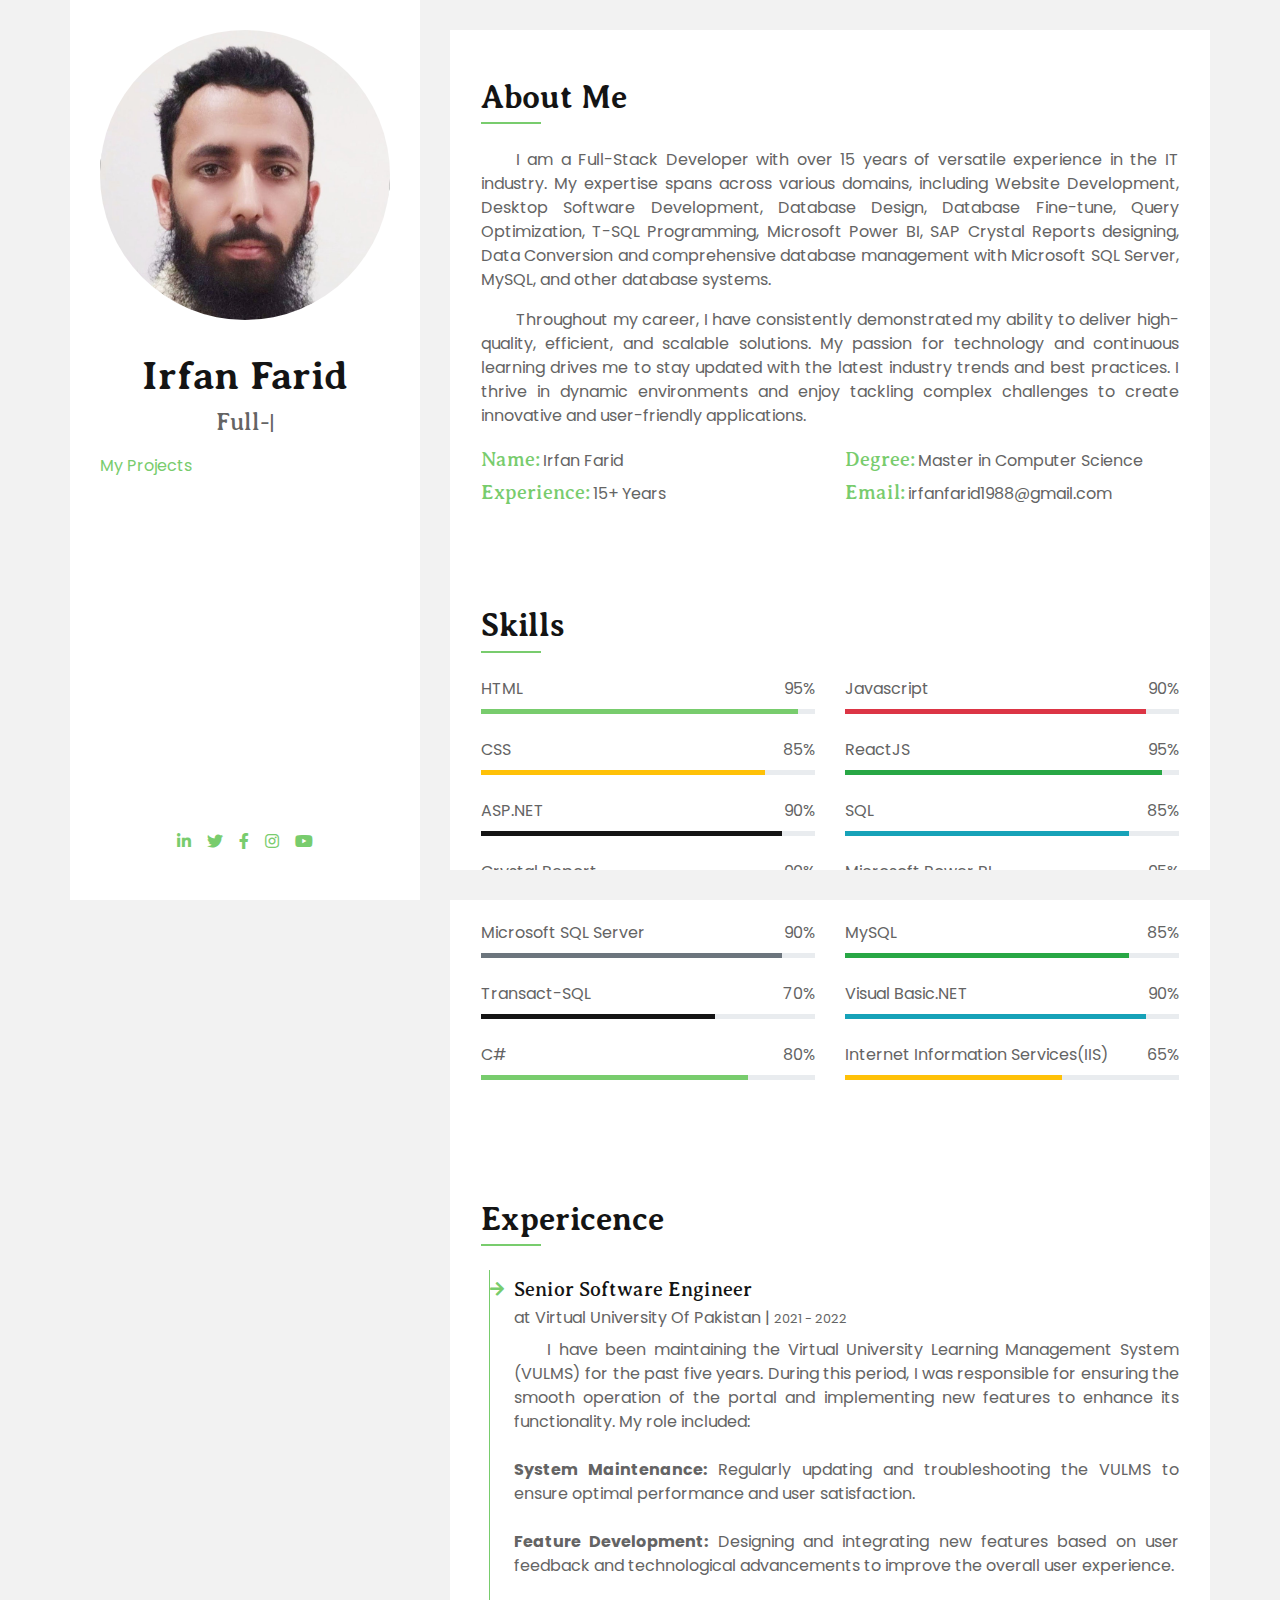
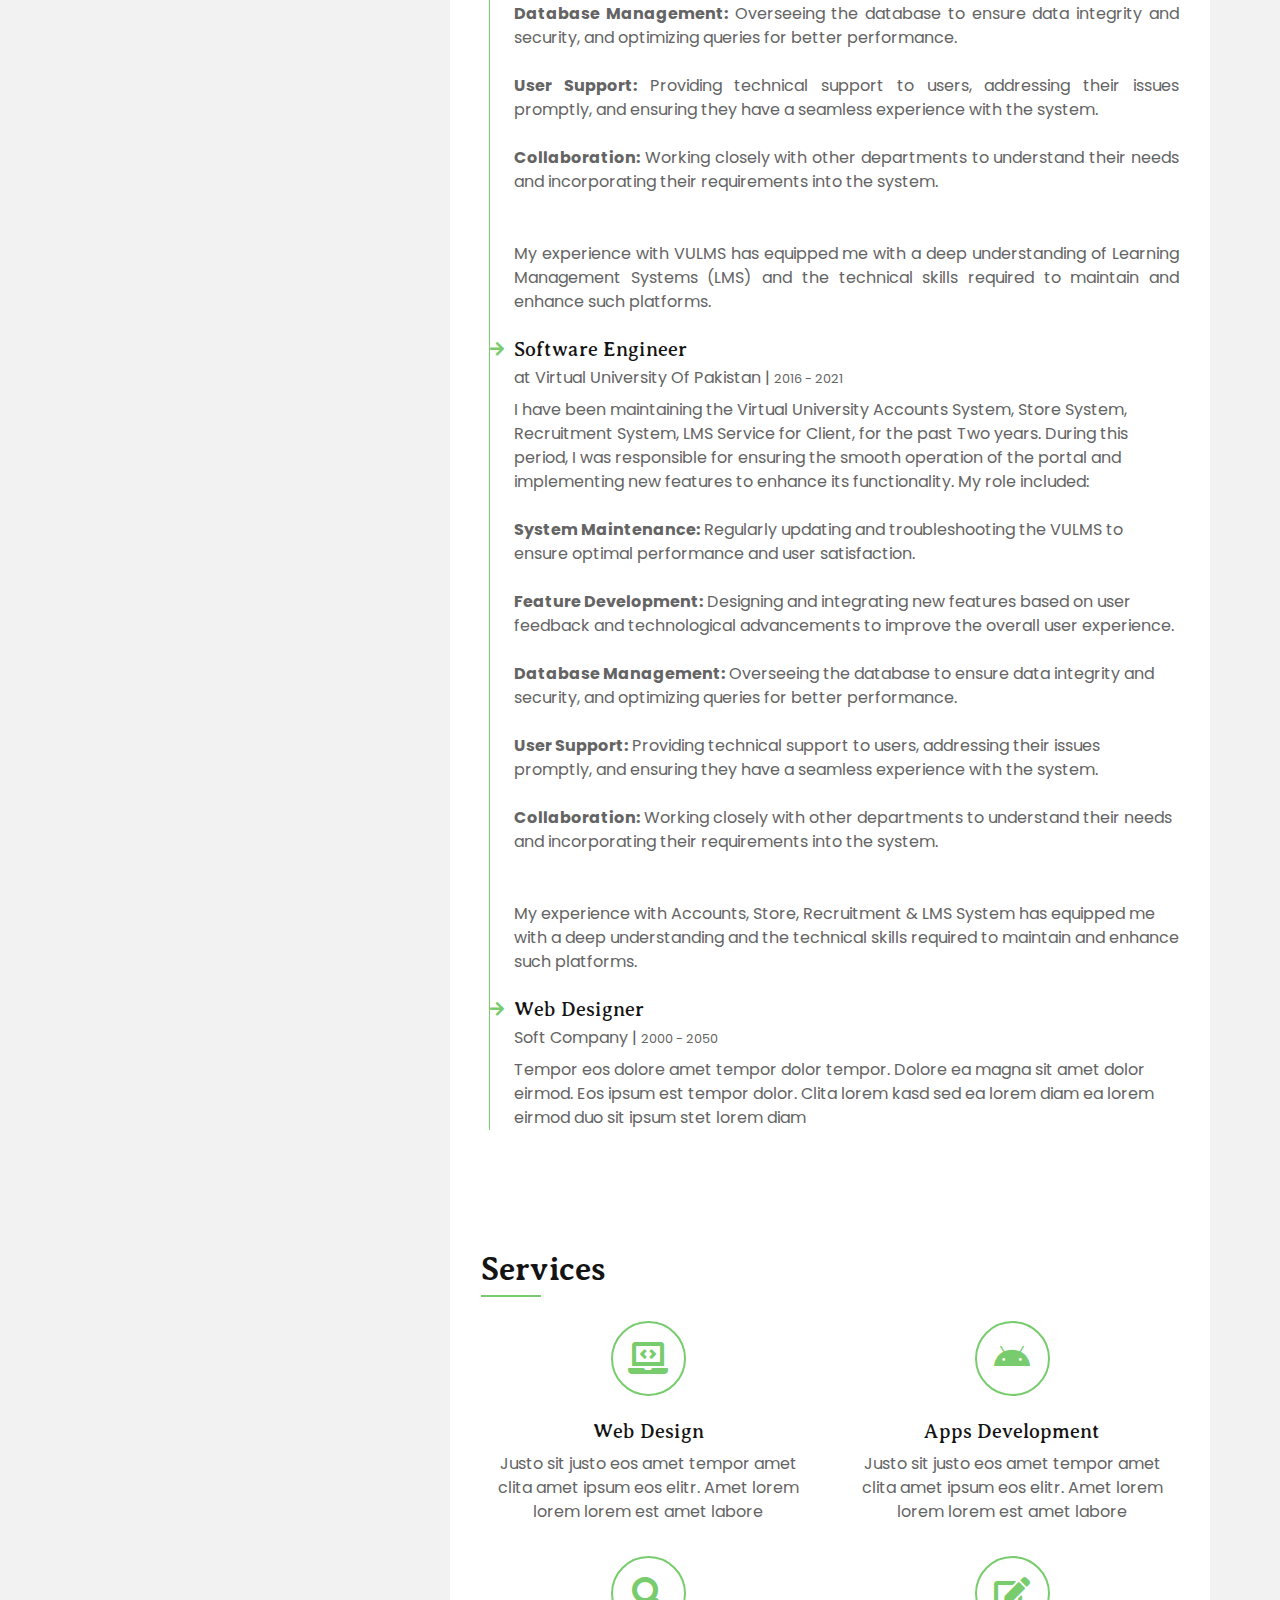
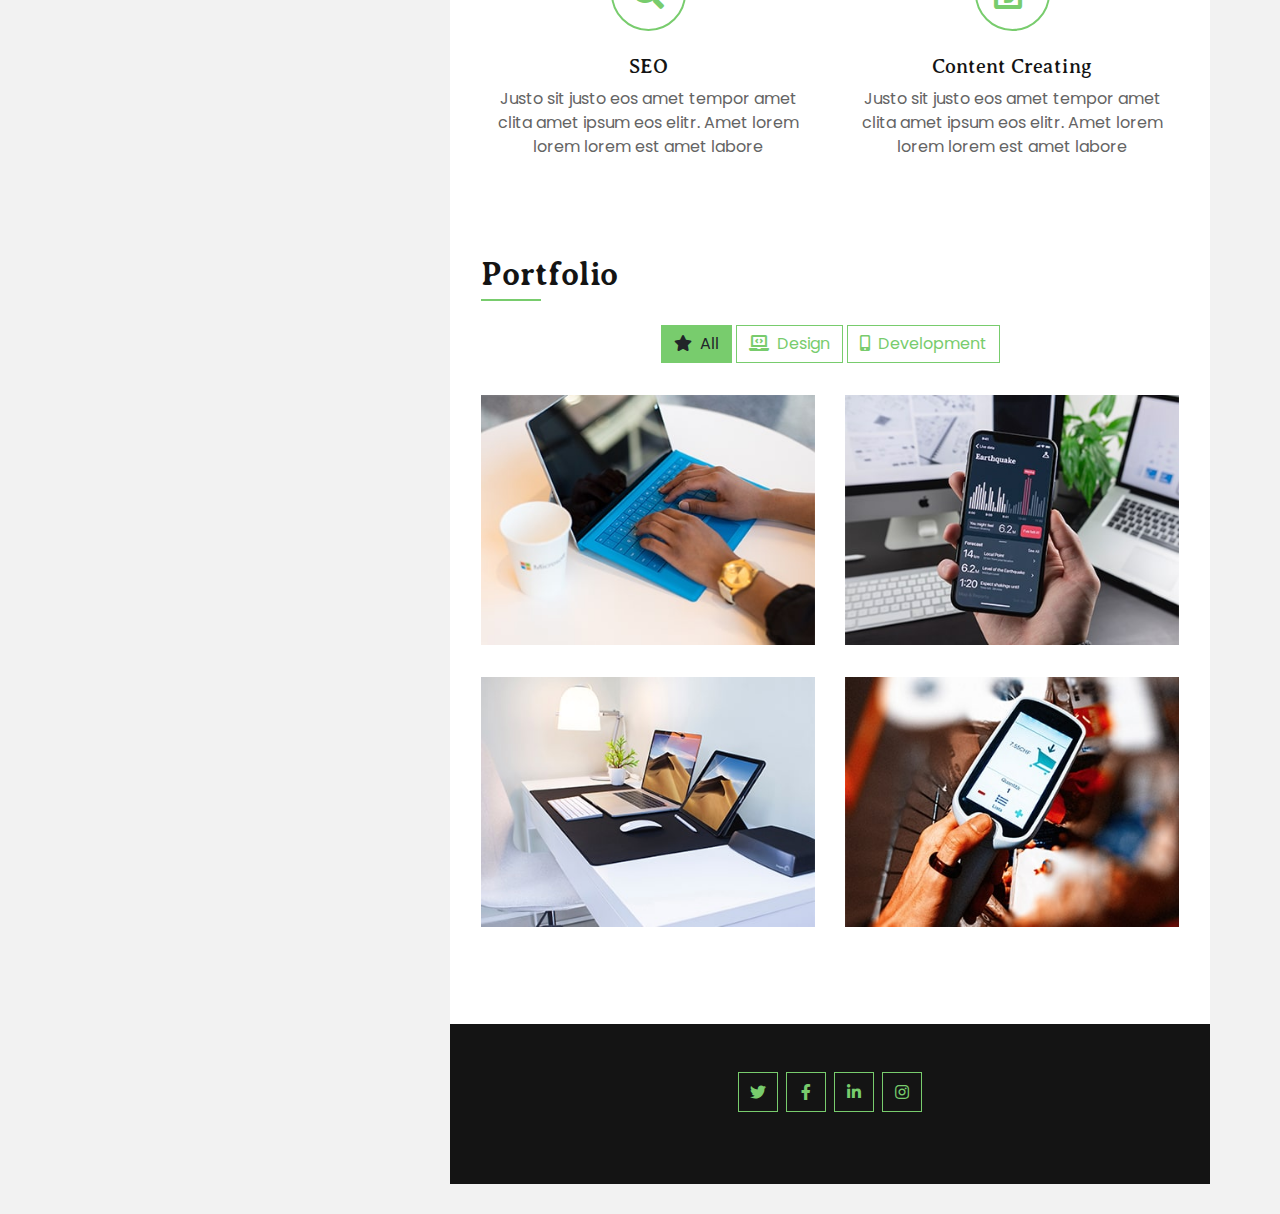
<file: index.html>
<!DOCTYPE html>
<html lang="en">
    <head>
        <meta charset="utf-8">
        <title>Irfan Farid - Portfolio</title>
        <meta content="width=device-width, initial-scale=1.0" name="viewport">
        <meta content="Free Website Template" name="keywords">
        <meta content="Free Website Template" name="description">

        <!-- Favicon -->
        <link href="img/favicon.ico" rel="icon">

        <!-- Google Fonts -->
        <link rel="preconnect" href="https://fonts.gstatic.com">
        <link href="https://fonts.googleapis.com/css2?family=Averia+Serif+Libre:wght@400;700&family=Poppins&display=swap" rel="stylesheet"> 

        <!-- Font Awesome -->
        <link href="https://cdnjs.cloudflare.com/ajax/libs/font-awesome/5.10.0/css/all.min.css" rel="stylesheet">

        <!-- Libraries Stylesheet -->
        <link href="lib/owlcarousel/assets/owl.carousel.min.css" rel="stylesheet">
        <link href="lib/lightbox/css/lightbox.min.css" rel="stylesheet">

        <!-- Customized Bootstrap Stylesheet -->
        <link href="css/style.css" rel="stylesheet">
    </head>

    <body data-spy="scroll" data-target=".navbar" data-offset="51">
        <div class="wrapper">
            <div class="sidebar">
                <div class="sidebar-text d-flex flex-column h-100 justify-content-center text-center">
                    <img class="w-100 img-fluid mb-4 " style="border-radius: 50%;" src="img/profile.jpg" alt="Image">
                    <h1 class="mt-2">Irfan Farid</h1>
                    <div class="mb-4" style="height: 22px;">
                        <h4 class="typed-text-output d-inline-block text-body"></h4>
                        <div class="typed-text d-none">Full-Stack Developer (.NET)</div>
                    </div>
                    <div class="mb-4" style="height: 22px; text-align: left; text-decoration: none;">
                        <a href="Project.html">My Projects</a>
                    </div>
                    <div class="d-flex justify-content-center mt-auto mb-3">
                        <a class="mx-2" href="https://www.linkedin.com/in/irfan-farid/"><i class="fab fa-linkedin-in"></i></a>
                        <a class="mx-2" href="#"><i class="fab fa-twitter"></i></a>
                        <a class="mx-2" href="#"><i class="fab fa-facebook-f"></i></a>
                        <a class="mx-2" href="#"><i class="fab fa-instagram"></i></a>
                        <a class="mx-2" href="#"><i class="fab fa-youtube"></i></a>
                    </div>
                    
                </div>
                <div class="sidebar-icon d-flex flex-column h-100 justify-content-center text-right">
                    <i class="fas fa-2x fa-angle-double-right text-primary"></i>
                </div>
            </div>
            <div class="content">
                <!-- About Start -->
                <div class="container bg-white py-5">
                    <div class="row px-3">
                        <div class="col-12">
                            <h2 class="title position-relative pb-2 mb-4">About Me</h2>
                        </div>
                        <div class="col-12">
                            <p style=" text-indent: 5%; text-align:justify;text-justify: inter-word;">
                                I am a Full-Stack Developer with over 15 years of versatile 
                                experience in the IT industry. My expertise spans across various domains, 
                                including Website Development, Desktop Software Development, Database Design, 
                                Database Fine-tune, Query Optimization, T-SQL Programming, Microsoft Power BI,
                                 SAP Crystal Reports designing, Data Conversion and comprehensive database 
                                 management with Microsoft SQL Server, MySQL, and other database systems.
                            </p>
                            <p style=" text-indent: 5%; text-align:justify;text-justify: inter-word;">
                                Throughout my career, I have consistently demonstrated my ability to deliver 
                                high-quality, efficient, and scalable solutions. My passion for technology 
                                and continuous learning drives me to stay updated with the latest industry 
                                trends and best practices. I thrive in dynamic environments and enjoy 
                                tackling complex challenges to create innovative and user-friendly 
                                applications.
                            </p>
                            <div class="row">
                                <div class="col-sm-6 py-1">
                                    <h5 class="d-inline text-primary">Name:</h5> Irfan Farid
                                </div>
                                <div class="col-sm-6 py-1">
                                    <h5 class="d-inline text-primary">Degree:</h5> Master in Computer Science
                                </div>
                                <div class="col-sm-6 py-1">
                                    <h5 class="d-inline text-primary">Experience:</h5> 15+ Years
                                </div>
                                <div class="col-sm-6 py-1">
                                    <h5 class="d-inline text-primary">Email:</h5> irfanfarid1988@gmail.com
                                </div>
                            </div>
                        </div>
                    </div>
                </div>
                <!-- About End -->


                <!-- Skills Start -->
                <div class="container bg-white py-5">
                    <div class="row px-3">
                        <div class="col-12">
                            <h2 class="title position-relative pb-2 mb-4">Skills</h2>
                        </div>
                        <div class="col-sm-6">
                            <div class="skill mb-4">
                                <div class="d-flex justify-content-between">
                                    <p class="mb-2">HTML</p>
                                    <p class="mb-2">95%</p>
                                </div>
                                <div class="progress">
                                    <div class="progress-bar bg-primary" role="progressbar" aria-valuenow="95" aria-valuemin="0" aria-valuemax="100"></div>
                                </div>
                            </div>
                            <div class="skill mb-4">
                                <div class="d-flex justify-content-between">
                                    <p class="mb-2">CSS</p>
                                    <p class="mb-2">85%</p>
                                </div>
                                <div class="progress">
                                    <div class="progress-bar bg-warning" role="progressbar" aria-valuenow="85" aria-valuemin="0" aria-valuemax="100"></div>
                                </div>
                            </div>
                            <div class="skill mb-4">
                                <div class="d-flex justify-content-between">
                                    <p class="mb-2">ASP.NET</p>
                                    <p class="mb-2">90%</p>
                                </div>
                                <div class="progress">
                                    <div class="progress-bar bg-dark" role="progressbar" aria-valuenow="90" aria-valuemin="0" aria-valuemax="100"></div>
                                </div>
                            </div>
                            <div class="skill mb-4">
                                <div class="d-flex justify-content-between">
                                    <p class="mb-2">Crystal Report</p>
                                    <p class="mb-2">90%</p>
                                </div>
                                <div class="progress">
                                    <div class="progress-bar bg-primary" role="progressbar" aria-valuenow="90" aria-valuemin="0" aria-valuemax="100"></div>
                                </div>
                            </div>
                            <div class="skill mb-4">
                                <div class="d-flex justify-content-between">
                                    <p class="mb-2">Microsoft SQL Server</p>
                                    <p class="mb-2">90%</p>
                                </div>
                                <div class="progress">
                                    <div class="progress-bar bg-secondary" role="progressbar" aria-valuenow="90" aria-valuemin="0" aria-valuemax="100"></div>
                                </div>
                            </div>
                            <div class="skill mb-4">
                                <div class="d-flex justify-content-between">
                                    <p class="mb-2">Transact-SQL</p>
                                    <p class="mb-2">70%</p>
                                </div>
                                <div class="progress">
                                    <div class="progress-bar bg-dark" role="progressbar" aria-valuenow="70" aria-valuemin="0" aria-valuemax="100"></div>
                                </div>
                            </div>
                            <div class="skill mb-4">
                                <div class="d-flex justify-content-between">
                                    <p class="mb-2">C#</p>
                                    <p class="mb-2">80%</p>
                                </div>
                                <div class="progress">
                                    <div class="progress-bar bg-primary" role="progressbar" aria-valuenow="80" aria-valuemin="0" aria-valuemax="100"></div>
                                </div>
                            </div>
                        </div>
                        <div class="col-sm-6">
                            <div class="skill mb-4">
                                <div class="d-flex justify-content-between">
                                    <p class="mb-2">Javascript</p>
                                    <p class="mb-2">90%</p>
                                </div>
                                <div class="progress">
                                    <div class="progress-bar bg-danger" role="progressbar" aria-valuenow="90" aria-valuemin="0" aria-valuemax="100"></div>
                                </div>
                            </div>
                            <div class="skill mb-4">
                                <div class="d-flex justify-content-between">
                                    <p class="mb-2">ReactJS</p>
                                    <p class="mb-2">95%</p>
                                </div>
                                <div class="progress">
                                    <div class="progress-bar bg-success" role="progressbar" aria-valuenow="95" aria-valuemin="0" aria-valuemax="100"></div>
                                </div>
                            </div>
                            <div class="skill mb-4">
                                <div class="d-flex justify-content-between">
                                    <p class="mb-2">SQL</p>
                                    <p class="mb-2">85%</p>
                                </div>
                                <div class="progress">
                                    <div class="progress-bar bg-info" role="progressbar" aria-valuenow="85" aria-valuemin="0" aria-valuemax="100"></div>
                                </div>
                            </div>
                            <div class="skill mb-4">
                                <div class="d-flex justify-content-between">
                                    <p class="mb-2">Microsoft Power BI</p>
                                    <p class="mb-2">95%</p>
                                </div>
                                <div class="progress">
                                    <div class="progress-bar bg-warning" role="progressbar" aria-valuenow="95" aria-valuemin="0" aria-valuemax="100"></div>
                                </div>
                            </div>
                            
                            <div class="skill mb-4">
                                <div class="d-flex justify-content-between">
                                    <p class="mb-2">MySQL</p>
                                    <p class="mb-2">85%</p>
                                </div>
                                <div class="progress">
                                    <div class="progress-bar bg-success" role="progressbar" aria-valuenow="85" aria-valuemin="0" aria-valuemax="100"></div>
                                </div>
                            </div>
                            <div class="skill mb-4">
                                <div class="d-flex justify-content-between">
                                    <p class="mb-2">Visual Basic.NET</p>
                                    <p class="mb-2">90%</p>
                                </div>
                                <div class="progress">
                                    <div class="progress-bar bg-info" role="progressbar" aria-valuenow="90" aria-valuemin="0" aria-valuemax="100"></div>
                                </div>
                            </div>
                            <div class="skill mb-4">
                                <div class="d-flex justify-content-between">
                                    <p class="mb-2">Internet Information Services(IIS)</p>
                                    <p class="mb-2">65%</p>
                                </div>
                                <div class="progress">
                                    <div class="progress-bar bg-warning" role="progressbar" aria-valuenow="65" aria-valuemin="0" aria-valuemax="100"></div>
                                </div>
                            </div>
                        </div>
                    </div>
                </div>
                <!-- Skills End -->


                <!-- Education Start -->
                <div class="container bg-white py-5">
                    <div class="row px-3">
                        <div class="col-12">
                            <h2 class="title position-relative pb-2 mb-4">Expericence</h2>
                        </div>
                        <div class="col-12">
                            <div class="border-left border-primary pt-2 pl-4 ml-2">
                                <div class="position-relative mb-4">
                                    <i class="fa fa-arrow-right text-primary position-absolute" style="top: 3px; left: -24px;"></i>
                                    <h5 class="mb-1">Senior Software Engineer</h5>
                                    <p class="mb-2">at Virtual University Of Pakistan | <small>2021 - 2022</small></p>
                                    <p style=" text-indent: 5%; text-align:justify;text-justify: inter-word;">
                                        I have been maintaining the Virtual University Learning Management System (VULMS) for the past five years. During this period, I was responsible for ensuring the smooth operation of the portal and implementing new features to enhance its functionality. My role included:
                                        <br><br>
                                        <b>System Maintenance:</b> Regularly updating and troubleshooting the VULMS to ensure optimal performance and user satisfaction.<br><br>
                                        <b>Feature Development:</b> Designing and integrating new features based on user feedback and technological advancements to improve the overall user experience.<br><br>
                                        <b>Database Management:</b> Overseeing the database to ensure data integrity and security, and optimizing queries for better performance.<br><br>
                                        <b>User Support:</b> Providing technical support to users, addressing their issues promptly, and ensuring they have a seamless experience with the system.<br><br>
                                        <b>Collaboration:</b> Working closely with other departments to understand their needs and incorporating their requirements into the system.<br><br><br>
                                        My experience with VULMS has equipped me with a deep understanding of Learning Management Systems (LMS) and the technical skills required to maintain and enhance such platforms.</p>
                                </div>
                                <div class="position-relative mb-4">
                                    <i class="fa fa-arrow-right text-primary position-absolute" style="top: 3px; left: -24px;"></i>
                                    <h5 class="mb-1">Software Engineer</h5>
                                    <p class="mb-2">at Virtual University Of Pakistan | <small>2016 - 2021</small></p>
                                    I have been maintaining the Virtual University Accounts System, Store System, Recruitment System, LMS Service for Client,  for the past Two years. During this period, I was responsible for ensuring the smooth operation of the portal and implementing new features to enhance its functionality. My role included:
                                        <br><br>
                                        <b>System Maintenance:</b> Regularly updating and troubleshooting the VULMS to ensure optimal performance and user satisfaction.<br><br>
                                        <b>Feature Development:</b> Designing and integrating new features based on user feedback and technological advancements to improve the overall user experience.<br><br>
                                        <b>Database Management:</b> Overseeing the database to ensure data integrity and security, and optimizing queries for better performance.<br><br>
                                        <b>User Support:</b> Providing technical support to users, addressing their issues promptly, and ensuring they have a seamless experience with the system.<br><br>
                                        <b>Collaboration:</b> Working closely with other departments to understand their needs and incorporating their requirements into the system.<br><br><br>
                                        My experience with Accounts, Store, Recruitment & LMS System has equipped me with a deep understanding and the technical skills required to maintain and enhance such platforms.</p>
                                </div>
                                <div class="position-relative mb-4">
                                    <i class="fa fa-arrow-right text-primary position-absolute" style="top: 3px; left: -24px;"></i>
                                    <h5 class="mb-1">Web Designer</h5>
                                    <p class="mb-2">Soft Company | <small>2000 - 2050</small></p>
                                    <p>Tempor eos dolore amet tempor dolor tempor. Dolore ea magna sit amet dolor eirmod. Eos ipsum est tempor dolor. Clita lorem kasd sed ea lorem diam ea lorem eirmod duo sit ipsum stet lorem diam</p>
                                </div>
                            </div>
                        </div>
                    </div>
                </div>
                <!-- Education End -->
                

                <!-- Services Start -->
                <div class="container bg-white pt-5 pb-3">
                    <div class="row px-3">
                        <div class="col-12">
                            <h2 class="title position-relative pb-2 mb-4">Services</h2>
                        </div>
                        <div class="col-md-6 service-item text-center mb-3">
                            <i class="fa fa-2x fa-laptop-code mx-auto mb-4"></i>
                            <h5 class="mb-2">Web Design</h5>
                            <p>Justo sit justo eos amet tempor amet clita amet ipsum eos elitr. Amet lorem lorem lorem est amet labore</p>
                        </div>
                        <div class="col-md-6 service-item text-center mb-3">
                            <i class="fab fa-2x fa-android mx-auto mb-4"></i>
                            <h5 class="mb-2">Apps Development</h5>
                            <p>Justo sit justo eos amet tempor amet clita amet ipsum eos elitr. Amet lorem lorem lorem est amet labore</p>
                        </div>
                        <div class="col-md-6 service-item text-center mb-3">
                            <i class="fa fa-2x fa-search mx-auto mb-4"></i>
                            <h5 class="mb-2">SEO</h5>
                            <p>Justo sit justo eos amet tempor amet clita amet ipsum eos elitr. Amet lorem lorem lorem est amet labore</p>
                        </div>
                        <div class="col-md-6 service-item text-center mb-3">
                            <i class="fa fa-2x fa-edit mx-auto mb-4"></i>
                            <h5 class="mb-2">Content Creating</h5>
                            <p>Justo sit justo eos amet tempor amet clita amet ipsum eos elitr. Amet lorem lorem lorem est amet labore</p>
                        </div>
                    </div>
                </div>
                <!-- Services End -->


                <!-- Portfolio Start -->
                <div class="container bg-white pt-5 pb-3">
                    <div class="row px-3">
                        <div class="col-12">
                            <h2 class="title position-relative pb-2 mb-4">Portfolio</h2>
                        </div>
                        <div class="col-12">
                            <div class="row">
                                <div class="col-12 text-center mb-2">
                                    <ul class="list-inline mb-4" id="portfolio-flters">
                                        <li class="btn btn-outline-primary active"  data-filter="*"><i class="fa fa-star mr-2"></i>All</li>
                                        <li class="btn btn-outline-primary" data-filter=".first"><i class="fa fa-laptop-code mr-2"></i>Design</li>
                                        <li class="btn btn-outline-primary" data-filter=".second"><i class="fa fa-mobile-alt mr-2"></i>Development</li>
                                    </ul>
                                </div>
                            </div>
                            <div class="row portfolio-container">
                                <div class="col-md-6 mb-4 portfolio-item first">
                                    <div class="position-relative overflow-hidden mb-2">
                                        <img class="img-fluid w-100" src="img/portfolio-1.jpg" alt="">
                                        <div class="portfolio-btn d-flex align-items-center justify-content-center">
                                            <a href="img/portfolio-1.jpg" data-lightbox="portfolio">
                                                <i class="fa fa-4x fa-plus text-white"></i>
                                            </a>
                                        </div>
                                    </div>
                                </div>
                                <div class="col-md-6 mb-4 portfolio-item second">
                                    <div class="position-relative overflow-hidden mb-2">
                                        <img class="img-fluid w-100" src="img/portfolio-2.jpg" alt="">
                                        <div class="portfolio-btn d-flex align-items-center justify-content-center">
                                            <a href="img/portfolio-2.jpg" data-lightbox="portfolio">
                                                <i class="fa fa-4x fa-plus text-white"></i>
                                            </a>
                                        </div>
                                    </div>
                                </div>
                                <div class="col-md-6 mb-4 portfolio-item first">
                                    <div class="position-relative overflow-hidden mb-2">
                                        <img class="img-fluid w-100" src="img/portfolio-3.jpg" alt="">
                                        <div class="portfolio-btn d-flex align-items-center justify-content-center">
                                            <a href="img/portfolio-3.jpg" data-lightbox="portfolio">
                                                <i class="fa fa-4x fa-plus text-white"></i>
                                            </a>
                                        </div>
                                    </div>
                                </div>
                                <div class="col-md-6 mb-4 portfolio-item second">
                                    <div class="position-relative overflow-hidden mb-2">
                                        <img class="img-fluid w-100" src="img/portfolio-4.jpg" alt="">
                                        <div class="portfolio-btn d-flex align-items-center justify-content-center">
                                            <a href="img/portfolio-4.jpg" data-lightbox="portfolio">
                                                <i class="fa fa-4x fa-plus text-white"></i>
                                            </a>
                                        </div>
                                    </div>
                                </div>
                            </div>
                        </div>
                    </div>
                </div>
                <!-- Portfolio End -->


                <!-- Footer Start -->
                <div class="container-fluid bg-white pt-5 px-0">
                    <div class="container bg-dark text-light text-center py-5">
                        <div class="d-flex justify-content-center mb-4">
                            <a class="btn btn-outline-primary btn-square mr-2" href="#"><i class="fab fa-twitter"></i></a>
                            <a class="btn btn-outline-primary btn-square mr-2" href="#"><i class="fab fa-facebook-f"></i></a>
                            <a class="btn btn-outline-primary btn-square mr-2" href="https://www.linkedin.com/in/irfan-farid/"><i class="fab fa-linkedin-in"></i></a>
                            <a class="btn btn-outline-primary btn-square" href="#"><i class="fab fa-instagram"></i></a>
                        </div>
                    </div>
                </div>
                <!-- Footer End -->
            </div>
        </div>
        
        <!-- Back to Top -->
        <a href="#" class="back-to-top"><i class="fa fa-angle-double-up"></i></a>
        
        <!-- JavaScript Libraries -->
        <script src="https://code.jquery.com/jquery-3.4.1.min.js"></script>
        <script src="https://stackpath.bootstrapcdn.com/bootstrap/4.4.1/js/bootstrap.bundle.min.js"></script>
        <script src="lib/typed/typed.min.js"></script>
        <script src="lib/easing/easing.min.js"></script>
        <script src="lib/waypoints/waypoints.min.js"></script>
        <script src="lib/owlcarousel/owl.carousel.min.js"></script>
        <script src="lib/isotope/isotope.pkgd.min.js"></script>
        <script src="lib/lightbox/js/lightbox.min.js"></script>

        <!-- Contact Javascript File -->
        <script src="mail/jqBootstrapValidation.min.js"></script>
        <script src="mail/contact.js"></script>

        <!-- Template Javascript -->
        <script src="js/main.js"></script>
    </body>
</html>
</file>
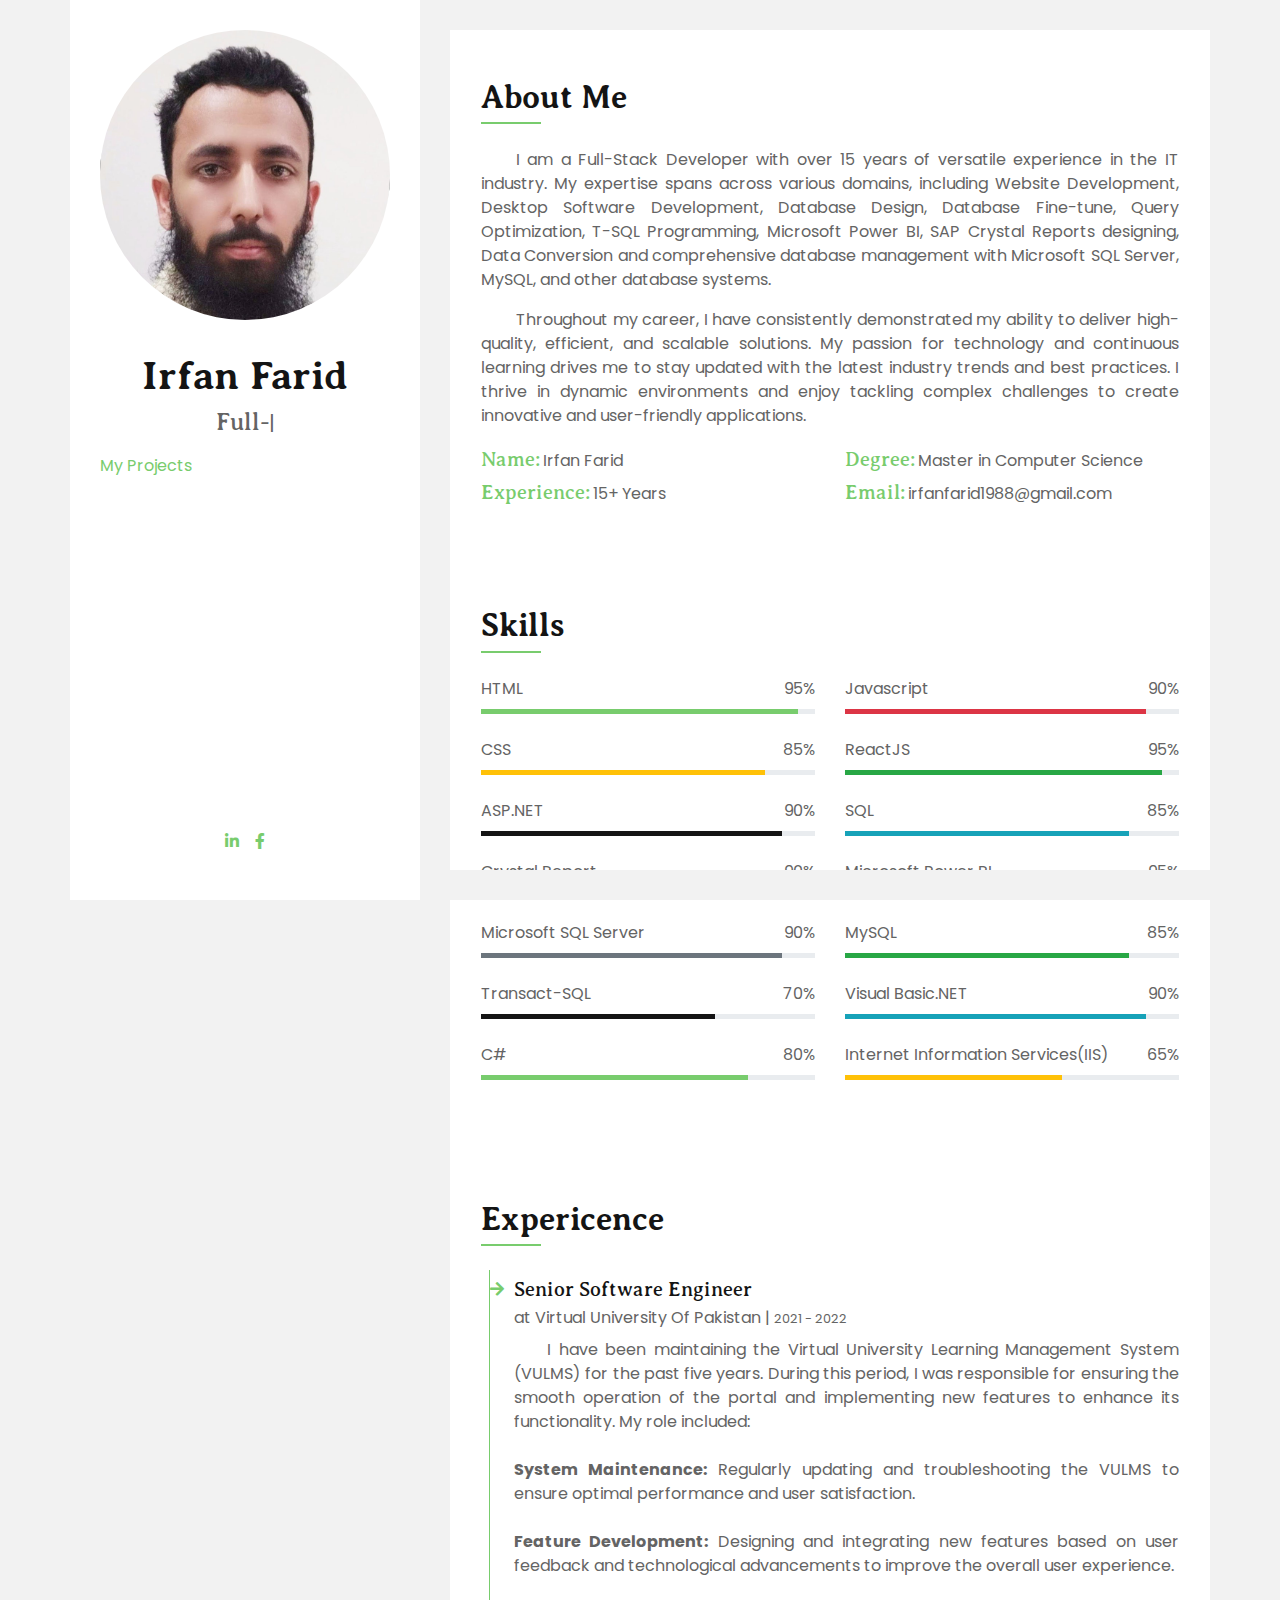
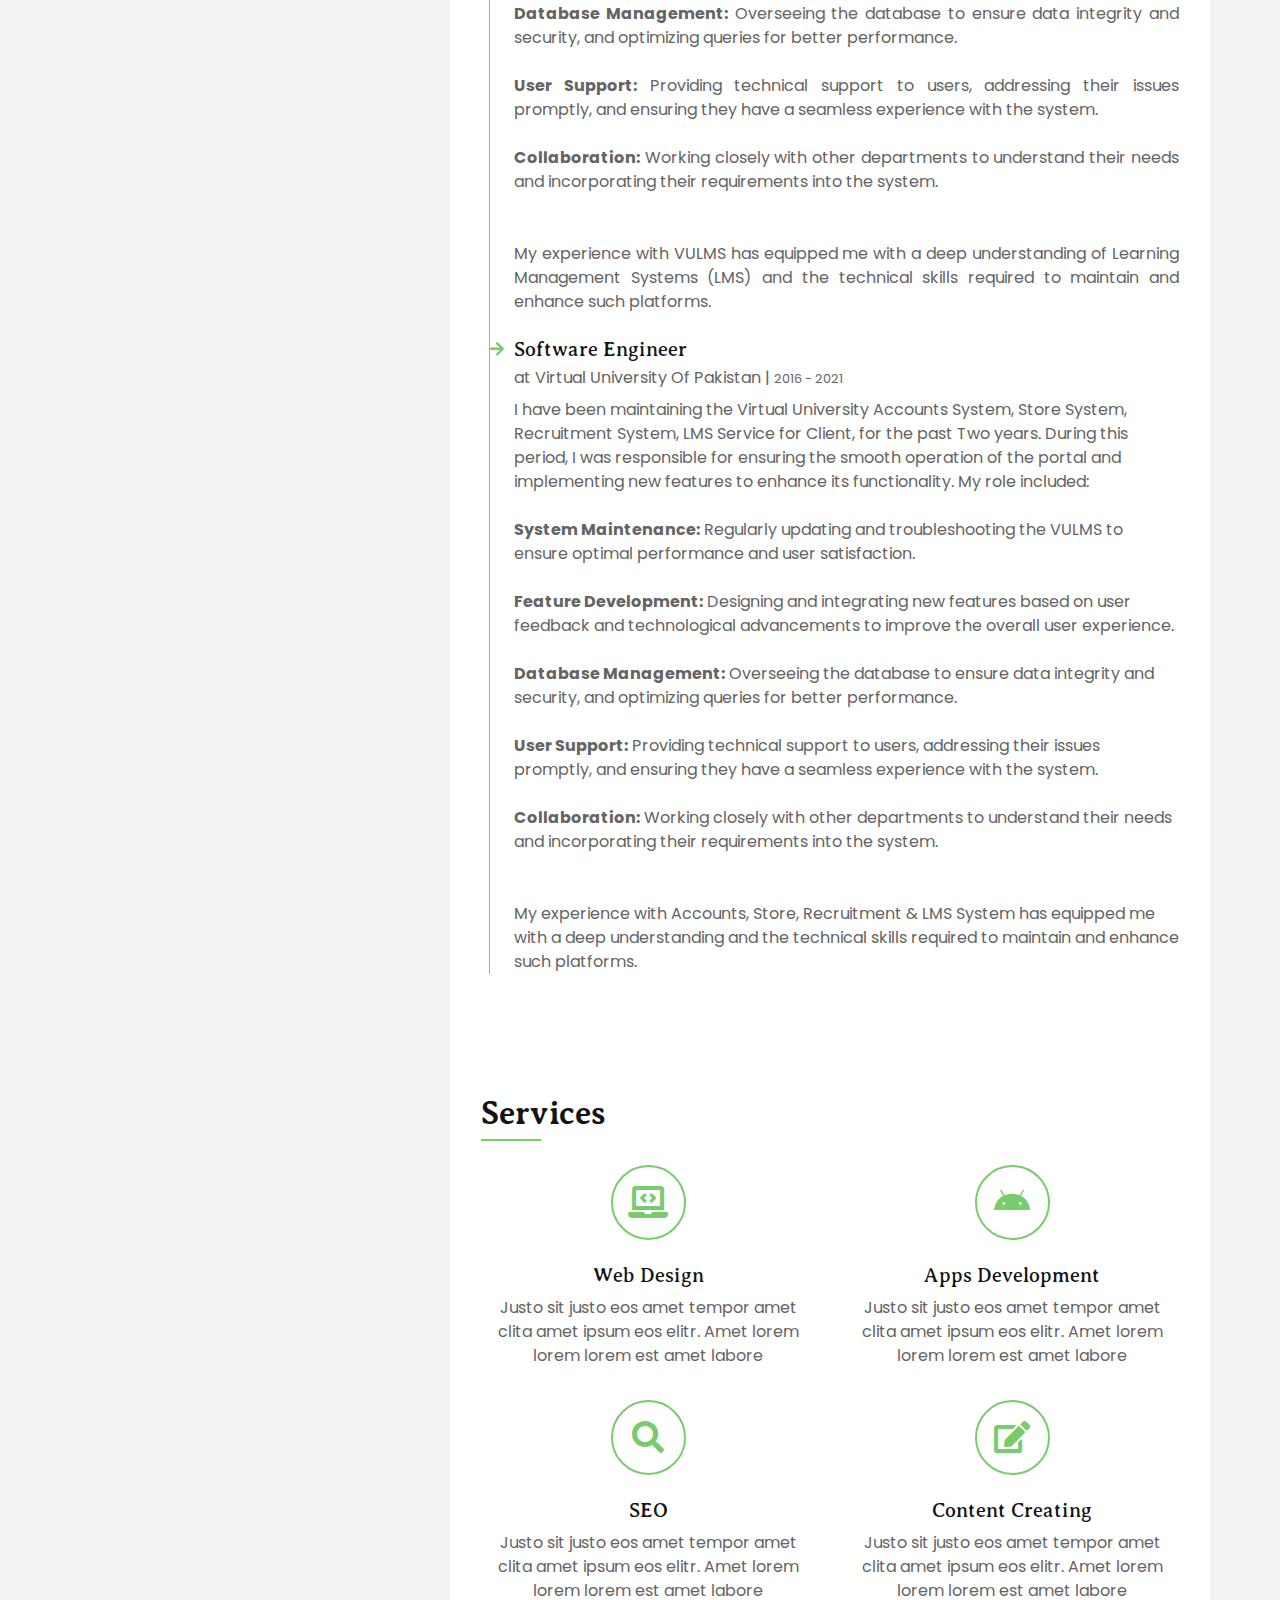
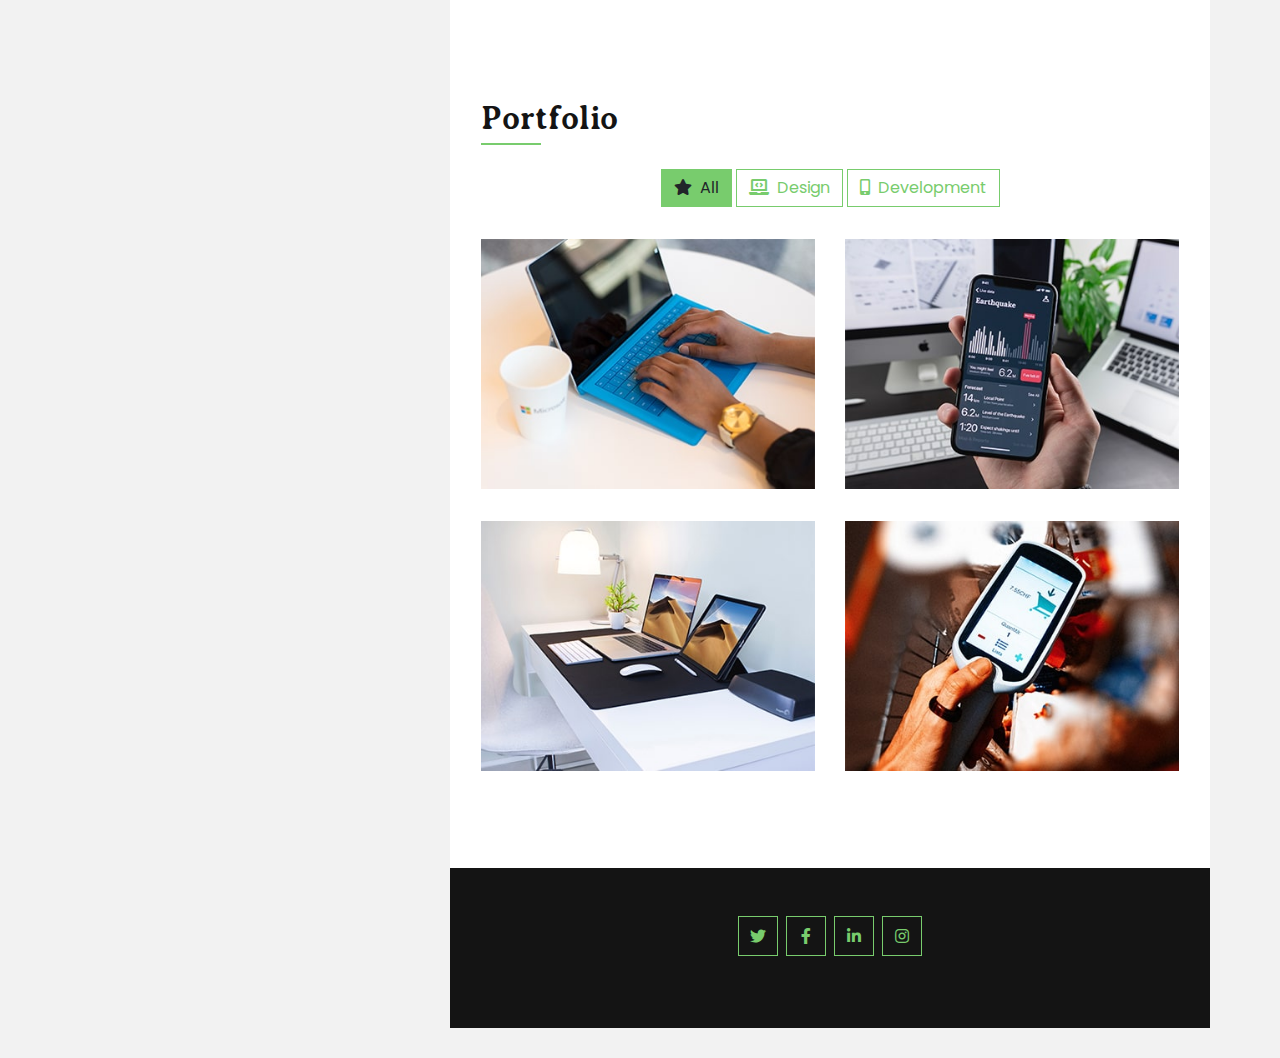
<file: xindex.html>
<!DOCTYPE html>
<html lang="en">
    <head>
        <meta charset="utf-8">
        <title>Irfan Farid - Portfolio</title>
        <meta content="width=device-width, initial-scale=1.0" name="viewport">
        <meta content="Free Website Template" name="keywords">
        <meta content="Free Website Template" name="description">

        <!-- Favicon -->
        <link href="img/favicon.ico" rel="icon">

        <!-- Google Fonts -->
        <link rel="preconnect" href="https://fonts.gstatic.com">
        <link href="https://fonts.googleapis.com/css2?family=Averia+Serif+Libre:wght@400;700&family=Poppins&display=swap" rel="stylesheet"> 

        <!-- Font Awesome -->
        <link href="https://cdnjs.cloudflare.com/ajax/libs/font-awesome/5.10.0/css/all.min.css" rel="stylesheet">

        <!-- Libraries Stylesheet -->
        <link href="lib/owlcarousel/assets/owl.carousel.min.css" rel="stylesheet">
        <link href="lib/lightbox/css/lightbox.min.css" rel="stylesheet">

        <!-- Customized Bootstrap Stylesheet -->
        <link href="css/style.css" rel="stylesheet">
    </head>

    <body data-spy="scroll" data-target=".navbar" data-offset="51">
        <div class="wrapper">
            <div class="sidebar">
                <div class="sidebar-text d-flex flex-column h-100 justify-content-center text-center">
                    <img class="w-100 img-fluid mb-4 " style="border-radius: 50%;" src="img/profile.jpg" alt="Image">
                    <h1 class="mt-2">Irfan Farid</h1>
                    <div class="mb-4" style="height: 22px;">
                        <h4 class="typed-text-output d-inline-block text-body"></h4>
                        <div class="typed-text d-none">Full-Stack Developer (.NET)</div>
                    </div>
                    <div class="mb-4" style="height: 22px; text-align: left; text-decoration: none;">
                        <a href="Project.html">My Projects</a>
                    </div>
                    <div class="d-flex justify-content-center mt-auto mb-3">
                        <a class="mx-2" href="https://www.linkedin.com/in/irfan-farid/"><i class="fab fa-linkedin-in"></i></a>
                        <a class="mx-2" href="https://www.facebook.com/iaamprogrammer"><i class="fab fa-facebook-f"></i></a>
                    </div>
                    
                </div>
                <div class="sidebar-icon d-flex flex-column h-100 justify-content-center text-right">
                    <i class="fas fa-2x fa-angle-double-right text-primary"></i>
                </div>
            </div>
            <div class="content">
                <!-- About Start -->
                <div class="container bg-white py-5">
                    <div class="row px-3">
                        <div class="col-12">
                            <h2 class="title position-relative pb-2 mb-4">About Me</h2>
                        </div>
                        <div class="col-12">
                            <p style=" text-indent: 5%; text-align:justify;text-justify: inter-word;">
                                I am a Full-Stack Developer with over 15 years of versatile 
                                experience in the IT industry. My expertise spans across various domains, 
                                including Website Development, Desktop Software Development, Database Design, 
                                Database Fine-tune, Query Optimization, T-SQL Programming, Microsoft Power BI,
                                 SAP Crystal Reports designing, Data Conversion and comprehensive database 
                                 management with Microsoft SQL Server, MySQL, and other database systems.
                            </p>
                            <p style=" text-indent: 5%; text-align:justify;text-justify: inter-word;">
                                Throughout my career, I have consistently demonstrated my ability to deliver 
                                high-quality, efficient, and scalable solutions. My passion for technology 
                                and continuous learning drives me to stay updated with the latest industry 
                                trends and best practices. I thrive in dynamic environments and enjoy 
                                tackling complex challenges to create innovative and user-friendly 
                                applications.
                            </p>
                            <div class="row">
                                <div class="col-sm-6 py-1">
                                    <h5 class="d-inline text-primary">Name:</h5> Irfan Farid
                                </div>
                                <div class="col-sm-6 py-1">
                                    <h5 class="d-inline text-primary">Degree:</h5> Master in Computer Science
                                </div>
                                <div class="col-sm-6 py-1">
                                    <h5 class="d-inline text-primary">Experience:</h5> 15+ Years
                                </div>
                                <div class="col-sm-6 py-1">
                                    <h5 class="d-inline text-primary">Email:</h5> irfanfarid1988@gmail.com
                                </div>
                            </div>
                        </div>
                    </div>
                </div>
                <!-- About End -->


                <!-- Skills Start -->
                <div class="container bg-white py-5">
                    <div class="row px-3">
                        <div class="col-12">
                            <h2 class="title position-relative pb-2 mb-4">Skills</h2>
                        </div>
                        <div class="col-sm-6">
                            <div class="skill mb-4">
                                <div class="d-flex justify-content-between">
                                    <p class="mb-2">HTML</p>
                                    <p class="mb-2">95%</p>
                                </div>
                                <div class="progress">
                                    <div class="progress-bar bg-primary" role="progressbar" aria-valuenow="95" aria-valuemin="0" aria-valuemax="100"></div>
                                </div>
                            </div>
                            <div class="skill mb-4">
                                <div class="d-flex justify-content-between">
                                    <p class="mb-2">CSS</p>
                                    <p class="mb-2">85%</p>
                                </div>
                                <div class="progress">
                                    <div class="progress-bar bg-warning" role="progressbar" aria-valuenow="85" aria-valuemin="0" aria-valuemax="100"></div>
                                </div>
                            </div>
                            <div class="skill mb-4">
                                <div class="d-flex justify-content-between">
                                    <p class="mb-2">ASP.NET</p>
                                    <p class="mb-2">90%</p>
                                </div>
                                <div class="progress">
                                    <div class="progress-bar bg-dark" role="progressbar" aria-valuenow="90" aria-valuemin="0" aria-valuemax="100"></div>
                                </div>
                            </div>
                            <div class="skill mb-4">
                                <div class="d-flex justify-content-between">
                                    <p class="mb-2">Crystal Report</p>
                                    <p class="mb-2">90%</p>
                                </div>
                                <div class="progress">
                                    <div class="progress-bar bg-primary" role="progressbar" aria-valuenow="90" aria-valuemin="0" aria-valuemax="100"></div>
                                </div>
                            </div>
                            <div class="skill mb-4">
                                <div class="d-flex justify-content-between">
                                    <p class="mb-2">Microsoft SQL Server</p>
                                    <p class="mb-2">90%</p>
                                </div>
                                <div class="progress">
                                    <div class="progress-bar bg-secondary" role="progressbar" aria-valuenow="90" aria-valuemin="0" aria-valuemax="100"></div>
                                </div>
                            </div>
                            <div class="skill mb-4">
                                <div class="d-flex justify-content-between">
                                    <p class="mb-2">Transact-SQL</p>
                                    <p class="mb-2">70%</p>
                                </div>
                                <div class="progress">
                                    <div class="progress-bar bg-dark" role="progressbar" aria-valuenow="70" aria-valuemin="0" aria-valuemax="100"></div>
                                </div>
                            </div>
                            <div class="skill mb-4">
                                <div class="d-flex justify-content-between">
                                    <p class="mb-2">C#</p>
                                    <p class="mb-2">80%</p>
                                </div>
                                <div class="progress">
                                    <div class="progress-bar bg-primary" role="progressbar" aria-valuenow="80" aria-valuemin="0" aria-valuemax="100"></div>
                                </div>
                            </div>
                        </div>
                        <div class="col-sm-6">
                            <div class="skill mb-4">
                                <div class="d-flex justify-content-between">
                                    <p class="mb-2">Javascript</p>
                                    <p class="mb-2">90%</p>
                                </div>
                                <div class="progress">
                                    <div class="progress-bar bg-danger" role="progressbar" aria-valuenow="90" aria-valuemin="0" aria-valuemax="100"></div>
                                </div>
                            </div>
                            <div class="skill mb-4">
                                <div class="d-flex justify-content-between">
                                    <p class="mb-2">ReactJS</p>
                                    <p class="mb-2">95%</p>
                                </div>
                                <div class="progress">
                                    <div class="progress-bar bg-success" role="progressbar" aria-valuenow="95" aria-valuemin="0" aria-valuemax="100"></div>
                                </div>
                            </div>
                            <div class="skill mb-4">
                                <div class="d-flex justify-content-between">
                                    <p class="mb-2">SQL</p>
                                    <p class="mb-2">85%</p>
                                </div>
                                <div class="progress">
                                    <div class="progress-bar bg-info" role="progressbar" aria-valuenow="85" aria-valuemin="0" aria-valuemax="100"></div>
                                </div>
                            </div>
                            <div class="skill mb-4">
                                <div class="d-flex justify-content-between">
                                    <p class="mb-2">Microsoft Power BI</p>
                                    <p class="mb-2">95%</p>
                                </div>
                                <div class="progress">
                                    <div class="progress-bar bg-warning" role="progressbar" aria-valuenow="95" aria-valuemin="0" aria-valuemax="100"></div>
                                </div>
                            </div>
                            
                            <div class="skill mb-4">
                                <div class="d-flex justify-content-between">
                                    <p class="mb-2">MySQL</p>
                                    <p class="mb-2">85%</p>
                                </div>
                                <div class="progress">
                                    <div class="progress-bar bg-success" role="progressbar" aria-valuenow="85" aria-valuemin="0" aria-valuemax="100"></div>
                                </div>
                            </div>
                            <div class="skill mb-4">
                                <div class="d-flex justify-content-between">
                                    <p class="mb-2">Visual Basic.NET</p>
                                    <p class="mb-2">90%</p>
                                </div>
                                <div class="progress">
                                    <div class="progress-bar bg-info" role="progressbar" aria-valuenow="90" aria-valuemin="0" aria-valuemax="100"></div>
                                </div>
                            </div>
                            <div class="skill mb-4">
                                <div class="d-flex justify-content-between">
                                    <p class="mb-2">Internet Information Services(IIS)</p>
                                    <p class="mb-2">65%</p>
                                </div>
                                <div class="progress">
                                    <div class="progress-bar bg-warning" role="progressbar" aria-valuenow="65" aria-valuemin="0" aria-valuemax="100"></div>
                                </div>
                            </div>
                        </div>
                    </div>
                </div>
                <!-- Skills End -->


                <!-- Education Start -->
                <div class="container bg-white py-5">
                    <div class="row px-3">
                        <div class="col-12">
                            <h2 class="title position-relative pb-2 mb-4">Expericence</h2>
                        </div>
                        <div class="col-12">
                            <div class="border-left border-primary pt-2 pl-4 ml-2">
                                <div class="position-relative mb-4">
                                    <i class="fa fa-arrow-right text-primary position-absolute" style="top: 3px; left: -24px;"></i>
                                    <h5 class="mb-1">Senior Software Engineer</h5>
                                    <p class="mb-2">at Virtual University Of Pakistan | <small>2021 - 2022</small></p>
                                    <p style=" text-indent: 5%; text-align:justify;text-justify: inter-word;">
                                        I have been maintaining the Virtual University Learning Management System (VULMS) for the past five years. During this period, I was responsible for ensuring the smooth operation of the portal and implementing new features to enhance its functionality. My role included:
                                        <br><br>
                                        <b>System Maintenance:</b> Regularly updating and troubleshooting the VULMS to ensure optimal performance and user satisfaction.<br><br>
                                        <b>Feature Development:</b> Designing and integrating new features based on user feedback and technological advancements to improve the overall user experience.<br><br>
                                        <b>Database Management:</b> Overseeing the database to ensure data integrity and security, and optimizing queries for better performance.<br><br>
                                        <b>User Support:</b> Providing technical support to users, addressing their issues promptly, and ensuring they have a seamless experience with the system.<br><br>
                                        <b>Collaboration:</b> Working closely with other departments to understand their needs and incorporating their requirements into the system.<br><br><br>
                                        My experience with VULMS has equipped me with a deep understanding of Learning Management Systems (LMS) and the technical skills required to maintain and enhance such platforms.</p>
                                </div>
                                <div class="position-relative mb-4">
                                    <i class="fa fa-arrow-right text-primary position-absolute" style="top: 3px; left: -24px;"></i>
                                    <h5 class="mb-1">Software Engineer</h5>
                                    <p class="mb-2">at Virtual University Of Pakistan | <small>2016 - 2021</small></p>
                                    I have been maintaining the Virtual University Accounts System, Store System, Recruitment System, LMS Service for Client,  for the past Two years. During this period, I was responsible for ensuring the smooth operation of the portal and implementing new features to enhance its functionality. My role included:
                                        <br><br>
                                        <b>System Maintenance:</b> Regularly updating and troubleshooting the VULMS to ensure optimal performance and user satisfaction.<br><br>
                                        <b>Feature Development:</b> Designing and integrating new features based on user feedback and technological advancements to improve the overall user experience.<br><br>
                                        <b>Database Management:</b> Overseeing the database to ensure data integrity and security, and optimizing queries for better performance.<br><br>
                                        <b>User Support:</b> Providing technical support to users, addressing their issues promptly, and ensuring they have a seamless experience with the system.<br><br>
                                        <b>Collaboration:</b> Working closely with other departments to understand their needs and incorporating their requirements into the system.<br><br><br>
                                        My experience with Accounts, Store, Recruitment & LMS System has equipped me with a deep understanding and the technical skills required to maintain and enhance such platforms.</p>
                                </div>
                            </div>
                        </div>
                    </div>
                </div>
                <!-- Education End -->
                

                <!-- Services Start -->
                <div class="container bg-white pt-5 pb-3">
                    <div class="row px-3">
                        <div class="col-12">
                            <h2 class="title position-relative pb-2 mb-4">Services</h2>
                        </div>
                        <div class="col-md-6 service-item text-center mb-3">
                            <i class="fa fa-2x fa-laptop-code mx-auto mb-4"></i>
                            <h5 class="mb-2">Web Design</h5>
                            <p>Justo sit justo eos amet tempor amet clita amet ipsum eos elitr. Amet lorem lorem lorem est amet labore</p>
                        </div>
                        <div class="col-md-6 service-item text-center mb-3">
                            <i class="fab fa-2x fa-android mx-auto mb-4"></i>
                            <h5 class="mb-2">Apps Development</h5>
                            <p>Justo sit justo eos amet tempor amet clita amet ipsum eos elitr. Amet lorem lorem lorem est amet labore</p>
                        </div>
                        <div class="col-md-6 service-item text-center mb-3">
                            <i class="fa fa-2x fa-search mx-auto mb-4"></i>
                            <h5 class="mb-2">SEO</h5>
                            <p>Justo sit justo eos amet tempor amet clita amet ipsum eos elitr. Amet lorem lorem lorem est amet labore</p>
                        </div>
                        <div class="col-md-6 service-item text-center mb-3">
                            <i class="fa fa-2x fa-edit mx-auto mb-4"></i>
                            <h5 class="mb-2">Content Creating</h5>
                            <p>Justo sit justo eos amet tempor amet clita amet ipsum eos elitr. Amet lorem lorem lorem est amet labore</p>
                        </div>
                    </div>
                </div>
                <!-- Services End -->


                <!-- Portfolio Start -->
                <div class="container bg-white pt-5 pb-3">
                    <div class="row px-3">
                        <div class="col-12">
                            <h2 class="title position-relative pb-2 mb-4">Portfolio</h2>
                        </div>
                        <div class="col-12">
                            <div class="row">
                                <div class="col-12 text-center mb-2">
                                    <ul class="list-inline mb-4" id="portfolio-flters">
                                        <li class="btn btn-outline-primary active"  data-filter="*"><i class="fa fa-star mr-2"></i>All</li>
                                        <li class="btn btn-outline-primary" data-filter=".first"><i class="fa fa-laptop-code mr-2"></i>Design</li>
                                        <li class="btn btn-outline-primary" data-filter=".second"><i class="fa fa-mobile-alt mr-2"></i>Development</li>
                                    </ul>
                                </div>
                            </div>
                            <div class="row portfolio-container">
                                <div class="col-md-6 mb-4 portfolio-item first">
                                    <div class="position-relative overflow-hidden mb-2">
                                        <img class="img-fluid w-100" src="img/portfolio-1.jpg" alt="">
                                        <div class="portfolio-btn d-flex align-items-center justify-content-center">
                                            <a href="img/portfolio-1.jpg" data-lightbox="portfolio">
                                                <i class="fa fa-4x fa-plus text-white"></i>
                                            </a>
                                        </div>
                                    </div>
                                </div>
                                <div class="col-md-6 mb-4 portfolio-item second">
                                    <div class="position-relative overflow-hidden mb-2">
                                        <img class="img-fluid w-100" src="img/portfolio-2.jpg" alt="">
                                        <div class="portfolio-btn d-flex align-items-center justify-content-center">
                                            <a href="img/portfolio-2.jpg" data-lightbox="portfolio">
                                                <i class="fa fa-4x fa-plus text-white"></i>
                                            </a>
                                        </div>
                                    </div>
                                </div>
                                <div class="col-md-6 mb-4 portfolio-item first">
                                    <div class="position-relative overflow-hidden mb-2">
                                        <img class="img-fluid w-100" src="img/portfolio-3.jpg" alt="">
                                        <div class="portfolio-btn d-flex align-items-center justify-content-center">
                                            <a href="img/portfolio-3.jpg" data-lightbox="portfolio">
                                                <i class="fa fa-4x fa-plus text-white"></i>
                                            </a>
                                        </div>
                                    </div>
                                </div>
                                <div class="col-md-6 mb-4 portfolio-item second">
                                    <div class="position-relative overflow-hidden mb-2">
                                        <img class="img-fluid w-100" src="img/portfolio-4.jpg" alt="">
                                        <div class="portfolio-btn d-flex align-items-center justify-content-center">
                                            <a href="img/portfolio-4.jpg" data-lightbox="portfolio">
                                                <i class="fa fa-4x fa-plus text-white"></i>
                                            </a>
                                        </div>
                                    </div>
                                </div>
                            </div>
                        </div>
                    </div>
                </div>
                <!-- Portfolio End -->


                <!-- Footer Start -->
                <div class="container-fluid bg-white pt-5 px-0">
                    <div class="container bg-dark text-light text-center py-5">
                        <div class="d-flex justify-content-center mb-4">
                            <a class="btn btn-outline-primary btn-square mr-2" href="#"><i class="fab fa-twitter"></i></a>
                            <a class="btn btn-outline-primary btn-square mr-2" href="#"><i class="fab fa-facebook-f"></i></a>
                            <a class="btn btn-outline-primary btn-square mr-2" href="https://www.linkedin.com/in/irfan-farid/"><i class="fab fa-linkedin-in"></i></a>
                            <a class="btn btn-outline-primary btn-square" href="#"><i class="fab fa-instagram"></i></a>
                        </div>
                    </div>
                </div>
                <!-- Footer End -->
            </div>
        </div>
        
        <!-- Back to Top -->
        <a href="#" class="back-to-top"><i class="fa fa-angle-double-up"></i></a>
        
        <!-- JavaScript Libraries -->
        <script src="https://code.jquery.com/jquery-3.4.1.min.js"></script>
        <script src="https://stackpath.bootstrapcdn.com/bootstrap/4.4.1/js/bootstrap.bundle.min.js"></script>
        <script src="lib/typed/typed.min.js"></script>
        <script src="lib/easing/easing.min.js"></script>
        <script src="lib/waypoints/waypoints.min.js"></script>
        <script src="lib/owlcarousel/owl.carousel.min.js"></script>
        <script src="lib/isotope/isotope.pkgd.min.js"></script>
        <script src="lib/lightbox/js/lightbox.min.js"></script>

        <!-- Contact Javascript File -->
        <script src="mail/jqBootstrapValidation.min.js"></script>
        <script src="mail/contact.js"></script>

        <!-- Template Javascript -->
        <script src="js/main.js"></script>
    </body>
</html>
</file>
<file: css/style.css>
/******* Bootstrap Theming ********/
/*!
 * Bootstrap v4.5.3 (https://getbootstrap.com/)
 * Copyright 2011-2020 The Bootstrap Authors
 * Copyright 2011-2020 Twitter, Inc.
 * Licensed under MIT (https://github.com/twbs/bootstrap/blob/main/LICENSE)
 */
:root {
  --blue: #007bff;
  --indigo: #6610f2;
  --purple: #6f42c1;
  --pink: #e83e8c;
  --red: #dc3545;
  --orange: #fd7e14;
  --yellow: #ffc107;
  --green: #28a745;
  --teal: #20c997;
  --cyan: #17a2b8;
  --white: #fff;
  --gray: #6c757d;
  --gray-dark: #343a40;
  --primary: #78CC6D;
  --secondary: #6c757d;
  --success: #28a745;
  --info: #17a2b8;
  --warning: #ffc107;
  --danger: #dc3545;
  --light: #F2F2F2;
  --dark: #141414;
  --breakpoint-xs: 0;
  --breakpoint-sm: 576px;
  --breakpoint-md: 768px;
  --breakpoint-lg: 992px;
  --breakpoint-xl: 1200px;
  --font-family-sans-serif: -apple-system, BlinkMacSystemFont, "Segoe UI", Roboto, "Helvetica Neue", Arial, "Noto Sans", sans-serif, "Apple Color Emoji", "Segoe UI Emoji", "Segoe UI Symbol", "Noto Color Emoji";
  --font-family-monospace: SFMono-Regular, Menlo, Monaco, Consolas, "Liberation Mono", "Courier New", monospace;
}

*,
*::before,
*::after {
  box-sizing: border-box;
}

html {
  font-family: sans-serif;
  line-height: 1.15;
  -webkit-text-size-adjust: 100%;
  -webkit-tap-highlight-color: rgba(0, 0, 0, 0);
}

article, aside, figcaption, figure, footer, header, hgroup, main, nav, section {
  display: block;
}

body {
  margin: 0;
  font-family: "Poppins", sans-serif;
  font-size: 1rem;
  font-weight: 400;
  line-height: 1.5;
  color: #646464;
  text-align: left;
  background-color: #F2F2F2;
}

[tabindex="-1"]:focus:not(:focus-visible) {
  outline: 0 !important;
}

hr {
  box-sizing: content-box;
  height: 0;
  overflow: visible;
}

h1, h2, h3, h4, h5, h6 {
  margin-top: 0;
  margin-bottom: 0.5rem;
}

p {
  margin-top: 0;
  margin-bottom: 1rem;
}

abbr[title],
abbr[data-original-title] {
  text-decoration: underline;
  text-decoration: underline dotted;
  cursor: help;
  border-bottom: 0;
  text-decoration-skip-ink: none;
}

address {
  margin-bottom: 1rem;
  font-style: normal;
  line-height: inherit;
}

ol,
ul,
dl {
  margin-top: 0;
  margin-bottom: 1rem;
}

ol ol,
ul ul,
ol ul,
ul ol {
  margin-bottom: 0;
}

dt {
  font-weight: 700;
}

dd {
  margin-bottom: .5rem;
  margin-left: 0;
}

blockquote {
  margin: 0 0 1rem;
}

b,
strong {
  font-weight: bolder;
}

small {
  font-size: 80%;
}

sub,
sup {
  position: relative;
  font-size: 75%;
  line-height: 0;
  vertical-align: baseline;
}

sub {
  bottom: -.25em;
}

sup {
  top: -.5em;
}

a {
  color: #78CC6D;
  text-decoration: none;
  background-color: transparent;
}

a:hover {
  color: #4aaf3d;
  text-decoration: underline;
}

a:not([href]):not([class]) {
  color: inherit;
  text-decoration: none;
}

a:not([href]):not([class]):hover {
  color: inherit;
  text-decoration: none;
}

pre,
code,
kbd,
samp {
  font-family: SFMono-Regular, Menlo, Monaco, Consolas, "Liberation Mono", "Courier New", monospace;
  font-size: 1em;
}

pre {
  margin-top: 0;
  margin-bottom: 1rem;
  overflow: auto;
  -ms-overflow-style: scrollbar;
}

figure {
  margin: 0 0 1rem;
}

img {
  vertical-align: middle;
  border-style: none;
}

svg {
  overflow: hidden;
  vertical-align: middle;
}

table {
  border-collapse: collapse;
}

caption {
  padding-top: 0.75rem;
  padding-bottom: 0.75rem;
  color: #6c757d;
  text-align: left;
  caption-side: bottom;
}

th {
  text-align: inherit;
  text-align: -webkit-match-parent;
}

label {
  display: inline-block;
  margin-bottom: 0.5rem;
}

button {
  border-radius: 0;
}

button:focus {
  outline: 1px dotted;
  outline: 5px auto -webkit-focus-ring-color;
}

input,
button,
select,
optgroup,
textarea {
  margin: 0;
  font-family: inherit;
  font-size: inherit;
  line-height: inherit;
}

button,
input {
  overflow: visible;
}

button,
select {
  text-transform: none;
}

[role="button"] {
  cursor: pointer;
}

select {
  word-wrap: normal;
}

button,
[type="button"],
[type="reset"],
[type="submit"] {
  -webkit-appearance: button;
}

button:not(:disabled),
[type="button"]:not(:disabled),
[type="reset"]:not(:disabled),
[type="submit"]:not(:disabled) {
  cursor: pointer;
}

button::-moz-focus-inner,
[type="button"]::-moz-focus-inner,
[type="reset"]::-moz-focus-inner,
[type="submit"]::-moz-focus-inner {
  padding: 0;
  border-style: none;
}

input[type="radio"],
input[type="checkbox"] {
  box-sizing: border-box;
  padding: 0;
}

textarea {
  overflow: auto;
  resize: vertical;
}

fieldset {
  min-width: 0;
  padding: 0;
  margin: 0;
  border: 0;
}

legend {
  display: block;
  width: 100%;
  max-width: 100%;
  padding: 0;
  margin-bottom: .5rem;
  font-size: 1.5rem;
  line-height: inherit;
  color: inherit;
  white-space: normal;
}

progress {
  vertical-align: baseline;
}

[type="number"]::-webkit-inner-spin-button,
[type="number"]::-webkit-outer-spin-button {
  height: auto;
}

[type="search"] {
  outline-offset: -2px;
  -webkit-appearance: none;
}

[type="search"]::-webkit-search-decoration {
  -webkit-appearance: none;
}

::-webkit-file-upload-button {
  font: inherit;
  -webkit-appearance: button;
}

output {
  display: inline-block;
}

summary {
  display: list-item;
  cursor: pointer;
}

template {
  display: none;
}

[hidden] {
  display: none !important;
}

h1, h2, h3, h4, h5, h6,
.h1, .h2, .h3, .h4, .h5, .h6 {
  margin-bottom: 0.5rem;
  font-family: "Averia Serif Libre", cursive;
  font-weight: 500;
  line-height: 1.2;
  color: #141414;
}

h1, .h1 {
  font-size: 2.5rem;
}

h2, .h2 {
  font-size: 2rem;
}

h3, .h3 {
  font-size: 1.75rem;
}

h4, .h4 {
  font-size: 1.5rem;
}

h5, .h5 {
  font-size: 1.25rem;
}

h6, .h6 {
  font-size: 1rem;
}

.lead {
  font-size: 1.25rem;
  font-weight: 300;
}

.display-1 {
  font-size: 6rem;
  font-weight: 300;
  line-height: 1.2;
}

.display-2 {
  font-size: 5.5rem;
  font-weight: 300;
  line-height: 1.2;
}

.display-3 {
  font-size: 4.5rem;
  font-weight: 300;
  line-height: 1.2;
}

.display-4 {
  font-size: 3.5rem;
  font-weight: 300;
  line-height: 1.2;
}

hr {
  margin-top: 1rem;
  margin-bottom: 1rem;
  border: 0;
  border-top: 1px solid rgba(0, 0, 0, 0.1);
}

small,
.small {
  font-size: 80%;
  font-weight: 400;
}

mark,
.mark {
  padding: 0.2em;
  background-color: #fcf8e3;
}

.list-unstyled {
  padding-left: 0;
  list-style: none;
}

.list-inline {
  padding-left: 0;
  list-style: none;
}

.list-inline-item {
  display: inline-block;
}

.list-inline-item:not(:last-child) {
  margin-right: 0.5rem;
}

.initialism {
  font-size: 90%;
  text-transform: uppercase;
}

.blockquote {
  margin-bottom: 1rem;
  font-size: 1.25rem;
}

.blockquote-footer {
  display: block;
  font-size: 80%;
  color: #6c757d;
}

.blockquote-footer::before {
  content: "\2014\00A0";
}

.img-fluid {
  max-width: 100%;
  height: auto;
}

.img-thumbnail {
  padding: 0.25rem;
  background-color: #F2F2F2;
  border: 1px solid #dee2e6;
  max-width: 100%;
  height: auto;
}

.figure {
  display: inline-block;
}

.figure-img {
  margin-bottom: 0.5rem;
  line-height: 1;
}

.figure-caption {
  font-size: 90%;
  color: #6c757d;
}

code {
  font-size: 87.5%;
  color: #e83e8c;
  word-wrap: break-word;
}

a > code {
  color: inherit;
}

kbd {
  padding: 0.2rem 0.4rem;
  font-size: 87.5%;
  color: #fff;
  background-color: #212529;
}

kbd kbd {
  padding: 0;
  font-size: 100%;
  font-weight: 700;
}

pre {
  display: block;
  font-size: 87.5%;
  color: #212529;
}

pre code {
  font-size: inherit;
  color: inherit;
  word-break: normal;
}

.pre-scrollable {
  max-height: 340px;
  overflow-y: scroll;
}

.container,
.container-fluid,
.container-sm,
.container-md,
.container-lg,
.container-xl {
  width: 100%;
  padding-right: 15px;
  padding-left: 15px;
  margin-right: auto;
  margin-left: auto;
}

@media (min-width: 576px) {
  .container, .container-sm {
    max-width: 540px;
  }
}

@media (min-width: 768px) {
  .container, .container-sm, .container-md {
    max-width: 720px;
  }
}

@media (min-width: 992px) {
  .container, .container-sm, .container-md, .container-lg {
    max-width: 960px;
  }
}

@media (min-width: 1200px) {
  .container, .container-sm, .container-md, .container-lg, .container-xl {
    max-width: 1140px;
  }
}

.row {
  display: flex;
  flex-wrap: wrap;
  margin-right: -15px;
  margin-left: -15px;
}

.no-gutters {
  margin-right: 0;
  margin-left: 0;
}

.no-gutters > .col,
.no-gutters > [class*="col-"] {
  padding-right: 0;
  padding-left: 0;
}

.col-1, .col-2, .col-3, .col-4, .col-5, .col-6, .col-7, .col-8, .col-9, .col-10, .col-11, .col-12, .col,
.col-auto, .col-sm-1, .col-sm-2, .col-sm-3, .col-sm-4, .col-sm-5, .col-sm-6, .col-sm-7, .col-sm-8, .col-sm-9, .col-sm-10, .col-sm-11, .col-sm-12, .col-sm,
.col-sm-auto, .col-md-1, .col-md-2, .col-md-3, .col-md-4, .col-md-5, .col-md-6, .col-md-7, .col-md-8, .col-md-9, .col-md-10, .col-md-11, .col-md-12, .col-md,
.col-md-auto, .col-lg-1, .col-lg-2, .col-lg-3, .col-lg-4, .col-lg-5, .col-lg-6, .col-lg-7, .col-lg-8, .col-lg-9, .col-lg-10, .col-lg-11, .col-lg-12, .col-lg,
.col-lg-auto, .col-xl-1, .col-xl-2, .col-xl-3, .col-xl-4, .col-xl-5, .col-xl-6, .col-xl-7, .col-xl-8, .col-xl-9, .col-xl-10, .col-xl-11, .col-xl-12, .col-xl,
.col-xl-auto {
  position: relative;
  width: 100%;
  padding-right: 15px;
  padding-left: 15px;
}

.col {
  flex-basis: 0;
  flex-grow: 1;
  max-width: 100%;
}

.row-cols-1 > * {
  flex: 0 0 100%;
  max-width: 100%;
}

.row-cols-2 > * {
  flex: 0 0 50%;
  max-width: 50%;
}

.row-cols-3 > * {
  flex: 0 0 33.33333%;
  max-width: 33.33333%;
}

.row-cols-4 > * {
  flex: 0 0 25%;
  max-width: 25%;
}

.row-cols-5 > * {
  flex: 0 0 20%;
  max-width: 20%;
}

.row-cols-6 > * {
  flex: 0 0 16.66667%;
  max-width: 16.66667%;
}

.col-auto {
  flex: 0 0 auto;
  width: auto;
  max-width: 100%;
}

.col-1 {
  flex: 0 0 8.33333%;
  max-width: 8.33333%;
}

.col-2 {
  flex: 0 0 16.66667%;
  max-width: 16.66667%;
}

.col-3 {
  flex: 0 0 25%;
  max-width: 25%;
}

.col-4 {
  flex: 0 0 33.33333%;
  max-width: 33.33333%;
}

.col-5 {
  flex: 0 0 41.66667%;
  max-width: 41.66667%;
}

.col-6 {
  flex: 0 0 50%;
  max-width: 50%;
}

.col-7 {
  flex: 0 0 58.33333%;
  max-width: 58.33333%;
}

.col-8 {
  flex: 0 0 66.66667%;
  max-width: 66.66667%;
}

.col-9 {
  flex: 0 0 75%;
  max-width: 75%;
}

.col-10 {
  flex: 0 0 83.33333%;
  max-width: 83.33333%;
}

.col-11 {
  flex: 0 0 91.66667%;
  max-width: 91.66667%;
}

.col-12 {
  flex: 0 0 100%;
  max-width: 100%;
}

.order-first {
  order: -1;
}

.order-last {
  order: 13;
}

.order-0 {
  order: 0;
}

.order-1 {
  order: 1;
}

.order-2 {
  order: 2;
}

.order-3 {
  order: 3;
}

.order-4 {
  order: 4;
}

.order-5 {
  order: 5;
}

.order-6 {
  order: 6;
}

.order-7 {
  order: 7;
}

.order-8 {
  order: 8;
}

.order-9 {
  order: 9;
}

.order-10 {
  order: 10;
}

.order-11 {
  order: 11;
}

.order-12 {
  order: 12;
}

.offset-1 {
  margin-left: 8.33333%;
}

.offset-2 {
  margin-left: 16.66667%;
}

.offset-3 {
  margin-left: 25%;
}

.offset-4 {
  margin-left: 33.33333%;
}

.offset-5 {
  margin-left: 41.66667%;
}

.offset-6 {
  margin-left: 50%;
}

.offset-7 {
  margin-left: 58.33333%;
}

.offset-8 {
  margin-left: 66.66667%;
}

.offset-9 {
  margin-left: 75%;
}

.offset-10 {
  margin-left: 83.33333%;
}

.offset-11 {
  margin-left: 91.66667%;
}

@media (min-width: 576px) {
  .col-sm {
    flex-basis: 0;
    flex-grow: 1;
    max-width: 100%;
  }
  .row-cols-sm-1 > * {
    flex: 0 0 100%;
    max-width: 100%;
  }
  .row-cols-sm-2 > * {
    flex: 0 0 50%;
    max-width: 50%;
  }
  .row-cols-sm-3 > * {
    flex: 0 0 33.33333%;
    max-width: 33.33333%;
  }
  .row-cols-sm-4 > * {
    flex: 0 0 25%;
    max-width: 25%;
  }
  .row-cols-sm-5 > * {
    flex: 0 0 20%;
    max-width: 20%;
  }
  .row-cols-sm-6 > * {
    flex: 0 0 16.66667%;
    max-width: 16.66667%;
  }
  .col-sm-auto {
    flex: 0 0 auto;
    width: auto;
    max-width: 100%;
  }
  .col-sm-1 {
    flex: 0 0 8.33333%;
    max-width: 8.33333%;
  }
  .col-sm-2 {
    flex: 0 0 16.66667%;
    max-width: 16.66667%;
  }
  .col-sm-3 {
    flex: 0 0 25%;
    max-width: 25%;
  }
  .col-sm-4 {
    flex: 0 0 33.33333%;
    max-width: 33.33333%;
  }
  .col-sm-5 {
    flex: 0 0 41.66667%;
    max-width: 41.66667%;
  }
  .col-sm-6 {
    flex: 0 0 50%;
    max-width: 50%;
  }
  .col-sm-7 {
    flex: 0 0 58.33333%;
    max-width: 58.33333%;
  }
  .col-sm-8 {
    flex: 0 0 66.66667%;
    max-width: 66.66667%;
  }
  .col-sm-9 {
    flex: 0 0 75%;
    max-width: 75%;
  }
  .col-sm-10 {
    flex: 0 0 83.33333%;
    max-width: 83.33333%;
  }
  .col-sm-11 {
    flex: 0 0 91.66667%;
    max-width: 91.66667%;
  }
  .col-sm-12 {
    flex: 0 0 100%;
    max-width: 100%;
  }
  .order-sm-first {
    order: -1;
  }
  .order-sm-last {
    order: 13;
  }
  .order-sm-0 {
    order: 0;
  }
  .order-sm-1 {
    order: 1;
  }
  .order-sm-2 {
    order: 2;
  }
  .order-sm-3 {
    order: 3;
  }
  .order-sm-4 {
    order: 4;
  }
  .order-sm-5 {
    order: 5;
  }
  .order-sm-6 {
    order: 6;
  }
  .order-sm-7 {
    order: 7;
  }
  .order-sm-8 {
    order: 8;
  }
  .order-sm-9 {
    order: 9;
  }
  .order-sm-10 {
    order: 10;
  }
  .order-sm-11 {
    order: 11;
  }
  .order-sm-12 {
    order: 12;
  }
  .offset-sm-0 {
    margin-left: 0;
  }
  .offset-sm-1 {
    margin-left: 8.33333%;
  }
  .offset-sm-2 {
    margin-left: 16.66667%;
  }
  .offset-sm-3 {
    margin-left: 25%;
  }
  .offset-sm-4 {
    margin-left: 33.33333%;
  }
  .offset-sm-5 {
    margin-left: 41.66667%;
  }
  .offset-sm-6 {
    margin-left: 50%;
  }
  .offset-sm-7 {
    margin-left: 58.33333%;
  }
  .offset-sm-8 {
    margin-left: 66.66667%;
  }
  .offset-sm-9 {
    margin-left: 75%;
  }
  .offset-sm-10 {
    margin-left: 83.33333%;
  }
  .offset-sm-11 {
    margin-left: 91.66667%;
  }
}

@media (min-width: 768px) {
  .col-md {
    flex-basis: 0;
    flex-grow: 1;
    max-width: 100%;
  }
  .row-cols-md-1 > * {
    flex: 0 0 100%;
    max-width: 100%;
  }
  .row-cols-md-2 > * {
    flex: 0 0 50%;
    max-width: 50%;
  }
  .row-cols-md-3 > * {
    flex: 0 0 33.33333%;
    max-width: 33.33333%;
  }
  .row-cols-md-4 > * {
    flex: 0 0 25%;
    max-width: 25%;
  }
  .row-cols-md-5 > * {
    flex: 0 0 20%;
    max-width: 20%;
  }
  .row-cols-md-6 > * {
    flex: 0 0 16.66667%;
    max-width: 16.66667%;
  }
  .col-md-auto {
    flex: 0 0 auto;
    width: auto;
    max-width: 100%;
  }
  .col-md-1 {
    flex: 0 0 8.33333%;
    max-width: 8.33333%;
  }
  .col-md-2 {
    flex: 0 0 16.66667%;
    max-width: 16.66667%;
  }
  .col-md-3 {
    flex: 0 0 25%;
    max-width: 25%;
  }
  .col-md-4 {
    flex: 0 0 33.33333%;
    max-width: 33.33333%;
  }
  .col-md-5 {
    flex: 0 0 41.66667%;
    max-width: 41.66667%;
  }
  .col-md-6 {
    flex: 0 0 50%;
    max-width: 50%;
  }
  .col-md-7 {
    flex: 0 0 58.33333%;
    max-width: 58.33333%;
  }
  .col-md-8 {
    flex: 0 0 66.66667%;
    max-width: 66.66667%;
  }
  .col-md-9 {
    flex: 0 0 75%;
    max-width: 75%;
  }
  .col-md-10 {
    flex: 0 0 83.33333%;
    max-width: 83.33333%;
  }
  .col-md-11 {
    flex: 0 0 91.66667%;
    max-width: 91.66667%;
  }
  .col-md-12 {
    flex: 0 0 100%;
    max-width: 100%;
  }
  .order-md-first {
    order: -1;
  }
  .order-md-last {
    order: 13;
  }
  .order-md-0 {
    order: 0;
  }
  .order-md-1 {
    order: 1;
  }
  .order-md-2 {
    order: 2;
  }
  .order-md-3 {
    order: 3;
  }
  .order-md-4 {
    order: 4;
  }
  .order-md-5 {
    order: 5;
  }
  .order-md-6 {
    order: 6;
  }
  .order-md-7 {
    order: 7;
  }
  .order-md-8 {
    order: 8;
  }
  .order-md-9 {
    order: 9;
  }
  .order-md-10 {
    order: 10;
  }
  .order-md-11 {
    order: 11;
  }
  .order-md-12 {
    order: 12;
  }
  .offset-md-0 {
    margin-left: 0;
  }
  .offset-md-1 {
    margin-left: 8.33333%;
  }
  .offset-md-2 {
    margin-left: 16.66667%;
  }
  .offset-md-3 {
    margin-left: 25%;
  }
  .offset-md-4 {
    margin-left: 33.33333%;
  }
  .offset-md-5 {
    margin-left: 41.66667%;
  }
  .offset-md-6 {
    margin-left: 50%;
  }
  .offset-md-7 {
    margin-left: 58.33333%;
  }
  .offset-md-8 {
    margin-left: 66.66667%;
  }
  .offset-md-9 {
    margin-left: 75%;
  }
  .offset-md-10 {
    margin-left: 83.33333%;
  }
  .offset-md-11 {
    margin-left: 91.66667%;
  }
}

@media (min-width: 992px) {
  .col-lg {
    flex-basis: 0;
    flex-grow: 1;
    max-width: 100%;
  }
  .row-cols-lg-1 > * {
    flex: 0 0 100%;
    max-width: 100%;
  }
  .row-cols-lg-2 > * {
    flex: 0 0 50%;
    max-width: 50%;
  }
  .row-cols-lg-3 > * {
    flex: 0 0 33.33333%;
    max-width: 33.33333%;
  }
  .row-cols-lg-4 > * {
    flex: 0 0 25%;
    max-width: 25%;
  }
  .row-cols-lg-5 > * {
    flex: 0 0 20%;
    max-width: 20%;
  }
  .row-cols-lg-6 > * {
    flex: 0 0 16.66667%;
    max-width: 16.66667%;
  }
  .col-lg-auto {
    flex: 0 0 auto;
    width: auto;
    max-width: 100%;
  }
  .col-lg-1 {
    flex: 0 0 8.33333%;
    max-width: 8.33333%;
  }
  .col-lg-2 {
    flex: 0 0 16.66667%;
    max-width: 16.66667%;
  }
  .col-lg-3 {
    flex: 0 0 25%;
    max-width: 25%;
  }
  .col-lg-4 {
    flex: 0 0 33.33333%;
    max-width: 33.33333%;
  }
  .col-lg-5 {
    flex: 0 0 41.66667%;
    max-width: 41.66667%;
  }
  .col-lg-6 {
    flex: 0 0 50%;
    max-width: 50%;
  }
  .col-lg-7 {
    flex: 0 0 58.33333%;
    max-width: 58.33333%;
  }
  .col-lg-8 {
    flex: 0 0 66.66667%;
    max-width: 66.66667%;
  }
  .col-lg-9 {
    flex: 0 0 75%;
    max-width: 75%;
  }
  .col-lg-10 {
    flex: 0 0 83.33333%;
    max-width: 83.33333%;
  }
  .col-lg-11 {
    flex: 0 0 91.66667%;
    max-width: 91.66667%;
  }
  .col-lg-12 {
    flex: 0 0 100%;
    max-width: 100%;
  }
  .order-lg-first {
    order: -1;
  }
  .order-lg-last {
    order: 13;
  }
  .order-lg-0 {
    order: 0;
  }
  .order-lg-1 {
    order: 1;
  }
  .order-lg-2 {
    order: 2;
  }
  .order-lg-3 {
    order: 3;
  }
  .order-lg-4 {
    order: 4;
  }
  .order-lg-5 {
    order: 5;
  }
  .order-lg-6 {
    order: 6;
  }
  .order-lg-7 {
    order: 7;
  }
  .order-lg-8 {
    order: 8;
  }
  .order-lg-9 {
    order: 9;
  }
  .order-lg-10 {
    order: 10;
  }
  .order-lg-11 {
    order: 11;
  }
  .order-lg-12 {
    order: 12;
  }
  .offset-lg-0 {
    margin-left: 0;
  }
  .offset-lg-1 {
    margin-left: 8.33333%;
  }
  .offset-lg-2 {
    margin-left: 16.66667%;
  }
  .offset-lg-3 {
    margin-left: 25%;
  }
  .offset-lg-4 {
    margin-left: 33.33333%;
  }
  .offset-lg-5 {
    margin-left: 41.66667%;
  }
  .offset-lg-6 {
    margin-left: 50%;
  }
  .offset-lg-7 {
    margin-left: 58.33333%;
  }
  .offset-lg-8 {
    margin-left: 66.66667%;
  }
  .offset-lg-9 {
    margin-left: 75%;
  }
  .offset-lg-10 {
    margin-left: 83.33333%;
  }
  .offset-lg-11 {
    margin-left: 91.66667%;
  }
}

@media (min-width: 1200px) {
  .col-xl {
    flex-basis: 0;
    flex-grow: 1;
    max-width: 100%;
  }
  .row-cols-xl-1 > * {
    flex: 0 0 100%;
    max-width: 100%;
  }
  .row-cols-xl-2 > * {
    flex: 0 0 50%;
    max-width: 50%;
  }
  .row-cols-xl-3 > * {
    flex: 0 0 33.33333%;
    max-width: 33.33333%;
  }
  .row-cols-xl-4 > * {
    flex: 0 0 25%;
    max-width: 25%;
  }
  .row-cols-xl-5 > * {
    flex: 0 0 20%;
    max-width: 20%;
  }
  .row-cols-xl-6 > * {
    flex: 0 0 16.66667%;
    max-width: 16.66667%;
  }
  .col-xl-auto {
    flex: 0 0 auto;
    width: auto;
    max-width: 100%;
  }
  .col-xl-1 {
    flex: 0 0 8.33333%;
    max-width: 8.33333%;
  }
  .col-xl-2 {
    flex: 0 0 16.66667%;
    max-width: 16.66667%;
  }
  .col-xl-3 {
    flex: 0 0 25%;
    max-width: 25%;
  }
  .col-xl-4 {
    flex: 0 0 33.33333%;
    max-width: 33.33333%;
  }
  .col-xl-5 {
    flex: 0 0 41.66667%;
    max-width: 41.66667%;
  }
  .col-xl-6 {
    flex: 0 0 50%;
    max-width: 50%;
  }
  .col-xl-7 {
    flex: 0 0 58.33333%;
    max-width: 58.33333%;
  }
  .col-xl-8 {
    flex: 0 0 66.66667%;
    max-width: 66.66667%;
  }
  .col-xl-9 {
    flex: 0 0 75%;
    max-width: 75%;
  }
  .col-xl-10 {
    flex: 0 0 83.33333%;
    max-width: 83.33333%;
  }
  .col-xl-11 {
    flex: 0 0 91.66667%;
    max-width: 91.66667%;
  }
  .col-xl-12 {
    flex: 0 0 100%;
    max-width: 100%;
  }
  .order-xl-first {
    order: -1;
  }
  .order-xl-last {
    order: 13;
  }
  .order-xl-0 {
    order: 0;
  }
  .order-xl-1 {
    order: 1;
  }
  .order-xl-2 {
    order: 2;
  }
  .order-xl-3 {
    order: 3;
  }
  .order-xl-4 {
    order: 4;
  }
  .order-xl-5 {
    order: 5;
  }
  .order-xl-6 {
    order: 6;
  }
  .order-xl-7 {
    order: 7;
  }
  .order-xl-8 {
    order: 8;
  }
  .order-xl-9 {
    order: 9;
  }
  .order-xl-10 {
    order: 10;
  }
  .order-xl-11 {
    order: 11;
  }
  .order-xl-12 {
    order: 12;
  }
  .offset-xl-0 {
    margin-left: 0;
  }
  .offset-xl-1 {
    margin-left: 8.33333%;
  }
  .offset-xl-2 {
    margin-left: 16.66667%;
  }
  .offset-xl-3 {
    margin-left: 25%;
  }
  .offset-xl-4 {
    margin-left: 33.33333%;
  }
  .offset-xl-5 {
    margin-left: 41.66667%;
  }
  .offset-xl-6 {
    margin-left: 50%;
  }
  .offset-xl-7 {
    margin-left: 58.33333%;
  }
  .offset-xl-8 {
    margin-left: 66.66667%;
  }
  .offset-xl-9 {
    margin-left: 75%;
  }
  .offset-xl-10 {
    margin-left: 83.33333%;
  }
  .offset-xl-11 {
    margin-left: 91.66667%;
  }
}

.table {
  width: 100%;
  margin-bottom: 1rem;
  color: #646464;
}

.table th,
.table td {
  padding: 0.75rem;
  vertical-align: top;
  border-top: 1px solid #dee2e6;
}

.table thead th {
  vertical-align: bottom;
  border-bottom: 2px solid #dee2e6;
}

.table tbody + tbody {
  border-top: 2px solid #dee2e6;
}

.table-sm th,
.table-sm td {
  padding: 0.3rem;
}

.table-bordered {
  border: 1px solid #dee2e6;
}

.table-bordered th,
.table-bordered td {
  border: 1px solid #dee2e6;
}

.table-bordered thead th,
.table-bordered thead td {
  border-bottom-width: 2px;
}

.table-borderless th,
.table-borderless td,
.table-borderless thead th,
.table-borderless tbody + tbody {
  border: 0;
}

.table-striped tbody tr:nth-of-type(odd) {
  background-color: rgba(0, 0, 0, 0.05);
}

.table-hover tbody tr:hover {
  color: #646464;
  background-color: rgba(0, 0, 0, 0.075);
}

.table-primary,
.table-primary > th,
.table-primary > td {
  background-color: #d9f1d6;
}

.table-primary th,
.table-primary td,
.table-primary thead th,
.table-primary tbody + tbody {
  border-color: #b9e4b3;
}

.table-hover .table-primary:hover {
  background-color: #c7ebc3;
}

.table-hover .table-primary:hover > td,
.table-hover .table-primary:hover > th {
  background-color: #c7ebc3;
}

.table-secondary,
.table-secondary > th,
.table-secondary > td {
  background-color: #d6d8db;
}

.table-secondary th,
.table-secondary td,
.table-secondary thead th,
.table-secondary tbody + tbody {
  border-color: #b3b7bb;
}

.table-hover .table-secondary:hover {
  background-color: #c8cbcf;
}

.table-hover .table-secondary:hover > td,
.table-hover .table-secondary:hover > th {
  background-color: #c8cbcf;
}

.table-success,
.table-success > th,
.table-success > td {
  background-color: #c3e6cb;
}

.table-success th,
.table-success td,
.table-success thead th,
.table-success tbody + tbody {
  border-color: #8fd19e;
}

.table-hover .table-success:hover {
  background-color: #b1dfbb;
}

.table-hover .table-success:hover > td,
.table-hover .table-success:hover > th {
  background-color: #b1dfbb;
}

.table-info,
.table-info > th,
.table-info > td {
  background-color: #bee5eb;
}

.table-info th,
.table-info td,
.table-info thead th,
.table-info tbody + tbody {
  border-color: #86cfda;
}

.table-hover .table-info:hover {
  background-color: #abdde5;
}

.table-hover .table-info:hover > td,
.table-hover .table-info:hover > th {
  background-color: #abdde5;
}

.table-warning,
.table-warning > th,
.table-warning > td {
  background-color: #ffeeba;
}

.table-warning th,
.table-warning td,
.table-warning thead th,
.table-warning tbody + tbody {
  border-color: #ffdf7e;
}

.table-hover .table-warning:hover {
  background-color: #ffe8a1;
}

.table-hover .table-warning:hover > td,
.table-hover .table-warning:hover > th {
  background-color: #ffe8a1;
}

.table-danger,
.table-danger > th,
.table-danger > td {
  background-color: #f5c6cb;
}

.table-danger th,
.table-danger td,
.table-danger thead th,
.table-danger tbody + tbody {
  border-color: #ed969e;
}

.table-hover .table-danger:hover {
  background-color: #f1b0b7;
}

.table-hover .table-danger:hover > td,
.table-hover .table-danger:hover > th {
  background-color: #f1b0b7;
}

.table-light,
.table-light > th,
.table-light > td {
  background-color: #fbfbfb;
}

.table-light th,
.table-light td,
.table-light thead th,
.table-light tbody + tbody {
  border-color: #f8f8f8;
}

.table-hover .table-light:hover {
  background-color: #eeeeee;
}

.table-hover .table-light:hover > td,
.table-hover .table-light:hover > th {
  background-color: #eeeeee;
}

.table-dark,
.table-dark > th,
.table-dark > td {
  background-color: #bdbdbd;
}

.table-dark th,
.table-dark td,
.table-dark thead th,
.table-dark tbody + tbody {
  border-color: #858585;
}

.table-hover .table-dark:hover {
  background-color: #b0b0b0;
}

.table-hover .table-dark:hover > td,
.table-hover .table-dark:hover > th {
  background-color: #b0b0b0;
}

.table-active,
.table-active > th,
.table-active > td {
  background-color: rgba(0, 0, 0, 0.075);
}

.table-hover .table-active:hover {
  background-color: rgba(0, 0, 0, 0.075);
}

.table-hover .table-active:hover > td,
.table-hover .table-active:hover > th {
  background-color: rgba(0, 0, 0, 0.075);
}

.table .thead-dark th {
  color: #fff;
  background-color: #343a40;
  border-color: #454d55;
}

.table .thead-light th {
  color: #495057;
  background-color: #e9ecef;
  border-color: #dee2e6;
}

.table-dark {
  color: #fff;
  background-color: #343a40;
}

.table-dark th,
.table-dark td,
.table-dark thead th {
  border-color: #454d55;
}

.table-dark.table-bordered {
  border: 0;
}

.table-dark.table-striped tbody tr:nth-of-type(odd) {
  background-color: rgba(255, 255, 255, 0.05);
}

.table-dark.table-hover tbody tr:hover {
  color: #fff;
  background-color: rgba(255, 255, 255, 0.075);
}

@media (max-width: 575.98px) {
  .table-responsive-sm {
    display: block;
    width: 100%;
    overflow-x: auto;
    -webkit-overflow-scrolling: touch;
  }
  .table-responsive-sm > .table-bordered {
    border: 0;
  }
}

@media (max-width: 767.98px) {
  .table-responsive-md {
    display: block;
    width: 100%;
    overflow-x: auto;
    -webkit-overflow-scrolling: touch;
  }
  .table-responsive-md > .table-bordered {
    border: 0;
  }
}

@media (max-width: 991.98px) {
  .table-responsive-lg {
    display: block;
    width: 100%;
    overflow-x: auto;
    -webkit-overflow-scrolling: touch;
  }
  .table-responsive-lg > .table-bordered {
    border: 0;
  }
}

@media (max-width: 1199.98px) {
  .table-responsive-xl {
    display: block;
    width: 100%;
    overflow-x: auto;
    -webkit-overflow-scrolling: touch;
  }
  .table-responsive-xl > .table-bordered {
    border: 0;
  }
}

.table-responsive {
  display: block;
  width: 100%;
  overflow-x: auto;
  -webkit-overflow-scrolling: touch;
}

.table-responsive > .table-bordered {
  border: 0;
}

.form-control {
  display: block;
  width: 100%;
  height: calc(1.5em + 0.75rem + 2px);
  padding: 0.375rem 0.75rem;
  font-size: 1rem;
  font-weight: 400;
  line-height: 1.5;
  color: #495057;
  background-color: #fff;
  background-clip: padding-box;
  border: 1px solid #ced4da;
  border-radius: 0;
  transition: border-color 0.15s ease-in-out, box-shadow 0.15s ease-in-out;
}

@media (prefers-reduced-motion: reduce) {
  .form-control {
    transition: none;
  }
}

.form-control::-ms-expand {
  background-color: transparent;
  border: 0;
}

.form-control:-moz-focusring {
  color: transparent;
  text-shadow: 0 0 0 #495057;
}

.form-control:focus {
  color: #495057;
  background-color: #fff;
  border-color: #cfedcb;
  outline: 0;
  box-shadow: 0 0 0 0.2rem rgba(120, 204, 109, 0.25);
}

.form-control::placeholder {
  color: #6c757d;
  opacity: 1;
}

.form-control:disabled, .form-control[readonly] {
  background-color: #e9ecef;
  opacity: 1;
}

input[type="date"].form-control,
input[type="time"].form-control,
input[type="datetime-local"].form-control,
input[type="month"].form-control {
  appearance: none;
}

select.form-control:focus::-ms-value {
  color: #495057;
  background-color: #fff;
}

.form-control-file,
.form-control-range {
  display: block;
  width: 100%;
}

.col-form-label {
  padding-top: calc(0.375rem + 1px);
  padding-bottom: calc(0.375rem + 1px);
  margin-bottom: 0;
  font-size: inherit;
  line-height: 1.5;
}

.col-form-label-lg {
  padding-top: calc(0.5rem + 1px);
  padding-bottom: calc(0.5rem + 1px);
  font-size: 1.25rem;
  line-height: 1.5;
}

.col-form-label-sm {
  padding-top: calc(0.25rem + 1px);
  padding-bottom: calc(0.25rem + 1px);
  font-size: 0.875rem;
  line-height: 1.5;
}

.form-control-plaintext {
  display: block;
  width: 100%;
  padding: 0.375rem 0;
  margin-bottom: 0;
  font-size: 1rem;
  line-height: 1.5;
  color: #646464;
  background-color: transparent;
  border: solid transparent;
  border-width: 1px 0;
}

.form-control-plaintext.form-control-sm, .form-control-plaintext.form-control-lg {
  padding-right: 0;
  padding-left: 0;
}

.form-control-sm {
  height: calc(1.5em + 0.5rem + 2px);
  padding: 0.25rem 0.5rem;
  font-size: 0.875rem;
  line-height: 1.5;
}

.form-control-lg {
  height: calc(1.5em + 1rem + 2px);
  padding: 0.5rem 1rem;
  font-size: 1.25rem;
  line-height: 1.5;
}

select.form-control[size], select.form-control[multiple] {
  height: auto;
}

textarea.form-control {
  height: auto;
}

.form-group {
  margin-bottom: 1rem;
}

.form-text {
  display: block;
  margin-top: 0.25rem;
}

.form-row {
  display: flex;
  flex-wrap: wrap;
  margin-right: -5px;
  margin-left: -5px;
}

.form-row > .col,
.form-row > [class*="col-"] {
  padding-right: 5px;
  padding-left: 5px;
}

.form-check {
  position: relative;
  display: block;
  padding-left: 1.25rem;
}

.form-check-input {
  position: absolute;
  margin-top: 0.3rem;
  margin-left: -1.25rem;
}

.form-check-input[disabled] ~ .form-check-label,
.form-check-input:disabled ~ .form-check-label {
  color: #6c757d;
}

.form-check-label {
  margin-bottom: 0;
}

.form-check-inline {
  display: inline-flex;
  align-items: center;
  padding-left: 0;
  margin-right: 0.75rem;
}

.form-check-inline .form-check-input {
  position: static;
  margin-top: 0;
  margin-right: 0.3125rem;
  margin-left: 0;
}

.valid-feedback {
  display: none;
  width: 100%;
  margin-top: 0.25rem;
  font-size: 80%;
  color: #28a745;
}

.valid-tooltip {
  position: absolute;
  top: 100%;
  left: 0;
  z-index: 5;
  display: none;
  max-width: 100%;
  padding: 0.25rem 0.5rem;
  margin-top: .1rem;
  font-size: 0.875rem;
  line-height: 1.5;
  color: #fff;
  background-color: rgba(40, 167, 69, 0.9);
}

.was-validated :valid ~ .valid-feedback,
.was-validated :valid ~ .valid-tooltip,
.is-valid ~ .valid-feedback,
.is-valid ~ .valid-tooltip {
  display: block;
}

.was-validated .form-control:valid, .form-control.is-valid {
  border-color: #28a745;
  padding-right: calc(1.5em + 0.75rem);
  background-image: url("data:image/svg+xml,%3csvg xmlns='http://www.w3.org/2000/svg' width='8' height='8' viewBox='0 0 8 8'%3e%3cpath fill='%2328a745' d='M2.3 6.73L.6 4.53c-.4-1.04.46-1.4 1.1-.8l1.1 1.4 3.4-3.8c.6-.63 1.6-.27 1.2.7l-4 4.6c-.43.5-.8.4-1.1.1z'/%3e%3c/svg%3e");
  background-repeat: no-repeat;
  background-position: right calc(0.375em + 0.1875rem) center;
  background-size: calc(0.75em + 0.375rem) calc(0.75em + 0.375rem);
}

.was-validated .form-control:valid:focus, .form-control.is-valid:focus {
  border-color: #28a745;
  box-shadow: 0 0 0 0.2rem rgba(40, 167, 69, 0.25);
}

.was-validated textarea.form-control:valid, textarea.form-control.is-valid {
  padding-right: calc(1.5em + 0.75rem);
  background-position: top calc(0.375em + 0.1875rem) right calc(0.375em + 0.1875rem);
}

.was-validated .custom-select:valid, .custom-select.is-valid {
  border-color: #28a745;
  padding-right: calc(0.75em + 2.3125rem);
  background: url("data:image/svg+xml,%3csvg xmlns='http://www.w3.org/2000/svg' width='4' height='5' viewBox='0 0 4 5'%3e%3cpath fill='%23343a40' d='M2 0L0 2h4zm0 5L0 3h4z'/%3e%3c/svg%3e") no-repeat right 0.75rem center/8px 10px, url("data:image/svg+xml,%3csvg xmlns='http://www.w3.org/2000/svg' width='8' height='8' viewBox='0 0 8 8'%3e%3cpath fill='%2328a745' d='M2.3 6.73L.6 4.53c-.4-1.04.46-1.4 1.1-.8l1.1 1.4 3.4-3.8c.6-.63 1.6-.27 1.2.7l-4 4.6c-.43.5-.8.4-1.1.1z'/%3e%3c/svg%3e") #fff no-repeat center right 1.75rem/calc(0.75em + 0.375rem) calc(0.75em + 0.375rem);
}

.was-validated .custom-select:valid:focus, .custom-select.is-valid:focus {
  border-color: #28a745;
  box-shadow: 0 0 0 0.2rem rgba(40, 167, 69, 0.25);
}

.was-validated .form-check-input:valid ~ .form-check-label, .form-check-input.is-valid ~ .form-check-label {
  color: #28a745;
}

.was-validated .form-check-input:valid ~ .valid-feedback,
.was-validated .form-check-input:valid ~ .valid-tooltip, .form-check-input.is-valid ~ .valid-feedback,
.form-check-input.is-valid ~ .valid-tooltip {
  display: block;
}

.was-validated .custom-control-input:valid ~ .custom-control-label, .custom-control-input.is-valid ~ .custom-control-label {
  color: #28a745;
}

.was-validated .custom-control-input:valid ~ .custom-control-label::before, .custom-control-input.is-valid ~ .custom-control-label::before {
  border-color: #28a745;
}

.was-validated .custom-control-input:valid:checked ~ .custom-control-label::before, .custom-control-input.is-valid:checked ~ .custom-control-label::before {
  border-color: #34ce57;
  background-color: #34ce57;
}

.was-validated .custom-control-input:valid:focus ~ .custom-control-label::before, .custom-control-input.is-valid:focus ~ .custom-control-label::before {
  box-shadow: 0 0 0 0.2rem rgba(40, 167, 69, 0.25);
}

.was-validated .custom-control-input:valid:focus:not(:checked) ~ .custom-control-label::before, .custom-control-input.is-valid:focus:not(:checked) ~ .custom-control-label::before {
  border-color: #28a745;
}

.was-validated .custom-file-input:valid ~ .custom-file-label, .custom-file-input.is-valid ~ .custom-file-label {
  border-color: #28a745;
}

.was-validated .custom-file-input:valid:focus ~ .custom-file-label, .custom-file-input.is-valid:focus ~ .custom-file-label {
  border-color: #28a745;
  box-shadow: 0 0 0 0.2rem rgba(40, 167, 69, 0.25);
}

.invalid-feedback {
  display: none;
  width: 100%;
  margin-top: 0.25rem;
  font-size: 80%;
  color: #dc3545;
}

.invalid-tooltip {
  position: absolute;
  top: 100%;
  left: 0;
  z-index: 5;
  display: none;
  max-width: 100%;
  padding: 0.25rem 0.5rem;
  margin-top: .1rem;
  font-size: 0.875rem;
  line-height: 1.5;
  color: #fff;
  background-color: rgba(220, 53, 69, 0.9);
}

.was-validated :invalid ~ .invalid-feedback,
.was-validated :invalid ~ .invalid-tooltip,
.is-invalid ~ .invalid-feedback,
.is-invalid ~ .invalid-tooltip {
  display: block;
}

.was-validated .form-control:invalid, .form-control.is-invalid {
  border-color: #dc3545;
  padding-right: calc(1.5em + 0.75rem);
  background-image: url("data:image/svg+xml,%3csvg xmlns='http://www.w3.org/2000/svg' width='12' height='12' fill='none' stroke='%23dc3545' viewBox='0 0 12 12'%3e%3ccircle cx='6' cy='6' r='4.5'/%3e%3cpath stroke-linejoin='round' d='M5.8 3.6h.4L6 6.5z'/%3e%3ccircle cx='6' cy='8.2' r='.6' fill='%23dc3545' stroke='none'/%3e%3c/svg%3e");
  background-repeat: no-repeat;
  background-position: right calc(0.375em + 0.1875rem) center;
  background-size: calc(0.75em + 0.375rem) calc(0.75em + 0.375rem);
}

.was-validated .form-control:invalid:focus, .form-control.is-invalid:focus {
  border-color: #dc3545;
  box-shadow: 0 0 0 0.2rem rgba(220, 53, 69, 0.25);
}

.was-validated textarea.form-control:invalid, textarea.form-control.is-invalid {
  padding-right: calc(1.5em + 0.75rem);
  background-position: top calc(0.375em + 0.1875rem) right calc(0.375em + 0.1875rem);
}

.was-validated .custom-select:invalid, .custom-select.is-invalid {
  border-color: #dc3545;
  padding-right: calc(0.75em + 2.3125rem);
  background: url("data:image/svg+xml,%3csvg xmlns='http://www.w3.org/2000/svg' width='4' height='5' viewBox='0 0 4 5'%3e%3cpath fill='%23343a40' d='M2 0L0 2h4zm0 5L0 3h4z'/%3e%3c/svg%3e") no-repeat right 0.75rem center/8px 10px, url("data:image/svg+xml,%3csvg xmlns='http://www.w3.org/2000/svg' width='12' height='12' fill='none' stroke='%23dc3545' viewBox='0 0 12 12'%3e%3ccircle cx='6' cy='6' r='4.5'/%3e%3cpath stroke-linejoin='round' d='M5.8 3.6h.4L6 6.5z'/%3e%3ccircle cx='6' cy='8.2' r='.6' fill='%23dc3545' stroke='none'/%3e%3c/svg%3e") #fff no-repeat center right 1.75rem/calc(0.75em + 0.375rem) calc(0.75em + 0.375rem);
}

.was-validated .custom-select:invalid:focus, .custom-select.is-invalid:focus {
  border-color: #dc3545;
  box-shadow: 0 0 0 0.2rem rgba(220, 53, 69, 0.25);
}

.was-validated .form-check-input:invalid ~ .form-check-label, .form-check-input.is-invalid ~ .form-check-label {
  color: #dc3545;
}

.was-validated .form-check-input:invalid ~ .invalid-feedback,
.was-validated .form-check-input:invalid ~ .invalid-tooltip, .form-check-input.is-invalid ~ .invalid-feedback,
.form-check-input.is-invalid ~ .invalid-tooltip {
  display: block;
}

.was-validated .custom-control-input:invalid ~ .custom-control-label, .custom-control-input.is-invalid ~ .custom-control-label {
  color: #dc3545;
}

.was-validated .custom-control-input:invalid ~ .custom-control-label::before, .custom-control-input.is-invalid ~ .custom-control-label::before {
  border-color: #dc3545;
}

.was-validated .custom-control-input:invalid:checked ~ .custom-control-label::before, .custom-control-input.is-invalid:checked ~ .custom-control-label::before {
  border-color: #e4606d;
  background-color: #e4606d;
}

.was-validated .custom-control-input:invalid:focus ~ .custom-control-label::before, .custom-control-input.is-invalid:focus ~ .custom-control-label::before {
  box-shadow: 0 0 0 0.2rem rgba(220, 53, 69, 0.25);
}

.was-validated .custom-control-input:invalid:focus:not(:checked) ~ .custom-control-label::before, .custom-control-input.is-invalid:focus:not(:checked) ~ .custom-control-label::before {
  border-color: #dc3545;
}

.was-validated .custom-file-input:invalid ~ .custom-file-label, .custom-file-input.is-invalid ~ .custom-file-label {
  border-color: #dc3545;
}

.was-validated .custom-file-input:invalid:focus ~ .custom-file-label, .custom-file-input.is-invalid:focus ~ .custom-file-label {
  border-color: #dc3545;
  box-shadow: 0 0 0 0.2rem rgba(220, 53, 69, 0.25);
}

.form-inline {
  display: flex;
  flex-flow: row wrap;
  align-items: center;
}

.form-inline .form-check {
  width: 100%;
}

@media (min-width: 576px) {
  .form-inline label {
    display: flex;
    align-items: center;
    justify-content: center;
    margin-bottom: 0;
  }
  .form-inline .form-group {
    display: flex;
    flex: 0 0 auto;
    flex-flow: row wrap;
    align-items: center;
    margin-bottom: 0;
  }
  .form-inline .form-control {
    display: inline-block;
    width: auto;
    vertical-align: middle;
  }
  .form-inline .form-control-plaintext {
    display: inline-block;
  }
  .form-inline .input-group,
  .form-inline .custom-select {
    width: auto;
  }
  .form-inline .form-check {
    display: flex;
    align-items: center;
    justify-content: center;
    width: auto;
    padding-left: 0;
  }
  .form-inline .form-check-input {
    position: relative;
    flex-shrink: 0;
    margin-top: 0;
    margin-right: 0.25rem;
    margin-left: 0;
  }
  .form-inline .custom-control {
    align-items: center;
    justify-content: center;
  }
  .form-inline .custom-control-label {
    margin-bottom: 0;
  }
}

.btn {
  display: inline-block;
  font-weight: 400;
  color: #646464;
  text-align: center;
  vertical-align: middle;
  user-select: none;
  background-color: transparent;
  border: 1px solid transparent;
  padding: 0.375rem 0.75rem;
  font-size: 1rem;
  line-height: 1.5;
  border-radius: 0;
  transition: color 0.15s ease-in-out, background-color 0.15s ease-in-out, border-color 0.15s ease-in-out, box-shadow 0.15s ease-in-out;
}

@media (prefers-reduced-motion: reduce) {
  .btn {
    transition: none;
  }
}

.btn:hover {
  color: #646464;
  text-decoration: none;
}

.btn:focus, .btn.focus {
  outline: 0;
  box-shadow: 0 0 0 0.2rem rgba(120, 204, 109, 0.25);
}

.btn.disabled, .btn:disabled {
  opacity: 0.65;
}

.btn:not(:disabled):not(.disabled) {
  cursor: pointer;
}

a.btn.disabled,
fieldset:disabled a.btn {
  pointer-events: none;
}

.btn-primary {
  color: #212529;
  background-color: #78CC6D;
  border-color: #78CC6D;
}

.btn-primary:hover {
  color: #212529;
  background-color: #5ec251;
  border-color: #55bf47;
}

.btn-primary:focus, .btn-primary.focus {
  color: #212529;
  background-color: #5ec251;
  border-color: #55bf47;
  box-shadow: 0 0 0 0.2rem rgba(107, 179, 99, 0.5);
}

.btn-primary.disabled, .btn-primary:disabled {
  color: #212529;
  background-color: #78CC6D;
  border-color: #78CC6D;
}

.btn-primary:not(:disabled):not(.disabled):active, .btn-primary:not(:disabled):not(.disabled).active,
.show > .btn-primary.dropdown-toggle {
  color: #fff;
  background-color: #55bf47;
  border-color: #4eb941;
}

.btn-primary:not(:disabled):not(.disabled):active:focus, .btn-primary:not(:disabled):not(.disabled).active:focus,
.show > .btn-primary.dropdown-toggle:focus {
  box-shadow: 0 0 0 0.2rem rgba(107, 179, 99, 0.5);
}

.btn-secondary {
  color: #fff;
  background-color: #6c757d;
  border-color: #6c757d;
}

.btn-secondary:hover {
  color: #fff;
  background-color: #5a6268;
  border-color: #545b62;
}

.btn-secondary:focus, .btn-secondary.focus {
  color: #fff;
  background-color: #5a6268;
  border-color: #545b62;
  box-shadow: 0 0 0 0.2rem rgba(130, 138, 145, 0.5);
}

.btn-secondary.disabled, .btn-secondary:disabled {
  color: #fff;
  background-color: #6c757d;
  border-color: #6c757d;
}

.btn-secondary:not(:disabled):not(.disabled):active, .btn-secondary:not(:disabled):not(.disabled).active,
.show > .btn-secondary.dropdown-toggle {
  color: #fff;
  background-color: #545b62;
  border-color: #4e555b;
}

.btn-secondary:not(:disabled):not(.disabled):active:focus, .btn-secondary:not(:disabled):not(.disabled).active:focus,
.show > .btn-secondary.dropdown-toggle:focus {
  box-shadow: 0 0 0 0.2rem rgba(130, 138, 145, 0.5);
}

.btn-success {
  color: #fff;
  background-color: #28a745;
  border-color: #28a745;
}

.btn-success:hover {
  color: #fff;
  background-color: #218838;
  border-color: #1e7e34;
}

.btn-success:focus, .btn-success.focus {
  color: #fff;
  background-color: #218838;
  border-color: #1e7e34;
  box-shadow: 0 0 0 0.2rem rgba(72, 180, 97, 0.5);
}

.btn-success.disabled, .btn-success:disabled {
  color: #fff;
  background-color: #28a745;
  border-color: #28a745;
}

.btn-success:not(:disabled):not(.disabled):active, .btn-success:not(:disabled):not(.disabled).active,
.show > .btn-success.dropdown-toggle {
  color: #fff;
  background-color: #1e7e34;
  border-color: #1c7430;
}

.btn-success:not(:disabled):not(.disabled):active:focus, .btn-success:not(:disabled):not(.disabled).active:focus,
.show > .btn-success.dropdown-toggle:focus {
  box-shadow: 0 0 0 0.2rem rgba(72, 180, 97, 0.5);
}

.btn-info {
  color: #fff;
  background-color: #17a2b8;
  border-color: #17a2b8;
}

.btn-info:hover {
  color: #fff;
  background-color: #138496;
  border-color: #117a8b;
}

.btn-info:focus, .btn-info.focus {
  color: #fff;
  background-color: #138496;
  border-color: #117a8b;
  box-shadow: 0 0 0 0.2rem rgba(58, 176, 195, 0.5);
}

.btn-info.disabled, .btn-info:disabled {
  color: #fff;
  background-color: #17a2b8;
  border-color: #17a2b8;
}

.btn-info:not(:disabled):not(.disabled):active, .btn-info:not(:disabled):not(.disabled).active,
.show > .btn-info.dropdown-toggle {
  color: #fff;
  background-color: #117a8b;
  border-color: #10707f;
}

.btn-info:not(:disabled):not(.disabled):active:focus, .btn-info:not(:disabled):not(.disabled).active:focus,
.show > .btn-info.dropdown-toggle:focus {
  box-shadow: 0 0 0 0.2rem rgba(58, 176, 195, 0.5);
}

.btn-warning {
  color: #212529;
  background-color: #ffc107;
  border-color: #ffc107;
}

.btn-warning:hover {
  color: #212529;
  background-color: #e0a800;
  border-color: #d39e00;
}

.btn-warning:focus, .btn-warning.focus {
  color: #212529;
  background-color: #e0a800;
  border-color: #d39e00;
  box-shadow: 0 0 0 0.2rem rgba(222, 170, 12, 0.5);
}

.btn-warning.disabled, .btn-warning:disabled {
  color: #212529;
  background-color: #ffc107;
  border-color: #ffc107;
}

.btn-warning:not(:disabled):not(.disabled):active, .btn-warning:not(:disabled):not(.disabled).active,
.show > .btn-warning.dropdown-toggle {
  color: #212529;
  background-color: #d39e00;
  border-color: #c69500;
}

.btn-warning:not(:disabled):not(.disabled):active:focus, .btn-warning:not(:disabled):not(.disabled).active:focus,
.show > .btn-warning.dropdown-toggle:focus {
  box-shadow: 0 0 0 0.2rem rgba(222, 170, 12, 0.5);
}

.btn-danger {
  color: #fff;
  background-color: #dc3545;
  border-color: #dc3545;
}

.btn-danger:hover {
  color: #fff;
  background-color: #c82333;
  border-color: #bd2130;
}

.btn-danger:focus, .btn-danger.focus {
  color: #fff;
  background-color: #c82333;
  border-color: #bd2130;
  box-shadow: 0 0 0 0.2rem rgba(225, 83, 97, 0.5);
}

.btn-danger.disabled, .btn-danger:disabled {
  color: #fff;
  background-color: #dc3545;
  border-color: #dc3545;
}

.btn-danger:not(:disabled):not(.disabled):active, .btn-danger:not(:disabled):not(.disabled).active,
.show > .btn-danger.dropdown-toggle {
  color: #fff;
  background-color: #bd2130;
  border-color: #b21f2d;
}

.btn-danger:not(:disabled):not(.disabled):active:focus, .btn-danger:not(:disabled):not(.disabled).active:focus,
.show > .btn-danger.dropdown-toggle:focus {
  box-shadow: 0 0 0 0.2rem rgba(225, 83, 97, 0.5);
}

.btn-light {
  color: #212529;
  background-color: #F2F2F2;
  border-color: #F2F2F2;
}

.btn-light:hover {
  color: #212529;
  background-color: #dfdfdf;
  border-color: #d9d9d9;
}

.btn-light:focus, .btn-light.focus {
  color: #212529;
  background-color: #dfdfdf;
  border-color: #d9d9d9;
  box-shadow: 0 0 0 0.2rem rgba(211, 211, 212, 0.5);
}

.btn-light.disabled, .btn-light:disabled {
  color: #212529;
  background-color: #F2F2F2;
  border-color: #F2F2F2;
}

.btn-light:not(:disabled):not(.disabled):active, .btn-light:not(:disabled):not(.disabled).active,
.show > .btn-light.dropdown-toggle {
  color: #212529;
  background-color: #d9d9d9;
  border-color: #d2d2d2;
}

.btn-light:not(:disabled):not(.disabled):active:focus, .btn-light:not(:disabled):not(.disabled).active:focus,
.show > .btn-light.dropdown-toggle:focus {
  box-shadow: 0 0 0 0.2rem rgba(211, 211, 212, 0.5);
}

.btn-dark {
  color: #fff;
  background-color: #141414;
  border-color: #141414;
}

.btn-dark:hover {
  color: #fff;
  background-color: #010101;
  border-color: black;
}

.btn-dark:focus, .btn-dark.focus {
  color: #fff;
  background-color: #010101;
  border-color: black;
  box-shadow: 0 0 0 0.2rem rgba(55, 55, 55, 0.5);
}

.btn-dark.disabled, .btn-dark:disabled {
  color: #fff;
  background-color: #141414;
  border-color: #141414;
}

.btn-dark:not(:disabled):not(.disabled):active, .btn-dark:not(:disabled):not(.disabled).active,
.show > .btn-dark.dropdown-toggle {
  color: #fff;
  background-color: black;
  border-color: black;
}

.btn-dark:not(:disabled):not(.disabled):active:focus, .btn-dark:not(:disabled):not(.disabled).active:focus,
.show > .btn-dark.dropdown-toggle:focus {
  box-shadow: 0 0 0 0.2rem rgba(55, 55, 55, 0.5);
}

.btn-outline-primary {
  color: #78CC6D;
  border-color: #78CC6D;
}

.btn-outline-primary:hover {
  color: #212529;
  background-color: #78CC6D;
  border-color: #78CC6D;
}

.btn-outline-primary:focus, .btn-outline-primary.focus {
  box-shadow: 0 0 0 0.2rem rgba(120, 204, 109, 0.5);
}

.btn-outline-primary.disabled, .btn-outline-primary:disabled {
  color: #78CC6D;
  background-color: transparent;
}

.btn-outline-primary:not(:disabled):not(.disabled):active, .btn-outline-primary:not(:disabled):not(.disabled).active,
.show > .btn-outline-primary.dropdown-toggle {
  color: #212529;
  background-color: #78CC6D;
  border-color: #78CC6D;
}

.btn-outline-primary:not(:disabled):not(.disabled):active:focus, .btn-outline-primary:not(:disabled):not(.disabled).active:focus,
.show > .btn-outline-primary.dropdown-toggle:focus {
  box-shadow: 0 0 0 0.2rem rgba(120, 204, 109, 0.5);
}

.btn-outline-secondary {
  color: #6c757d;
  border-color: #6c757d;
}

.btn-outline-secondary:hover {
  color: #fff;
  background-color: #6c757d;
  border-color: #6c757d;
}

.btn-outline-secondary:focus, .btn-outline-secondary.focus {
  box-shadow: 0 0 0 0.2rem rgba(108, 117, 125, 0.5);
}

.btn-outline-secondary.disabled, .btn-outline-secondary:disabled {
  color: #6c757d;
  background-color: transparent;
}

.btn-outline-secondary:not(:disabled):not(.disabled):active, .btn-outline-secondary:not(:disabled):not(.disabled).active,
.show > .btn-outline-secondary.dropdown-toggle {
  color: #fff;
  background-color: #6c757d;
  border-color: #6c757d;
}

.btn-outline-secondary:not(:disabled):not(.disabled):active:focus, .btn-outline-secondary:not(:disabled):not(.disabled).active:focus,
.show > .btn-outline-secondary.dropdown-toggle:focus {
  box-shadow: 0 0 0 0.2rem rgba(108, 117, 125, 0.5);
}

.btn-outline-success {
  color: #28a745;
  border-color: #28a745;
}

.btn-outline-success:hover {
  color: #fff;
  background-color: #28a745;
  border-color: #28a745;
}

.btn-outline-success:focus, .btn-outline-success.focus {
  box-shadow: 0 0 0 0.2rem rgba(40, 167, 69, 0.5);
}

.btn-outline-success.disabled, .btn-outline-success:disabled {
  color: #28a745;
  background-color: transparent;
}

.btn-outline-success:not(:disabled):not(.disabled):active, .btn-outline-success:not(:disabled):not(.disabled).active,
.show > .btn-outline-success.dropdown-toggle {
  color: #fff;
  background-color: #28a745;
  border-color: #28a745;
}

.btn-outline-success:not(:disabled):not(.disabled):active:focus, .btn-outline-success:not(:disabled):not(.disabled).active:focus,
.show > .btn-outline-success.dropdown-toggle:focus {
  box-shadow: 0 0 0 0.2rem rgba(40, 167, 69, 0.5);
}

.btn-outline-info {
  color: #17a2b8;
  border-color: #17a2b8;
}

.btn-outline-info:hover {
  color: #fff;
  background-color: #17a2b8;
  border-color: #17a2b8;
}

.btn-outline-info:focus, .btn-outline-info.focus {
  box-shadow: 0 0 0 0.2rem rgba(23, 162, 184, 0.5);
}

.btn-outline-info.disabled, .btn-outline-info:disabled {
  color: #17a2b8;
  background-color: transparent;
}

.btn-outline-info:not(:disabled):not(.disabled):active, .btn-outline-info:not(:disabled):not(.disabled).active,
.show > .btn-outline-info.dropdown-toggle {
  color: #fff;
  background-color: #17a2b8;
  border-color: #17a2b8;
}

.btn-outline-info:not(:disabled):not(.disabled):active:focus, .btn-outline-info:not(:disabled):not(.disabled).active:focus,
.show > .btn-outline-info.dropdown-toggle:focus {
  box-shadow: 0 0 0 0.2rem rgba(23, 162, 184, 0.5);
}

.btn-outline-warning {
  color: #ffc107;
  border-color: #ffc107;
}

.btn-outline-warning:hover {
  color: #212529;
  background-color: #ffc107;
  border-color: #ffc107;
}

.btn-outline-warning:focus, .btn-outline-warning.focus {
  box-shadow: 0 0 0 0.2rem rgba(255, 193, 7, 0.5);
}

.btn-outline-warning.disabled, .btn-outline-warning:disabled {
  color: #ffc107;
  background-color: transparent;
}

.btn-outline-warning:not(:disabled):not(.disabled):active, .btn-outline-warning:not(:disabled):not(.disabled).active,
.show > .btn-outline-warning.dropdown-toggle {
  color: #212529;
  background-color: #ffc107;
  border-color: #ffc107;
}

.btn-outline-warning:not(:disabled):not(.disabled):active:focus, .btn-outline-warning:not(:disabled):not(.disabled).active:focus,
.show > .btn-outline-warning.dropdown-toggle:focus {
  box-shadow: 0 0 0 0.2rem rgba(255, 193, 7, 0.5);
}

.btn-outline-danger {
  color: #dc3545;
  border-color: #dc3545;
}

.btn-outline-danger:hover {
  color: #fff;
  background-color: #dc3545;
  border-color: #dc3545;
}

.btn-outline-danger:focus, .btn-outline-danger.focus {
  box-shadow: 0 0 0 0.2rem rgba(220, 53, 69, 0.5);
}

.btn-outline-danger.disabled, .btn-outline-danger:disabled {
  color: #dc3545;
  background-color: transparent;
}

.btn-outline-danger:not(:disabled):not(.disabled):active, .btn-outline-danger:not(:disabled):not(.disabled).active,
.show > .btn-outline-danger.dropdown-toggle {
  color: #fff;
  background-color: #dc3545;
  border-color: #dc3545;
}

.btn-outline-danger:not(:disabled):not(.disabled):active:focus, .btn-outline-danger:not(:disabled):not(.disabled).active:focus,
.show > .btn-outline-danger.dropdown-toggle:focus {
  box-shadow: 0 0 0 0.2rem rgba(220, 53, 69, 0.5);
}

.btn-outline-light {
  color: #F2F2F2;
  border-color: #F2F2F2;
}

.btn-outline-light:hover {
  color: #212529;
  background-color: #F2F2F2;
  border-color: #F2F2F2;
}

.btn-outline-light:focus, .btn-outline-light.focus {
  box-shadow: 0 0 0 0.2rem rgba(242, 242, 242, 0.5);
}

.btn-outline-light.disabled, .btn-outline-light:disabled {
  color: #F2F2F2;
  background-color: transparent;
}

.btn-outline-light:not(:disabled):not(.disabled):active, .btn-outline-light:not(:disabled):not(.disabled).active,
.show > .btn-outline-light.dropdown-toggle {
  color: #212529;
  background-color: #F2F2F2;
  border-color: #F2F2F2;
}

.btn-outline-light:not(:disabled):not(.disabled):active:focus, .btn-outline-light:not(:disabled):not(.disabled).active:focus,
.show > .btn-outline-light.dropdown-toggle:focus {
  box-shadow: 0 0 0 0.2rem rgba(242, 242, 242, 0.5);
}

.btn-outline-dark {
  color: #141414;
  border-color: #141414;
}

.btn-outline-dark:hover {
  color: #fff;
  background-color: #141414;
  border-color: #141414;
}

.btn-outline-dark:focus, .btn-outline-dark.focus {
  box-shadow: 0 0 0 0.2rem rgba(20, 20, 20, 0.5);
}

.btn-outline-dark.disabled, .btn-outline-dark:disabled {
  color: #141414;
  background-color: transparent;
}

.btn-outline-dark:not(:disabled):not(.disabled):active, .btn-outline-dark:not(:disabled):not(.disabled).active,
.show > .btn-outline-dark.dropdown-toggle {
  color: #fff;
  background-color: #141414;
  border-color: #141414;
}

.btn-outline-dark:not(:disabled):not(.disabled):active:focus, .btn-outline-dark:not(:disabled):not(.disabled).active:focus,
.show > .btn-outline-dark.dropdown-toggle:focus {
  box-shadow: 0 0 0 0.2rem rgba(20, 20, 20, 0.5);
}

.btn-link {
  font-weight: 400;
  color: #78CC6D;
  text-decoration: none;
}

.btn-link:hover {
  color: #4aaf3d;
  text-decoration: underline;
}

.btn-link:focus, .btn-link.focus {
  text-decoration: underline;
}

.btn-link:disabled, .btn-link.disabled {
  color: #6c757d;
  pointer-events: none;
}

.btn-lg, .btn-group-lg > .btn {
  padding: 0.5rem 1rem;
  font-size: 1.25rem;
  line-height: 1.5;
  border-radius: 0;
}

.btn-sm, .btn-group-sm > .btn {
  padding: 0.25rem 0.5rem;
  font-size: 0.875rem;
  line-height: 1.5;
  border-radius: 0;
}

.btn-block {
  display: block;
  width: 100%;
}

.btn-block + .btn-block {
  margin-top: 0.5rem;
}

input[type="submit"].btn-block,
input[type="reset"].btn-block,
input[type="button"].btn-block {
  width: 100%;
}

.fade {
  transition: opacity 0.15s linear;
}

@media (prefers-reduced-motion: reduce) {
  .fade {
    transition: none;
  }
}

.fade:not(.show) {
  opacity: 0;
}

.collapse:not(.show) {
  display: none;
}

.collapsing {
  position: relative;
  height: 0;
  overflow: hidden;
  transition: height 0.35s ease;
}

@media (prefers-reduced-motion: reduce) {
  .collapsing {
    transition: none;
  }
}

.dropup,
.dropright,
.dropdown,
.dropleft {
  position: relative;
}

.dropdown-toggle {
  white-space: nowrap;
}

.dropdown-toggle::after {
  display: inline-block;
  margin-left: 0.255em;
  vertical-align: 0.255em;
  content: "";
  border-top: 0.3em solid;
  border-right: 0.3em solid transparent;
  border-bottom: 0;
  border-left: 0.3em solid transparent;
}

.dropdown-toggle:empty::after {
  margin-left: 0;
}

.dropdown-menu {
  position: absolute;
  top: 100%;
  left: 0;
  z-index: 1000;
  display: none;
  float: left;
  min-width: 10rem;
  padding: 0.5rem 0;
  margin: 0.125rem 0 0;
  font-size: 1rem;
  color: #646464;
  text-align: left;
  list-style: none;
  background-color: #fff;
  background-clip: padding-box;
  border: 1px solid rgba(0, 0, 0, 0.15);
}

.dropdown-menu-left {
  right: auto;
  left: 0;
}

.dropdown-menu-right {
  right: 0;
  left: auto;
}

@media (min-width: 576px) {
  .dropdown-menu-sm-left {
    right: auto;
    left: 0;
  }
  .dropdown-menu-sm-right {
    right: 0;
    left: auto;
  }
}

@media (min-width: 768px) {
  .dropdown-menu-md-left {
    right: auto;
    left: 0;
  }
  .dropdown-menu-md-right {
    right: 0;
    left: auto;
  }
}

@media (min-width: 992px) {
  .dropdown-menu-lg-left {
    right: auto;
    left: 0;
  }
  .dropdown-menu-lg-right {
    right: 0;
    left: auto;
  }
}

@media (min-width: 1200px) {
  .dropdown-menu-xl-left {
    right: auto;
    left: 0;
  }
  .dropdown-menu-xl-right {
    right: 0;
    left: auto;
  }
}

.dropup .dropdown-menu {
  top: auto;
  bottom: 100%;
  margin-top: 0;
  margin-bottom: 0.125rem;
}

.dropup .dropdown-toggle::after {
  display: inline-block;
  margin-left: 0.255em;
  vertical-align: 0.255em;
  content: "";
  border-top: 0;
  border-right: 0.3em solid transparent;
  border-bottom: 0.3em solid;
  border-left: 0.3em solid transparent;
}

.dropup .dropdown-toggle:empty::after {
  margin-left: 0;
}

.dropright .dropdown-menu {
  top: 0;
  right: auto;
  left: 100%;
  margin-top: 0;
  margin-left: 0.125rem;
}

.dropright .dropdown-toggle::after {
  display: inline-block;
  margin-left: 0.255em;
  vertical-align: 0.255em;
  content: "";
  border-top: 0.3em solid transparent;
  border-right: 0;
  border-bottom: 0.3em solid transparent;
  border-left: 0.3em solid;
}

.dropright .dropdown-toggle:empty::after {
  margin-left: 0;
}

.dropright .dropdown-toggle::after {
  vertical-align: 0;
}

.dropleft .dropdown-menu {
  top: 0;
  right: 100%;
  left: auto;
  margin-top: 0;
  margin-right: 0.125rem;
}

.dropleft .dropdown-toggle::after {
  display: inline-block;
  margin-left: 0.255em;
  vertical-align: 0.255em;
  content: "";
}

.dropleft .dropdown-toggle::after {
  display: none;
}

.dropleft .dropdown-toggle::before {
  display: inline-block;
  margin-right: 0.255em;
  vertical-align: 0.255em;
  content: "";
  border-top: 0.3em solid transparent;
  border-right: 0.3em solid;
  border-bottom: 0.3em solid transparent;
}

.dropleft .dropdown-toggle:empty::after {
  margin-left: 0;
}

.dropleft .dropdown-toggle::before {
  vertical-align: 0;
}

.dropdown-menu[x-placement^="top"], .dropdown-menu[x-placement^="right"], .dropdown-menu[x-placement^="bottom"], .dropdown-menu[x-placement^="left"] {
  right: auto;
  bottom: auto;
}

.dropdown-divider {
  height: 0;
  margin: 0.5rem 0;
  overflow: hidden;
  border-top: 1px solid #e9ecef;
}

.dropdown-item {
  display: block;
  width: 100%;
  padding: 0.25rem 1.5rem;
  clear: both;
  font-weight: 400;
  color: #212529;
  text-align: inherit;
  white-space: nowrap;
  background-color: transparent;
  border: 0;
}

.dropdown-item:hover, .dropdown-item:focus {
  color: #16181b;
  text-decoration: none;
  background-color: #f8f9fa;
}

.dropdown-item.active, .dropdown-item:active {
  color: #fff;
  text-decoration: none;
  background-color: #78CC6D;
}

.dropdown-item.disabled, .dropdown-item:disabled {
  color: #6c757d;
  pointer-events: none;
  background-color: transparent;
}

.dropdown-menu.show {
  display: block;
}

.dropdown-header {
  display: block;
  padding: 0.5rem 1.5rem;
  margin-bottom: 0;
  font-size: 0.875rem;
  color: #6c757d;
  white-space: nowrap;
}

.dropdown-item-text {
  display: block;
  padding: 0.25rem 1.5rem;
  color: #212529;
}

.btn-group,
.btn-group-vertical {
  position: relative;
  display: inline-flex;
  vertical-align: middle;
}

.btn-group > .btn,
.btn-group-vertical > .btn {
  position: relative;
  flex: 1 1 auto;
}

.btn-group > .btn:hover,
.btn-group-vertical > .btn:hover {
  z-index: 1;
}

.btn-group > .btn:focus, .btn-group > .btn:active, .btn-group > .btn.active,
.btn-group-vertical > .btn:focus,
.btn-group-vertical > .btn:active,
.btn-group-vertical > .btn.active {
  z-index: 1;
}

.btn-toolbar {
  display: flex;
  flex-wrap: wrap;
  justify-content: flex-start;
}

.btn-toolbar .input-group {
  width: auto;
}

.btn-group > .btn:not(:first-child),
.btn-group > .btn-group:not(:first-child) {
  margin-left: -1px;
}

.dropdown-toggle-split {
  padding-right: 0.5625rem;
  padding-left: 0.5625rem;
}

.dropdown-toggle-split::after,
.dropup .dropdown-toggle-split::after,
.dropright .dropdown-toggle-split::after {
  margin-left: 0;
}

.dropleft .dropdown-toggle-split::before {
  margin-right: 0;
}

.btn-sm + .dropdown-toggle-split, .btn-group-sm > .btn + .dropdown-toggle-split {
  padding-right: 0.375rem;
  padding-left: 0.375rem;
}

.btn-lg + .dropdown-toggle-split, .btn-group-lg > .btn + .dropdown-toggle-split {
  padding-right: 0.75rem;
  padding-left: 0.75rem;
}

.btn-group-vertical {
  flex-direction: column;
  align-items: flex-start;
  justify-content: center;
}

.btn-group-vertical > .btn,
.btn-group-vertical > .btn-group {
  width: 100%;
}

.btn-group-vertical > .btn:not(:first-child),
.btn-group-vertical > .btn-group:not(:first-child) {
  margin-top: -1px;
}

.btn-group-toggle > .btn,
.btn-group-toggle > .btn-group > .btn {
  margin-bottom: 0;
}

.btn-group-toggle > .btn input[type="radio"],
.btn-group-toggle > .btn input[type="checkbox"],
.btn-group-toggle > .btn-group > .btn input[type="radio"],
.btn-group-toggle > .btn-group > .btn input[type="checkbox"] {
  position: absolute;
  clip: rect(0, 0, 0, 0);
  pointer-events: none;
}

.input-group {
  position: relative;
  display: flex;
  flex-wrap: wrap;
  align-items: stretch;
  width: 100%;
}

.input-group > .form-control,
.input-group > .form-control-plaintext,
.input-group > .custom-select,
.input-group > .custom-file {
  position: relative;
  flex: 1 1 auto;
  width: 1%;
  min-width: 0;
  margin-bottom: 0;
}

.input-group > .form-control + .form-control,
.input-group > .form-control + .custom-select,
.input-group > .form-control + .custom-file,
.input-group > .form-control-plaintext + .form-control,
.input-group > .form-control-plaintext + .custom-select,
.input-group > .form-control-plaintext + .custom-file,
.input-group > .custom-select + .form-control,
.input-group > .custom-select + .custom-select,
.input-group > .custom-select + .custom-file,
.input-group > .custom-file + .form-control,
.input-group > .custom-file + .custom-select,
.input-group > .custom-file + .custom-file {
  margin-left: -1px;
}

.input-group > .form-control:focus,
.input-group > .custom-select:focus,
.input-group > .custom-file .custom-file-input:focus ~ .custom-file-label {
  z-index: 3;
}

.input-group > .custom-file .custom-file-input:focus {
  z-index: 4;
}

.input-group > .custom-file {
  display: flex;
  align-items: center;
}

.input-group-prepend,
.input-group-append {
  display: flex;
}

.input-group-prepend .btn,
.input-group-append .btn {
  position: relative;
  z-index: 2;
}

.input-group-prepend .btn:focus,
.input-group-append .btn:focus {
  z-index: 3;
}

.input-group-prepend .btn + .btn,
.input-group-prepend .btn + .input-group-text,
.input-group-prepend .input-group-text + .input-group-text,
.input-group-prepend .input-group-text + .btn,
.input-group-append .btn + .btn,
.input-group-append .btn + .input-group-text,
.input-group-append .input-group-text + .input-group-text,
.input-group-append .input-group-text + .btn {
  margin-left: -1px;
}

.input-group-prepend {
  margin-right: -1px;
}

.input-group-append {
  margin-left: -1px;
}

.input-group-text {
  display: flex;
  align-items: center;
  padding: 0.375rem 0.75rem;
  margin-bottom: 0;
  font-size: 1rem;
  font-weight: 400;
  line-height: 1.5;
  color: #495057;
  text-align: center;
  white-space: nowrap;
  background-color: #e9ecef;
  border: 1px solid #ced4da;
}

.input-group-text input[type="radio"],
.input-group-text input[type="checkbox"] {
  margin-top: 0;
}

.input-group-lg > .form-control:not(textarea),
.input-group-lg > .custom-select {
  height: calc(1.5em + 1rem + 2px);
}

.input-group-lg > .form-control,
.input-group-lg > .custom-select,
.input-group-lg > .input-group-prepend > .input-group-text,
.input-group-lg > .input-group-append > .input-group-text,
.input-group-lg > .input-group-prepend > .btn,
.input-group-lg > .input-group-append > .btn {
  padding: 0.5rem 1rem;
  font-size: 1.25rem;
  line-height: 1.5;
}

.input-group-sm > .form-control:not(textarea),
.input-group-sm > .custom-select {
  height: calc(1.5em + 0.5rem + 2px);
}

.input-group-sm > .form-control,
.input-group-sm > .custom-select,
.input-group-sm > .input-group-prepend > .input-group-text,
.input-group-sm > .input-group-append > .input-group-text,
.input-group-sm > .input-group-prepend > .btn,
.input-group-sm > .input-group-append > .btn {
  padding: 0.25rem 0.5rem;
  font-size: 0.875rem;
  line-height: 1.5;
}

.input-group-lg > .custom-select,
.input-group-sm > .custom-select {
  padding-right: 1.75rem;
}

.custom-control {
  position: relative;
  z-index: 1;
  display: block;
  min-height: 1.5rem;
  padding-left: 1.5rem;
  color-adjust: exact;
}

.custom-control-inline {
  display: inline-flex;
  margin-right: 1rem;
}

.custom-control-input {
  position: absolute;
  left: 0;
  z-index: -1;
  width: 1rem;
  height: 1.25rem;
  opacity: 0;
}

.custom-control-input:checked ~ .custom-control-label::before {
  color: #fff;
  border-color: #78CC6D;
  background-color: #78CC6D;
}

.custom-control-input:focus ~ .custom-control-label::before {
  box-shadow: 0 0 0 0.2rem rgba(120, 204, 109, 0.25);
}

.custom-control-input:focus:not(:checked) ~ .custom-control-label::before {
  border-color: #cfedcb;
}

.custom-control-input:not(:disabled):active ~ .custom-control-label::before {
  color: #fff;
  background-color: #f2faf1;
  border-color: #f2faf1;
}

.custom-control-input[disabled] ~ .custom-control-label, .custom-control-input:disabled ~ .custom-control-label {
  color: #6c757d;
}

.custom-control-input[disabled] ~ .custom-control-label::before, .custom-control-input:disabled ~ .custom-control-label::before {
  background-color: #e9ecef;
}

.custom-control-label {
  position: relative;
  margin-bottom: 0;
  vertical-align: top;
}

.custom-control-label::before {
  position: absolute;
  top: 0.25rem;
  left: -1.5rem;
  display: block;
  width: 1rem;
  height: 1rem;
  pointer-events: none;
  content: "";
  background-color: #fff;
  border: #adb5bd solid 1px;
}

.custom-control-label::after {
  position: absolute;
  top: 0.25rem;
  left: -1.5rem;
  display: block;
  width: 1rem;
  height: 1rem;
  content: "";
  background: no-repeat 50% / 50% 50%;
}

.custom-checkbox .custom-control-input:checked ~ .custom-control-label::after {
  background-image: url("data:image/svg+xml,%3csvg xmlns='http://www.w3.org/2000/svg' width='8' height='8' viewBox='0 0 8 8'%3e%3cpath fill='%23fff' d='M6.564.75l-3.59 3.612-1.538-1.55L0 4.26l2.974 2.99L8 2.193z'/%3e%3c/svg%3e");
}

.custom-checkbox .custom-control-input:indeterminate ~ .custom-control-label::before {
  border-color: #78CC6D;
  background-color: #78CC6D;
}

.custom-checkbox .custom-control-input:indeterminate ~ .custom-control-label::after {
  background-image: url("data:image/svg+xml,%3csvg xmlns='http://www.w3.org/2000/svg' width='4' height='4' viewBox='0 0 4 4'%3e%3cpath stroke='%23fff' d='M0 2h4'/%3e%3c/svg%3e");
}

.custom-checkbox .custom-control-input:disabled:checked ~ .custom-control-label::before {
  background-color: rgba(120, 204, 109, 0.5);
}

.custom-checkbox .custom-control-input:disabled:indeterminate ~ .custom-control-label::before {
  background-color: rgba(120, 204, 109, 0.5);
}

.custom-radio .custom-control-label::before {
  border-radius: 50%;
}

.custom-radio .custom-control-input:checked ~ .custom-control-label::after {
  background-image: url("data:image/svg+xml,%3csvg xmlns='http://www.w3.org/2000/svg' width='12' height='12' viewBox='-4 -4 8 8'%3e%3ccircle r='3' fill='%23fff'/%3e%3c/svg%3e");
}

.custom-radio .custom-control-input:disabled:checked ~ .custom-control-label::before {
  background-color: rgba(120, 204, 109, 0.5);
}

.custom-switch {
  padding-left: 2.25rem;
}

.custom-switch .custom-control-label::before {
  left: -2.25rem;
  width: 1.75rem;
  pointer-events: all;
  border-radius: 0.5rem;
}

.custom-switch .custom-control-label::after {
  top: calc(0.25rem + 2px);
  left: calc(-2.25rem + 2px);
  width: calc(1rem - 4px);
  height: calc(1rem - 4px);
  background-color: #adb5bd;
  border-radius: 0.5rem;
  transition: transform 0.15s ease-in-out, background-color 0.15s ease-in-out, border-color 0.15s ease-in-out, box-shadow 0.15s ease-in-out;
}

@media (prefers-reduced-motion: reduce) {
  .custom-switch .custom-control-label::after {
    transition: none;
  }
}

.custom-switch .custom-control-input:checked ~ .custom-control-label::after {
  background-color: #fff;
  transform: translateX(0.75rem);
}

.custom-switch .custom-control-input:disabled:checked ~ .custom-control-label::before {
  background-color: rgba(120, 204, 109, 0.5);
}

.custom-select {
  display: inline-block;
  width: 100%;
  height: calc(1.5em + 0.75rem + 2px);
  padding: 0.375rem 1.75rem 0.375rem 0.75rem;
  font-size: 1rem;
  font-weight: 400;
  line-height: 1.5;
  color: #495057;
  vertical-align: middle;
  background: #fff url("data:image/svg+xml,%3csvg xmlns='http://www.w3.org/2000/svg' width='4' height='5' viewBox='0 0 4 5'%3e%3cpath fill='%23343a40' d='M2 0L0 2h4zm0 5L0 3h4z'/%3e%3c/svg%3e") no-repeat right 0.75rem center/8px 10px;
  border: 1px solid #ced4da;
  border-radius: 0;
  appearance: none;
}

.custom-select:focus {
  border-color: #cfedcb;
  outline: 0;
  box-shadow: 0 0 0 0.2rem rgba(120, 204, 109, 0.25);
}

.custom-select:focus::-ms-value {
  color: #495057;
  background-color: #fff;
}

.custom-select[multiple], .custom-select[size]:not([size="1"]) {
  height: auto;
  padding-right: 0.75rem;
  background-image: none;
}

.custom-select:disabled {
  color: #6c757d;
  background-color: #e9ecef;
}

.custom-select::-ms-expand {
  display: none;
}

.custom-select:-moz-focusring {
  color: transparent;
  text-shadow: 0 0 0 #495057;
}

.custom-select-sm {
  height: calc(1.5em + 0.5rem + 2px);
  padding-top: 0.25rem;
  padding-bottom: 0.25rem;
  padding-left: 0.5rem;
  font-size: 0.875rem;
}

.custom-select-lg {
  height: calc(1.5em + 1rem + 2px);
  padding-top: 0.5rem;
  padding-bottom: 0.5rem;
  padding-left: 1rem;
  font-size: 1.25rem;
}

.custom-file {
  position: relative;
  display: inline-block;
  width: 100%;
  height: calc(1.5em + 0.75rem + 2px);
  margin-bottom: 0;
}

.custom-file-input {
  position: relative;
  z-index: 2;
  width: 100%;
  height: calc(1.5em + 0.75rem + 2px);
  margin: 0;
  opacity: 0;
}

.custom-file-input:focus ~ .custom-file-label {
  border-color: #cfedcb;
  box-shadow: 0 0 0 0.2rem rgba(120, 204, 109, 0.25);
}

.custom-file-input[disabled] ~ .custom-file-label,
.custom-file-input:disabled ~ .custom-file-label {
  background-color: #e9ecef;
}

.custom-file-input:lang(en) ~ .custom-file-label::after {
  content: "Browse";
}

.custom-file-input ~ .custom-file-label[data-browse]::after {
  content: attr(data-browse);
}

.custom-file-label {
  position: absolute;
  top: 0;
  right: 0;
  left: 0;
  z-index: 1;
  height: calc(1.5em + 0.75rem + 2px);
  padding: 0.375rem 0.75rem;
  font-weight: 400;
  line-height: 1.5;
  color: #495057;
  background-color: #fff;
  border: 1px solid #ced4da;
}

.custom-file-label::after {
  position: absolute;
  top: 0;
  right: 0;
  bottom: 0;
  z-index: 3;
  display: block;
  height: calc(1.5em + 0.75rem);
  padding: 0.375rem 0.75rem;
  line-height: 1.5;
  color: #495057;
  content: "Browse";
  background-color: #e9ecef;
  border-left: inherit;
}

.custom-range {
  width: 100%;
  height: 1.4rem;
  padding: 0;
  background-color: transparent;
  appearance: none;
}

.custom-range:focus {
  outline: none;
}

.custom-range:focus::-webkit-slider-thumb {
  box-shadow: 0 0 0 1px #F2F2F2, 0 0 0 0.2rem rgba(120, 204, 109, 0.25);
}

.custom-range:focus::-moz-range-thumb {
  box-shadow: 0 0 0 1px #F2F2F2, 0 0 0 0.2rem rgba(120, 204, 109, 0.25);
}

.custom-range:focus::-ms-thumb {
  box-shadow: 0 0 0 1px #F2F2F2, 0 0 0 0.2rem rgba(120, 204, 109, 0.25);
}

.custom-range::-moz-focus-outer {
  border: 0;
}

.custom-range::-webkit-slider-thumb {
  width: 1rem;
  height: 1rem;
  margin-top: -0.25rem;
  background-color: #78CC6D;
  border: 0;
  transition: background-color 0.15s ease-in-out, border-color 0.15s ease-in-out, box-shadow 0.15s ease-in-out;
  appearance: none;
}

@media (prefers-reduced-motion: reduce) {
  .custom-range::-webkit-slider-thumb {
    transition: none;
  }
}

.custom-range::-webkit-slider-thumb:active {
  background-color: #f2faf1;
}

.custom-range::-webkit-slider-runnable-track {
  width: 100%;
  height: 0.5rem;
  color: transparent;
  cursor: pointer;
  background-color: #dee2e6;
  border-color: transparent;
}

.custom-range::-moz-range-thumb {
  width: 1rem;
  height: 1rem;
  background-color: #78CC6D;
  border: 0;
  transition: background-color 0.15s ease-in-out, border-color 0.15s ease-in-out, box-shadow 0.15s ease-in-out;
  appearance: none;
}

@media (prefers-reduced-motion: reduce) {
  .custom-range::-moz-range-thumb {
    transition: none;
  }
}

.custom-range::-moz-range-thumb:active {
  background-color: #f2faf1;
}

.custom-range::-moz-range-track {
  width: 100%;
  height: 0.5rem;
  color: transparent;
  cursor: pointer;
  background-color: #dee2e6;
  border-color: transparent;
}

.custom-range::-ms-thumb {
  width: 1rem;
  height: 1rem;
  margin-top: 0;
  margin-right: 0.2rem;
  margin-left: 0.2rem;
  background-color: #78CC6D;
  border: 0;
  transition: background-color 0.15s ease-in-out, border-color 0.15s ease-in-out, box-shadow 0.15s ease-in-out;
  appearance: none;
}

@media (prefers-reduced-motion: reduce) {
  .custom-range::-ms-thumb {
    transition: none;
  }
}

.custom-range::-ms-thumb:active {
  background-color: #f2faf1;
}

.custom-range::-ms-track {
  width: 100%;
  height: 0.5rem;
  color: transparent;
  cursor: pointer;
  background-color: transparent;
  border-color: transparent;
  border-width: 0.5rem;
}

.custom-range::-ms-fill-lower {
  background-color: #dee2e6;
}

.custom-range::-ms-fill-upper {
  margin-right: 15px;
  background-color: #dee2e6;
}

.custom-range:disabled::-webkit-slider-thumb {
  background-color: #adb5bd;
}

.custom-range:disabled::-webkit-slider-runnable-track {
  cursor: default;
}

.custom-range:disabled::-moz-range-thumb {
  background-color: #adb5bd;
}

.custom-range:disabled::-moz-range-track {
  cursor: default;
}

.custom-range:disabled::-ms-thumb {
  background-color: #adb5bd;
}

.custom-control-label::before,
.custom-file-label,
.custom-select {
  transition: background-color 0.15s ease-in-out, border-color 0.15s ease-in-out, box-shadow 0.15s ease-in-out;
}

@media (prefers-reduced-motion: reduce) {
  .custom-control-label::before,
  .custom-file-label,
  .custom-select {
    transition: none;
  }
}

.nav {
  display: flex;
  flex-wrap: wrap;
  padding-left: 0;
  margin-bottom: 0;
  list-style: none;
}

.nav-link {
  display: block;
  padding: 0.5rem 1rem;
}

.nav-link:hover, .nav-link:focus {
  text-decoration: none;
}

.nav-link.disabled {
  color: #6c757d;
  pointer-events: none;
  cursor: default;
}

.nav-tabs {
  border-bottom: 1px solid #dee2e6;
}

.nav-tabs .nav-item {
  margin-bottom: -1px;
}

.nav-tabs .nav-link {
  border: 1px solid transparent;
}

.nav-tabs .nav-link:hover, .nav-tabs .nav-link:focus {
  border-color: #e9ecef #e9ecef #dee2e6;
}

.nav-tabs .nav-link.disabled {
  color: #6c757d;
  background-color: transparent;
  border-color: transparent;
}

.nav-tabs .nav-link.active,
.nav-tabs .nav-item.show .nav-link {
  color: #495057;
  background-color: #F2F2F2;
  border-color: #dee2e6 #dee2e6 #F2F2F2;
}

.nav-tabs .dropdown-menu {
  margin-top: -1px;
}

.nav-pills .nav-link.active,
.nav-pills .show > .nav-link {
  color: #fff;
  background-color: #78CC6D;
}

.nav-fill > .nav-link,
.nav-fill .nav-item {
  flex: 1 1 auto;
  text-align: center;
}

.nav-justified > .nav-link,
.nav-justified .nav-item {
  flex-basis: 0;
  flex-grow: 1;
  text-align: center;
}

.tab-content > .tab-pane {
  display: none;
}

.tab-content > .active {
  display: block;
}

.navbar {
  position: relative;
  display: flex;
  flex-wrap: wrap;
  align-items: center;
  justify-content: space-between;
  padding: 0.5rem 1rem;
}

.navbar .container,
.navbar .container-fluid, .navbar .container-sm, .navbar .container-md, .navbar .container-lg, .navbar .container-xl {
  display: flex;
  flex-wrap: wrap;
  align-items: center;
  justify-content: space-between;
}

.navbar-brand {
  display: inline-block;
  padding-top: 0.3125rem;
  padding-bottom: 0.3125rem;
  margin-right: 1rem;
  font-size: 1.25rem;
  line-height: inherit;
  white-space: nowrap;
}

.navbar-brand:hover, .navbar-brand:focus {
  text-decoration: none;
}

.navbar-nav {
  display: flex;
  flex-direction: column;
  padding-left: 0;
  margin-bottom: 0;
  list-style: none;
}

.navbar-nav .nav-link {
  padding-right: 0;
  padding-left: 0;
}

.navbar-nav .dropdown-menu {
  position: static;
  float: none;
}

.navbar-text {
  display: inline-block;
  padding-top: 0.5rem;
  padding-bottom: 0.5rem;
}

.navbar-collapse {
  flex-basis: 100%;
  flex-grow: 1;
  align-items: center;
}

.navbar-toggler {
  padding: 0.25rem 0.75rem;
  font-size: 1.25rem;
  line-height: 1;
  background-color: transparent;
  border: 1px solid transparent;
}

.navbar-toggler:hover, .navbar-toggler:focus {
  text-decoration: none;
}

.navbar-toggler-icon {
  display: inline-block;
  width: 1.5em;
  height: 1.5em;
  vertical-align: middle;
  content: "";
  background: no-repeat center center;
  background-size: 100% 100%;
}

@media (max-width: 575.98px) {
  .navbar-expand-sm > .container,
  .navbar-expand-sm > .container-fluid, .navbar-expand-sm > .container-sm, .navbar-expand-sm > .container-md, .navbar-expand-sm > .container-lg, .navbar-expand-sm > .container-xl {
    padding-right: 0;
    padding-left: 0;
  }
}

@media (min-width: 576px) {
  .navbar-expand-sm {
    flex-flow: row nowrap;
    justify-content: flex-start;
  }
  .navbar-expand-sm .navbar-nav {
    flex-direction: row;
  }
  .navbar-expand-sm .navbar-nav .dropdown-menu {
    position: absolute;
  }
  .navbar-expand-sm .navbar-nav .nav-link {
    padding-right: 0.5rem;
    padding-left: 0.5rem;
  }
  .navbar-expand-sm > .container,
  .navbar-expand-sm > .container-fluid, .navbar-expand-sm > .container-sm, .navbar-expand-sm > .container-md, .navbar-expand-sm > .container-lg, .navbar-expand-sm > .container-xl {
    flex-wrap: nowrap;
  }
  .navbar-expand-sm .navbar-collapse {
    display: flex !important;
    flex-basis: auto;
  }
  .navbar-expand-sm .navbar-toggler {
    display: none;
  }
}

@media (max-width: 767.98px) {
  .navbar-expand-md > .container,
  .navbar-expand-md > .container-fluid, .navbar-expand-md > .container-sm, .navbar-expand-md > .container-md, .navbar-expand-md > .container-lg, .navbar-expand-md > .container-xl {
    padding-right: 0;
    padding-left: 0;
  }
}

@media (min-width: 768px) {
  .navbar-expand-md {
    flex-flow: row nowrap;
    justify-content: flex-start;
  }
  .navbar-expand-md .navbar-nav {
    flex-direction: row;
  }
  .navbar-expand-md .navbar-nav .dropdown-menu {
    position: absolute;
  }
  .navbar-expand-md .navbar-nav .nav-link {
    padding-right: 0.5rem;
    padding-left: 0.5rem;
  }
  .navbar-expand-md > .container,
  .navbar-expand-md > .container-fluid, .navbar-expand-md > .container-sm, .navbar-expand-md > .container-md, .navbar-expand-md > .container-lg, .navbar-expand-md > .container-xl {
    flex-wrap: nowrap;
  }
  .navbar-expand-md .navbar-collapse {
    display: flex !important;
    flex-basis: auto;
  }
  .navbar-expand-md .navbar-toggler {
    display: none;
  }
}

@media (max-width: 991.98px) {
  .navbar-expand-lg > .container,
  .navbar-expand-lg > .container-fluid, .navbar-expand-lg > .container-sm, .navbar-expand-lg > .container-md, .navbar-expand-lg > .container-lg, .navbar-expand-lg > .container-xl {
    padding-right: 0;
    padding-left: 0;
  }
}

@media (min-width: 992px) {
  .navbar-expand-lg {
    flex-flow: row nowrap;
    justify-content: flex-start;
  }
  .navbar-expand-lg .navbar-nav {
    flex-direction: row;
  }
  .navbar-expand-lg .navbar-nav .dropdown-menu {
    position: absolute;
  }
  .navbar-expand-lg .navbar-nav .nav-link {
    padding-right: 0.5rem;
    padding-left: 0.5rem;
  }
  .navbar-expand-lg > .container,
  .navbar-expand-lg > .container-fluid, .navbar-expand-lg > .container-sm, .navbar-expand-lg > .container-md, .navbar-expand-lg > .container-lg, .navbar-expand-lg > .container-xl {
    flex-wrap: nowrap;
  }
  .navbar-expand-lg .navbar-collapse {
    display: flex !important;
    flex-basis: auto;
  }
  .navbar-expand-lg .navbar-toggler {
    display: none;
  }
}

@media (max-width: 1199.98px) {
  .navbar-expand-xl > .container,
  .navbar-expand-xl > .container-fluid, .navbar-expand-xl > .container-sm, .navbar-expand-xl > .container-md, .navbar-expand-xl > .container-lg, .navbar-expand-xl > .container-xl {
    padding-right: 0;
    padding-left: 0;
  }
}

@media (min-width: 1200px) {
  .navbar-expand-xl {
    flex-flow: row nowrap;
    justify-content: flex-start;
  }
  .navbar-expand-xl .navbar-nav {
    flex-direction: row;
  }
  .navbar-expand-xl .navbar-nav .dropdown-menu {
    position: absolute;
  }
  .navbar-expand-xl .navbar-nav .nav-link {
    padding-right: 0.5rem;
    padding-left: 0.5rem;
  }
  .navbar-expand-xl > .container,
  .navbar-expand-xl > .container-fluid, .navbar-expand-xl > .container-sm, .navbar-expand-xl > .container-md, .navbar-expand-xl > .container-lg, .navbar-expand-xl > .container-xl {
    flex-wrap: nowrap;
  }
  .navbar-expand-xl .navbar-collapse {
    display: flex !important;
    flex-basis: auto;
  }
  .navbar-expand-xl .navbar-toggler {
    display: none;
  }
}

.navbar-expand {
  flex-flow: row nowrap;
  justify-content: flex-start;
}

.navbar-expand > .container,
.navbar-expand > .container-fluid, .navbar-expand > .container-sm, .navbar-expand > .container-md, .navbar-expand > .container-lg, .navbar-expand > .container-xl {
  padding-right: 0;
  padding-left: 0;
}

.navbar-expand .navbar-nav {
  flex-direction: row;
}

.navbar-expand .navbar-nav .dropdown-menu {
  position: absolute;
}

.navbar-expand .navbar-nav .nav-link {
  padding-right: 0.5rem;
  padding-left: 0.5rem;
}

.navbar-expand > .container,
.navbar-expand > .container-fluid, .navbar-expand > .container-sm, .navbar-expand > .container-md, .navbar-expand > .container-lg, .navbar-expand > .container-xl {
  flex-wrap: nowrap;
}

.navbar-expand .navbar-collapse {
  display: flex !important;
  flex-basis: auto;
}

.navbar-expand .navbar-toggler {
  display: none;
}

.navbar-light .navbar-brand {
  color: rgba(0, 0, 0, 0.9);
}

.navbar-light .navbar-brand:hover, .navbar-light .navbar-brand:focus {
  color: rgba(0, 0, 0, 0.9);
}

.navbar-light .navbar-nav .nav-link {
  color: rgba(0, 0, 0, 0.5);
}

.navbar-light .navbar-nav .nav-link:hover, .navbar-light .navbar-nav .nav-link:focus {
  color: rgba(0, 0, 0, 0.7);
}

.navbar-light .navbar-nav .nav-link.disabled {
  color: rgba(0, 0, 0, 0.3);
}

.navbar-light .navbar-nav .show > .nav-link,
.navbar-light .navbar-nav .active > .nav-link,
.navbar-light .navbar-nav .nav-link.show,
.navbar-light .navbar-nav .nav-link.active {
  color: rgba(0, 0, 0, 0.9);
}

.navbar-light .navbar-toggler {
  color: rgba(0, 0, 0, 0.5);
  border-color: rgba(0, 0, 0, 0.1);
}

.navbar-light .navbar-toggler-icon {
  background-image: url("data:image/svg+xml,%3csvg xmlns='http://www.w3.org/2000/svg' width='30' height='30' viewBox='0 0 30 30'%3e%3cpath stroke='rgba%280, 0, 0, 0.5%29' stroke-linecap='round' stroke-miterlimit='10' stroke-width='2' d='M4 7h22M4 15h22M4 23h22'/%3e%3c/svg%3e");
}

.navbar-light .navbar-text {
  color: rgba(0, 0, 0, 0.5);
}

.navbar-light .navbar-text a {
  color: rgba(0, 0, 0, 0.9);
}

.navbar-light .navbar-text a:hover, .navbar-light .navbar-text a:focus {
  color: rgba(0, 0, 0, 0.9);
}

.navbar-dark .navbar-brand {
  color: #fff;
}

.navbar-dark .navbar-brand:hover, .navbar-dark .navbar-brand:focus {
  color: #fff;
}

.navbar-dark .navbar-nav .nav-link {
  color: rgba(255, 255, 255, 0.5);
}

.navbar-dark .navbar-nav .nav-link:hover, .navbar-dark .navbar-nav .nav-link:focus {
  color: rgba(255, 255, 255, 0.75);
}

.navbar-dark .navbar-nav .nav-link.disabled {
  color: rgba(255, 255, 255, 0.25);
}

.navbar-dark .navbar-nav .show > .nav-link,
.navbar-dark .navbar-nav .active > .nav-link,
.navbar-dark .navbar-nav .nav-link.show,
.navbar-dark .navbar-nav .nav-link.active {
  color: #fff;
}

.navbar-dark .navbar-toggler {
  color: rgba(255, 255, 255, 0.5);
  border-color: rgba(255, 255, 255, 0.1);
}

.navbar-dark .navbar-toggler-icon {
  background-image: url("data:image/svg+xml,%3csvg xmlns='http://www.w3.org/2000/svg' width='30' height='30' viewBox='0 0 30 30'%3e%3cpath stroke='rgba%28255, 255, 255, 0.5%29' stroke-linecap='round' stroke-miterlimit='10' stroke-width='2' d='M4 7h22M4 15h22M4 23h22'/%3e%3c/svg%3e");
}

.navbar-dark .navbar-text {
  color: rgba(255, 255, 255, 0.5);
}

.navbar-dark .navbar-text a {
  color: #fff;
}

.navbar-dark .navbar-text a:hover, .navbar-dark .navbar-text a:focus {
  color: #fff;
}

.card {
  position: relative;
  display: flex;
  flex-direction: column;
  min-width: 0;
  word-wrap: break-word;
  background-color: #fff;
  background-clip: border-box;
  border: 1px solid rgba(0, 0, 0, 0.125);
}

.card > hr {
  margin-right: 0;
  margin-left: 0;
}

.card > .list-group {
  border-top: inherit;
  border-bottom: inherit;
}

.card > .list-group:first-child {
  border-top-width: 0;
}

.card > .list-group:last-child {
  border-bottom-width: 0;
}

.card > .card-header + .list-group,
.card > .list-group + .card-footer {
  border-top: 0;
}

.card-body {
  flex: 1 1 auto;
  min-height: 1px;
  padding: 1.25rem;
}

.card-title {
  margin-bottom: 0.75rem;
}

.card-subtitle {
  margin-top: -0.375rem;
  margin-bottom: 0;
}

.card-text:last-child {
  margin-bottom: 0;
}

.card-link:hover {
  text-decoration: none;
}

.card-link + .card-link {
  margin-left: 1.25rem;
}

.card-header {
  padding: 0.75rem 1.25rem;
  margin-bottom: 0;
  background-color: rgba(0, 0, 0, 0.03);
  border-bottom: 1px solid rgba(0, 0, 0, 0.125);
}

.card-footer {
  padding: 0.75rem 1.25rem;
  background-color: rgba(0, 0, 0, 0.03);
  border-top: 1px solid rgba(0, 0, 0, 0.125);
}

.card-header-tabs {
  margin-right: -0.625rem;
  margin-bottom: -0.75rem;
  margin-left: -0.625rem;
  border-bottom: 0;
}

.card-header-pills {
  margin-right: -0.625rem;
  margin-left: -0.625rem;
}

.card-img-overlay {
  position: absolute;
  top: 0;
  right: 0;
  bottom: 0;
  left: 0;
  padding: 1.25rem;
}

.card-img,
.card-img-top,
.card-img-bottom {
  flex-shrink: 0;
  width: 100%;
}

.card-deck .card {
  margin-bottom: 15px;
}

@media (min-width: 576px) {
  .card-deck {
    display: flex;
    flex-flow: row wrap;
    margin-right: -15px;
    margin-left: -15px;
  }
  .card-deck .card {
    flex: 1 0 0%;
    margin-right: 15px;
    margin-bottom: 0;
    margin-left: 15px;
  }
}

.card-group > .card {
  margin-bottom: 15px;
}

@media (min-width: 576px) {
  .card-group {
    display: flex;
    flex-flow: row wrap;
  }
  .card-group > .card {
    flex: 1 0 0%;
    margin-bottom: 0;
  }
  .card-group > .card + .card {
    margin-left: 0;
    border-left: 0;
  }
}

.card-columns .card {
  margin-bottom: 0.75rem;
}

@media (min-width: 576px) {
  .card-columns {
    column-count: 3;
    column-gap: 1.25rem;
    orphans: 1;
    widows: 1;
  }
  .card-columns .card {
    display: inline-block;
    width: 100%;
  }
}

.accordion {
  overflow-anchor: none;
}

.accordion > .card {
  overflow: hidden;
}

.accordion > .card:not(:last-of-type) {
  border-bottom: 0;
}

.accordion > .card > .card-header {
  margin-bottom: -1px;
}

.breadcrumb {
  display: flex;
  flex-wrap: wrap;
  padding: 0.75rem 1rem;
  margin-bottom: 1rem;
  list-style: none;
  background-color: #e9ecef;
}

.breadcrumb-item {
  display: flex;
}

.breadcrumb-item + .breadcrumb-item {
  padding-left: 0.5rem;
}

.breadcrumb-item + .breadcrumb-item::before {
  display: inline-block;
  padding-right: 0.5rem;
  color: #6c757d;
  content: "/";
}

.breadcrumb-item + .breadcrumb-item:hover::before {
  text-decoration: underline;
}

.breadcrumb-item + .breadcrumb-item:hover::before {
  text-decoration: none;
}

.breadcrumb-item.active {
  color: #6c757d;
}

.pagination {
  display: flex;
  padding-left: 0;
  list-style: none;
}

.page-link {
  position: relative;
  display: block;
  padding: 0.5rem 0.75rem;
  margin-left: -1px;
  line-height: 1.25;
  color: #78CC6D;
  background-color: #fff;
  border: 1px solid #dee2e6;
}

.page-link:hover {
  z-index: 2;
  color: #4aaf3d;
  text-decoration: none;
  background-color: #e9ecef;
  border-color: #dee2e6;
}

.page-link:focus {
  z-index: 3;
  outline: 0;
  box-shadow: 0 0 0 0.2rem rgba(120, 204, 109, 0.25);
}

.page-item:first-child .page-link {
  margin-left: 0;
}

.page-item.active .page-link {
  z-index: 3;
  color: #fff;
  background-color: #78CC6D;
  border-color: #78CC6D;
}

.page-item.disabled .page-link {
  color: #6c757d;
  pointer-events: none;
  cursor: auto;
  background-color: #fff;
  border-color: #dee2e6;
}

.pagination-lg .page-link {
  padding: 0.75rem 1.5rem;
  font-size: 1.25rem;
  line-height: 1.5;
}

.pagination-sm .page-link {
  padding: 0.25rem 0.5rem;
  font-size: 0.875rem;
  line-height: 1.5;
}

.badge {
  display: inline-block;
  padding: 0.25em 0.4em;
  font-size: 75%;
  font-weight: 700;
  line-height: 1;
  text-align: center;
  white-space: nowrap;
  vertical-align: baseline;
  transition: color 0.15s ease-in-out, background-color 0.15s ease-in-out, border-color 0.15s ease-in-out, box-shadow 0.15s ease-in-out;
}

@media (prefers-reduced-motion: reduce) {
  .badge {
    transition: none;
  }
}

a.badge:hover, a.badge:focus {
  text-decoration: none;
}

.badge:empty {
  display: none;
}

.btn .badge {
  position: relative;
  top: -1px;
}

.badge-pill {
  padding-right: 0.6em;
  padding-left: 0.6em;
}

.badge-primary {
  color: #212529;
  background-color: #78CC6D;
}

a.badge-primary:hover, a.badge-primary:focus {
  color: #212529;
  background-color: #55bf47;
}

a.badge-primary:focus, a.badge-primary.focus {
  outline: 0;
  box-shadow: 0 0 0 0.2rem rgba(120, 204, 109, 0.5);
}

.badge-secondary {
  color: #fff;
  background-color: #6c757d;
}

a.badge-secondary:hover, a.badge-secondary:focus {
  color: #fff;
  background-color: #545b62;
}

a.badge-secondary:focus, a.badge-secondary.focus {
  outline: 0;
  box-shadow: 0 0 0 0.2rem rgba(108, 117, 125, 0.5);
}

.badge-success {
  color: #fff;
  background-color: #28a745;
}

a.badge-success:hover, a.badge-success:focus {
  color: #fff;
  background-color: #1e7e34;
}

a.badge-success:focus, a.badge-success.focus {
  outline: 0;
  box-shadow: 0 0 0 0.2rem rgba(40, 167, 69, 0.5);
}

.badge-info {
  color: #fff;
  background-color: #17a2b8;
}

a.badge-info:hover, a.badge-info:focus {
  color: #fff;
  background-color: #117a8b;
}

a.badge-info:focus, a.badge-info.focus {
  outline: 0;
  box-shadow: 0 0 0 0.2rem rgba(23, 162, 184, 0.5);
}

.badge-warning {
  color: #212529;
  background-color: #ffc107;
}

a.badge-warning:hover, a.badge-warning:focus {
  color: #212529;
  background-color: #d39e00;
}

a.badge-warning:focus, a.badge-warning.focus {
  outline: 0;
  box-shadow: 0 0 0 0.2rem rgba(255, 193, 7, 0.5);
}

.badge-danger {
  color: #fff;
  background-color: #dc3545;
}

a.badge-danger:hover, a.badge-danger:focus {
  color: #fff;
  background-color: #bd2130;
}

a.badge-danger:focus, a.badge-danger.focus {
  outline: 0;
  box-shadow: 0 0 0 0.2rem rgba(220, 53, 69, 0.5);
}

.badge-light {
  color: #212529;
  background-color: #F2F2F2;
}

a.badge-light:hover, a.badge-light:focus {
  color: #212529;
  background-color: #d9d9d9;
}

a.badge-light:focus, a.badge-light.focus {
  outline: 0;
  box-shadow: 0 0 0 0.2rem rgba(242, 242, 242, 0.5);
}

.badge-dark {
  color: #fff;
  background-color: #141414;
}

a.badge-dark:hover, a.badge-dark:focus {
  color: #fff;
  background-color: black;
}

a.badge-dark:focus, a.badge-dark.focus {
  outline: 0;
  box-shadow: 0 0 0 0.2rem rgba(20, 20, 20, 0.5);
}

.jumbotron {
  padding: 2rem 1rem;
  margin-bottom: 2rem;
  background-color: #e9ecef;
}

@media (min-width: 576px) {
  .jumbotron {
    padding: 4rem 2rem;
  }
}

.jumbotron-fluid {
  padding-right: 0;
  padding-left: 0;
}

.alert {
  position: relative;
  padding: 0.75rem 1.25rem;
  margin-bottom: 1rem;
  border: 1px solid transparent;
}

.alert-heading {
  color: inherit;
}

.alert-link {
  font-weight: 700;
}

.alert-dismissible {
  padding-right: 4rem;
}

.alert-dismissible .close {
  position: absolute;
  top: 0;
  right: 0;
  z-index: 2;
  padding: 0.75rem 1.25rem;
  color: inherit;
}

.alert-primary {
  color: #3e6a39;
  background-color: #e4f5e2;
  border-color: #d9f1d6;
}

.alert-primary hr {
  border-top-color: #c7ebc3;
}

.alert-primary .alert-link {
  color: #2b4927;
}

.alert-secondary {
  color: #383d41;
  background-color: #e2e3e5;
  border-color: #d6d8db;
}

.alert-secondary hr {
  border-top-color: #c8cbcf;
}

.alert-secondary .alert-link {
  color: #202326;
}

.alert-success {
  color: #155724;
  background-color: #d4edda;
  border-color: #c3e6cb;
}

.alert-success hr {
  border-top-color: #b1dfbb;
}

.alert-success .alert-link {
  color: #0b2e13;
}

.alert-info {
  color: #0c5460;
  background-color: #d1ecf1;
  border-color: #bee5eb;
}

.alert-info hr {
  border-top-color: #abdde5;
}

.alert-info .alert-link {
  color: #062c33;
}

.alert-warning {
  color: #856404;
  background-color: #fff3cd;
  border-color: #ffeeba;
}

.alert-warning hr {
  border-top-color: #ffe8a1;
}

.alert-warning .alert-link {
  color: #533f03;
}

.alert-danger {
  color: #721c24;
  background-color: #f8d7da;
  border-color: #f5c6cb;
}

.alert-danger hr {
  border-top-color: #f1b0b7;
}

.alert-danger .alert-link {
  color: #491217;
}

.alert-light {
  color: #7e7e7e;
  background-color: #fcfcfc;
  border-color: #fbfbfb;
}

.alert-light hr {
  border-top-color: #eeeeee;
}

.alert-light .alert-link {
  color: #656565;
}

.alert-dark {
  color: #0a0a0a;
  background-color: #d0d0d0;
  border-color: #bdbdbd;
}

.alert-dark hr {
  border-top-color: #b0b0b0;
}

.alert-dark .alert-link {
  color: black;
}

@keyframes progress-bar-stripes {
  from {
    background-position: 1rem 0;
  }
  to {
    background-position: 0 0;
  }
}

.progress {
  display: flex;
  height: 1rem;
  overflow: hidden;
  line-height: 0;
  font-size: 0.75rem;
  background-color: #e9ecef;
}

.progress-bar {
  display: flex;
  flex-direction: column;
  justify-content: center;
  overflow: hidden;
  color: #fff;
  text-align: center;
  white-space: nowrap;
  background-color: #78CC6D;
  transition: width 0.6s ease;
}

@media (prefers-reduced-motion: reduce) {
  .progress-bar {
    transition: none;
  }
}

.progress-bar-striped {
  background-image: linear-gradient(45deg, rgba(255, 255, 255, 0.15) 25%, transparent 25%, transparent 50%, rgba(255, 255, 255, 0.15) 50%, rgba(255, 255, 255, 0.15) 75%, transparent 75%, transparent);
  background-size: 1rem 1rem;
}

.progress-bar-animated {
  animation: progress-bar-stripes 1s linear infinite;
}

@media (prefers-reduced-motion: reduce) {
  .progress-bar-animated {
    animation: none;
  }
}

.media {
  display: flex;
  align-items: flex-start;
}

.media-body {
  flex: 1;
}

.list-group {
  display: flex;
  flex-direction: column;
  padding-left: 0;
  margin-bottom: 0;
}

.list-group-item-action {
  width: 100%;
  color: #495057;
  text-align: inherit;
}

.list-group-item-action:hover, .list-group-item-action:focus {
  z-index: 1;
  color: #495057;
  text-decoration: none;
  background-color: #f8f9fa;
}

.list-group-item-action:active {
  color: #646464;
  background-color: #e9ecef;
}

.list-group-item {
  position: relative;
  display: block;
  padding: 0.75rem 1.25rem;
  background-color: #fff;
  border: 1px solid rgba(0, 0, 0, 0.125);
}

.list-group-item.disabled, .list-group-item:disabled {
  color: #6c757d;
  pointer-events: none;
  background-color: #fff;
}

.list-group-item.active {
  z-index: 2;
  color: #fff;
  background-color: #78CC6D;
  border-color: #78CC6D;
}

.list-group-item + .list-group-item {
  border-top-width: 0;
}

.list-group-item + .list-group-item.active {
  margin-top: -1px;
  border-top-width: 1px;
}

.list-group-horizontal {
  flex-direction: row;
}

.list-group-horizontal > .list-group-item.active {
  margin-top: 0;
}

.list-group-horizontal > .list-group-item + .list-group-item {
  border-top-width: 1px;
  border-left-width: 0;
}

.list-group-horizontal > .list-group-item + .list-group-item.active {
  margin-left: -1px;
  border-left-width: 1px;
}

@media (min-width: 576px) {
  .list-group-horizontal-sm {
    flex-direction: row;
  }
  .list-group-horizontal-sm > .list-group-item.active {
    margin-top: 0;
  }
  .list-group-horizontal-sm > .list-group-item + .list-group-item {
    border-top-width: 1px;
    border-left-width: 0;
  }
  .list-group-horizontal-sm > .list-group-item + .list-group-item.active {
    margin-left: -1px;
    border-left-width: 1px;
  }
}

@media (min-width: 768px) {
  .list-group-horizontal-md {
    flex-direction: row;
  }
  .list-group-horizontal-md > .list-group-item.active {
    margin-top: 0;
  }
  .list-group-horizontal-md > .list-group-item + .list-group-item {
    border-top-width: 1px;
    border-left-width: 0;
  }
  .list-group-horizontal-md > .list-group-item + .list-group-item.active {
    margin-left: -1px;
    border-left-width: 1px;
  }
}

@media (min-width: 992px) {
  .list-group-horizontal-lg {
    flex-direction: row;
  }
  .list-group-horizontal-lg > .list-group-item.active {
    margin-top: 0;
  }
  .list-group-horizontal-lg > .list-group-item + .list-group-item {
    border-top-width: 1px;
    border-left-width: 0;
  }
  .list-group-horizontal-lg > .list-group-item + .list-group-item.active {
    margin-left: -1px;
    border-left-width: 1px;
  }
}

@media (min-width: 1200px) {
  .list-group-horizontal-xl {
    flex-direction: row;
  }
  .list-group-horizontal-xl > .list-group-item.active {
    margin-top: 0;
  }
  .list-group-horizontal-xl > .list-group-item + .list-group-item {
    border-top-width: 1px;
    border-left-width: 0;
  }
  .list-group-horizontal-xl > .list-group-item + .list-group-item.active {
    margin-left: -1px;
    border-left-width: 1px;
  }
}

.list-group-flush > .list-group-item {
  border-width: 0 0 1px;
}

.list-group-flush > .list-group-item:last-child {
  border-bottom-width: 0;
}

.list-group-item-primary {
  color: #3e6a39;
  background-color: #d9f1d6;
}

.list-group-item-primary.list-group-item-action:hover, .list-group-item-primary.list-group-item-action:focus {
  color: #3e6a39;
  background-color: #c7ebc3;
}

.list-group-item-primary.list-group-item-action.active {
  color: #fff;
  background-color: #3e6a39;
  border-color: #3e6a39;
}

.list-group-item-secondary {
  color: #383d41;
  background-color: #d6d8db;
}

.list-group-item-secondary.list-group-item-action:hover, .list-group-item-secondary.list-group-item-action:focus {
  color: #383d41;
  background-color: #c8cbcf;
}

.list-group-item-secondary.list-group-item-action.active {
  color: #fff;
  background-color: #383d41;
  border-color: #383d41;
}

.list-group-item-success {
  color: #155724;
  background-color: #c3e6cb;
}

.list-group-item-success.list-group-item-action:hover, .list-group-item-success.list-group-item-action:focus {
  color: #155724;
  background-color: #b1dfbb;
}

.list-group-item-success.list-group-item-action.active {
  color: #fff;
  background-color: #155724;
  border-color: #155724;
}

.list-group-item-info {
  color: #0c5460;
  background-color: #bee5eb;
}

.list-group-item-info.list-group-item-action:hover, .list-group-item-info.list-group-item-action:focus {
  color: #0c5460;
  background-color: #abdde5;
}

.list-group-item-info.list-group-item-action.active {
  color: #fff;
  background-color: #0c5460;
  border-color: #0c5460;
}

.list-group-item-warning {
  color: #856404;
  background-color: #ffeeba;
}

.list-group-item-warning.list-group-item-action:hover, .list-group-item-warning.list-group-item-action:focus {
  color: #856404;
  background-color: #ffe8a1;
}

.list-group-item-warning.list-group-item-action.active {
  color: #fff;
  background-color: #856404;
  border-color: #856404;
}

.list-group-item-danger {
  color: #721c24;
  background-color: #f5c6cb;
}

.list-group-item-danger.list-group-item-action:hover, .list-group-item-danger.list-group-item-action:focus {
  color: #721c24;
  background-color: #f1b0b7;
}

.list-group-item-danger.list-group-item-action.active {
  color: #fff;
  background-color: #721c24;
  border-color: #721c24;
}

.list-group-item-light {
  color: #7e7e7e;
  background-color: #fbfbfb;
}

.list-group-item-light.list-group-item-action:hover, .list-group-item-light.list-group-item-action:focus {
  color: #7e7e7e;
  background-color: #eeeeee;
}

.list-group-item-light.list-group-item-action.active {
  color: #fff;
  background-color: #7e7e7e;
  border-color: #7e7e7e;
}

.list-group-item-dark {
  color: #0a0a0a;
  background-color: #bdbdbd;
}

.list-group-item-dark.list-group-item-action:hover, .list-group-item-dark.list-group-item-action:focus {
  color: #0a0a0a;
  background-color: #b0b0b0;
}

.list-group-item-dark.list-group-item-action.active {
  color: #fff;
  background-color: #0a0a0a;
  border-color: #0a0a0a;
}

.close {
  float: right;
  font-size: 1.5rem;
  font-weight: 700;
  line-height: 1;
  color: #000;
  text-shadow: 0 1px 0 #fff;
  opacity: .5;
}

.close:hover {
  color: #000;
  text-decoration: none;
}

.close:not(:disabled):not(.disabled):hover, .close:not(:disabled):not(.disabled):focus {
  opacity: .75;
}

button.close {
  padding: 0;
  background-color: transparent;
  border: 0;
}

a.close.disabled {
  pointer-events: none;
}

.toast {
  flex-basis: 350px;
  max-width: 350px;
  font-size: 0.875rem;
  background-color: rgba(255, 255, 255, 0.85);
  background-clip: padding-box;
  border: 1px solid rgba(0, 0, 0, 0.1);
  box-shadow: 0 0.25rem 0.75rem rgba(0, 0, 0, 0.1);
  opacity: 0;
}

.toast:not(:last-child) {
  margin-bottom: 0.75rem;
}

.toast.showing {
  opacity: 1;
}

.toast.show {
  display: block;
  opacity: 1;
}

.toast.hide {
  display: none;
}

.toast-header {
  display: flex;
  align-items: center;
  padding: 0.25rem 0.75rem;
  color: #6c757d;
  background-color: rgba(255, 255, 255, 0.85);
  background-clip: padding-box;
  border-bottom: 1px solid rgba(0, 0, 0, 0.05);
}

.toast-body {
  padding: 0.75rem;
}

.modal-open {
  overflow: hidden;
}

.modal-open .modal {
  overflow-x: hidden;
  overflow-y: auto;
}

.modal {
  position: fixed;
  top: 0;
  left: 0;
  z-index: 1050;
  display: none;
  width: 100%;
  height: 100%;
  overflow: hidden;
  outline: 0;
}

.modal-dialog {
  position: relative;
  width: auto;
  margin: 0.5rem;
  pointer-events: none;
}

.modal.fade .modal-dialog {
  transition: transform 0.3s ease-out;
  transform: translate(0, -50px);
}

@media (prefers-reduced-motion: reduce) {
  .modal.fade .modal-dialog {
    transition: none;
  }
}

.modal.show .modal-dialog {
  transform: none;
}

.modal.modal-static .modal-dialog {
  transform: scale(1.02);
}

.modal-dialog-scrollable {
  display: flex;
  max-height: calc(100% - 1rem);
}

.modal-dialog-scrollable .modal-content {
  max-height: calc(100vh - 1rem);
  overflow: hidden;
}

.modal-dialog-scrollable .modal-header,
.modal-dialog-scrollable .modal-footer {
  flex-shrink: 0;
}

.modal-dialog-scrollable .modal-body {
  overflow-y: auto;
}

.modal-dialog-centered {
  display: flex;
  align-items: center;
  min-height: calc(100% - 1rem);
}

.modal-dialog-centered::before {
  display: block;
  height: calc(100vh - 1rem);
  height: min-content;
  content: "";
}

.modal-dialog-centered.modal-dialog-scrollable {
  flex-direction: column;
  justify-content: center;
  height: 100%;
}

.modal-dialog-centered.modal-dialog-scrollable .modal-content {
  max-height: none;
}

.modal-dialog-centered.modal-dialog-scrollable::before {
  content: none;
}

.modal-content {
  position: relative;
  display: flex;
  flex-direction: column;
  width: 100%;
  pointer-events: auto;
  background-color: #fff;
  background-clip: padding-box;
  border: 1px solid rgba(0, 0, 0, 0.2);
  outline: 0;
}

.modal-backdrop {
  position: fixed;
  top: 0;
  left: 0;
  z-index: 1040;
  width: 100vw;
  height: 100vh;
  background-color: #000;
}

.modal-backdrop.fade {
  opacity: 0;
}

.modal-backdrop.show {
  opacity: 0.5;
}

.modal-header {
  display: flex;
  align-items: flex-start;
  justify-content: space-between;
  padding: 1rem 1rem;
  border-bottom: 1px solid #dee2e6;
}

.modal-header .close {
  padding: 1rem 1rem;
  margin: -1rem -1rem -1rem auto;
}

.modal-title {
  margin-bottom: 0;
  line-height: 1.5;
}

.modal-body {
  position: relative;
  flex: 1 1 auto;
  padding: 1rem;
}

.modal-footer {
  display: flex;
  flex-wrap: wrap;
  align-items: center;
  justify-content: flex-end;
  padding: 0.75rem;
  border-top: 1px solid #dee2e6;
}

.modal-footer > * {
  margin: 0.25rem;
}

.modal-scrollbar-measure {
  position: absolute;
  top: -9999px;
  width: 50px;
  height: 50px;
  overflow: scroll;
}

@media (min-width: 576px) {
  .modal-dialog {
    max-width: 500px;
    margin: 1.75rem auto;
  }
  .modal-dialog-scrollable {
    max-height: calc(100% - 3.5rem);
  }
  .modal-dialog-scrollable .modal-content {
    max-height: calc(100vh - 3.5rem);
  }
  .modal-dialog-centered {
    min-height: calc(100% - 3.5rem);
  }
  .modal-dialog-centered::before {
    height: calc(100vh - 3.5rem);
    height: min-content;
  }
  .modal-sm {
    max-width: 300px;
  }
}

@media (min-width: 992px) {
  .modal-lg,
  .modal-xl {
    max-width: 800px;
  }
}

@media (min-width: 1200px) {
  .modal-xl {
    max-width: 1140px;
  }
}

.tooltip {
  position: absolute;
  z-index: 1070;
  display: block;
  margin: 0;
  font-family: "Poppins", sans-serif;
  font-style: normal;
  font-weight: 400;
  line-height: 1.5;
  text-align: left;
  text-align: start;
  text-decoration: none;
  text-shadow: none;
  text-transform: none;
  letter-spacing: normal;
  word-break: normal;
  word-spacing: normal;
  white-space: normal;
  line-break: auto;
  font-size: 0.875rem;
  word-wrap: break-word;
  opacity: 0;
}

.tooltip.show {
  opacity: 0.9;
}

.tooltip .arrow {
  position: absolute;
  display: block;
  width: 0.8rem;
  height: 0.4rem;
}

.tooltip .arrow::before {
  position: absolute;
  content: "";
  border-color: transparent;
  border-style: solid;
}

.bs-tooltip-top, .bs-tooltip-auto[x-placement^="top"] {
  padding: 0.4rem 0;
}

.bs-tooltip-top .arrow, .bs-tooltip-auto[x-placement^="top"] .arrow {
  bottom: 0;
}

.bs-tooltip-top .arrow::before, .bs-tooltip-auto[x-placement^="top"] .arrow::before {
  top: 0;
  border-width: 0.4rem 0.4rem 0;
  border-top-color: #000;
}

.bs-tooltip-right, .bs-tooltip-auto[x-placement^="right"] {
  padding: 0 0.4rem;
}

.bs-tooltip-right .arrow, .bs-tooltip-auto[x-placement^="right"] .arrow {
  left: 0;
  width: 0.4rem;
  height: 0.8rem;
}

.bs-tooltip-right .arrow::before, .bs-tooltip-auto[x-placement^="right"] .arrow::before {
  right: 0;
  border-width: 0.4rem 0.4rem 0.4rem 0;
  border-right-color: #000;
}

.bs-tooltip-bottom, .bs-tooltip-auto[x-placement^="bottom"] {
  padding: 0.4rem 0;
}

.bs-tooltip-bottom .arrow, .bs-tooltip-auto[x-placement^="bottom"] .arrow {
  top: 0;
}

.bs-tooltip-bottom .arrow::before, .bs-tooltip-auto[x-placement^="bottom"] .arrow::before {
  bottom: 0;
  border-width: 0 0.4rem 0.4rem;
  border-bottom-color: #000;
}

.bs-tooltip-left, .bs-tooltip-auto[x-placement^="left"] {
  padding: 0 0.4rem;
}

.bs-tooltip-left .arrow, .bs-tooltip-auto[x-placement^="left"] .arrow {
  right: 0;
  width: 0.4rem;
  height: 0.8rem;
}

.bs-tooltip-left .arrow::before, .bs-tooltip-auto[x-placement^="left"] .arrow::before {
  left: 0;
  border-width: 0.4rem 0 0.4rem 0.4rem;
  border-left-color: #000;
}

.tooltip-inner {
  max-width: 200px;
  padding: 0.25rem 0.5rem;
  color: #fff;
  text-align: center;
  background-color: #000;
}

.popover {
  position: absolute;
  top: 0;
  left: 0;
  z-index: 1060;
  display: block;
  max-width: 276px;
  font-family: "Poppins", sans-serif;
  font-style: normal;
  font-weight: 400;
  line-height: 1.5;
  text-align: left;
  text-align: start;
  text-decoration: none;
  text-shadow: none;
  text-transform: none;
  letter-spacing: normal;
  word-break: normal;
  word-spacing: normal;
  white-space: normal;
  line-break: auto;
  font-size: 0.875rem;
  word-wrap: break-word;
  background-color: #fff;
  background-clip: padding-box;
  border: 1px solid rgba(0, 0, 0, 0.2);
}

.popover .arrow {
  position: absolute;
  display: block;
  width: 1rem;
  height: 0.5rem;
  margin: 0 0.3rem;
}

.popover .arrow::before, .popover .arrow::after {
  position: absolute;
  display: block;
  content: "";
  border-color: transparent;
  border-style: solid;
}

.bs-popover-top, .bs-popover-auto[x-placement^="top"] {
  margin-bottom: 0.5rem;
}

.bs-popover-top > .arrow, .bs-popover-auto[x-placement^="top"] > .arrow {
  bottom: calc(-0.5rem - 1px);
}

.bs-popover-top > .arrow::before, .bs-popover-auto[x-placement^="top"] > .arrow::before {
  bottom: 0;
  border-width: 0.5rem 0.5rem 0;
  border-top-color: rgba(0, 0, 0, 0.25);
}

.bs-popover-top > .arrow::after, .bs-popover-auto[x-placement^="top"] > .arrow::after {
  bottom: 1px;
  border-width: 0.5rem 0.5rem 0;
  border-top-color: #fff;
}

.bs-popover-right, .bs-popover-auto[x-placement^="right"] {
  margin-left: 0.5rem;
}

.bs-popover-right > .arrow, .bs-popover-auto[x-placement^="right"] > .arrow {
  left: calc(-0.5rem - 1px);
  width: 0.5rem;
  height: 1rem;
  margin: 0.3rem 0;
}

.bs-popover-right > .arrow::before, .bs-popover-auto[x-placement^="right"] > .arrow::before {
  left: 0;
  border-width: 0.5rem 0.5rem 0.5rem 0;
  border-right-color: rgba(0, 0, 0, 0.25);
}

.bs-popover-right > .arrow::after, .bs-popover-auto[x-placement^="right"] > .arrow::after {
  left: 1px;
  border-width: 0.5rem 0.5rem 0.5rem 0;
  border-right-color: #fff;
}

.bs-popover-bottom, .bs-popover-auto[x-placement^="bottom"] {
  margin-top: 0.5rem;
}

.bs-popover-bottom > .arrow, .bs-popover-auto[x-placement^="bottom"] > .arrow {
  top: calc(-0.5rem - 1px);
}

.bs-popover-bottom > .arrow::before, .bs-popover-auto[x-placement^="bottom"] > .arrow::before {
  top: 0;
  border-width: 0 0.5rem 0.5rem 0.5rem;
  border-bottom-color: rgba(0, 0, 0, 0.25);
}

.bs-popover-bottom > .arrow::after, .bs-popover-auto[x-placement^="bottom"] > .arrow::after {
  top: 1px;
  border-width: 0 0.5rem 0.5rem 0.5rem;
  border-bottom-color: #fff;
}

.bs-popover-bottom .popover-header::before, .bs-popover-auto[x-placement^="bottom"] .popover-header::before {
  position: absolute;
  top: 0;
  left: 50%;
  display: block;
  width: 1rem;
  margin-left: -0.5rem;
  content: "";
  border-bottom: 1px solid #f7f7f7;
}

.bs-popover-left, .bs-popover-auto[x-placement^="left"] {
  margin-right: 0.5rem;
}

.bs-popover-left > .arrow, .bs-popover-auto[x-placement^="left"] > .arrow {
  right: calc(-0.5rem - 1px);
  width: 0.5rem;
  height: 1rem;
  margin: 0.3rem 0;
}

.bs-popover-left > .arrow::before, .bs-popover-auto[x-placement^="left"] > .arrow::before {
  right: 0;
  border-width: 0.5rem 0 0.5rem 0.5rem;
  border-left-color: rgba(0, 0, 0, 0.25);
}

.bs-popover-left > .arrow::after, .bs-popover-auto[x-placement^="left"] > .arrow::after {
  right: 1px;
  border-width: 0.5rem 0 0.5rem 0.5rem;
  border-left-color: #fff;
}

.popover-header {
  padding: 0.5rem 0.75rem;
  margin-bottom: 0;
  font-size: 1rem;
  color: #141414;
  background-color: #f7f7f7;
  border-bottom: 1px solid #ebebeb;
}

.popover-header:empty {
  display: none;
}

.popover-body {
  padding: 0.5rem 0.75rem;
  color: #646464;
}

.carousel {
  position: relative;
}

.carousel.pointer-event {
  touch-action: pan-y;
}

.carousel-inner {
  position: relative;
  width: 100%;
  overflow: hidden;
}

.carousel-inner::after {
  display: block;
  clear: both;
  content: "";
}

.carousel-item {
  position: relative;
  display: none;
  float: left;
  width: 100%;
  margin-right: -100%;
  backface-visibility: hidden;
  transition: transform 0.6s ease-in-out;
}

@media (prefers-reduced-motion: reduce) {
  .carousel-item {
    transition: none;
  }
}

.carousel-item.active,
.carousel-item-next,
.carousel-item-prev {
  display: block;
}

.carousel-item-next:not(.carousel-item-left),
.active.carousel-item-right {
  transform: translateX(100%);
}

.carousel-item-prev:not(.carousel-item-right),
.active.carousel-item-left {
  transform: translateX(-100%);
}

.carousel-fade .carousel-item {
  opacity: 0;
  transition-property: opacity;
  transform: none;
}

.carousel-fade .carousel-item.active,
.carousel-fade .carousel-item-next.carousel-item-left,
.carousel-fade .carousel-item-prev.carousel-item-right {
  z-index: 1;
  opacity: 1;
}

.carousel-fade .active.carousel-item-left,
.carousel-fade .active.carousel-item-right {
  z-index: 0;
  opacity: 0;
  transition: opacity 0s 0.6s;
}

@media (prefers-reduced-motion: reduce) {
  .carousel-fade .active.carousel-item-left,
  .carousel-fade .active.carousel-item-right {
    transition: none;
  }
}

.carousel-control-prev,
.carousel-control-next {
  position: absolute;
  top: 0;
  bottom: 0;
  z-index: 1;
  display: flex;
  align-items: center;
  justify-content: center;
  width: 15%;
  color: #fff;
  text-align: center;
  opacity: 0.5;
  transition: opacity 0.15s ease;
}

@media (prefers-reduced-motion: reduce) {
  .carousel-control-prev,
  .carousel-control-next {
    transition: none;
  }
}

.carousel-control-prev:hover, .carousel-control-prev:focus,
.carousel-control-next:hover,
.carousel-control-next:focus {
  color: #fff;
  text-decoration: none;
  outline: 0;
  opacity: 0.9;
}

.carousel-control-prev {
  left: 0;
}

.carousel-control-next {
  right: 0;
}

.carousel-control-prev-icon,
.carousel-control-next-icon {
  display: inline-block;
  width: 20px;
  height: 20px;
  background: no-repeat 50% / 100% 100%;
}

.carousel-control-prev-icon {
  background-image: url("data:image/svg+xml,%3csvg xmlns='http://www.w3.org/2000/svg' fill='%23fff' width='8' height='8' viewBox='0 0 8 8'%3e%3cpath d='M5.25 0l-4 4 4 4 1.5-1.5L4.25 4l2.5-2.5L5.25 0z'/%3e%3c/svg%3e");
}

.carousel-control-next-icon {
  background-image: url("data:image/svg+xml,%3csvg xmlns='http://www.w3.org/2000/svg' fill='%23fff' width='8' height='8' viewBox='0 0 8 8'%3e%3cpath d='M2.75 0l-1.5 1.5L3.75 4l-2.5 2.5L2.75 8l4-4-4-4z'/%3e%3c/svg%3e");
}

.carousel-indicators {
  position: absolute;
  right: 0;
  bottom: 0;
  left: 0;
  z-index: 15;
  display: flex;
  justify-content: center;
  padding-left: 0;
  margin-right: 15%;
  margin-left: 15%;
  list-style: none;
}

.carousel-indicators li {
  box-sizing: content-box;
  flex: 0 1 auto;
  width: 30px;
  height: 3px;
  margin-right: 3px;
  margin-left: 3px;
  text-indent: -999px;
  cursor: pointer;
  background-color: #fff;
  background-clip: padding-box;
  border-top: 10px solid transparent;
  border-bottom: 10px solid transparent;
  opacity: .5;
  transition: opacity 0.6s ease;
}

@media (prefers-reduced-motion: reduce) {
  .carousel-indicators li {
    transition: none;
  }
}

.carousel-indicators .active {
  opacity: 1;
}

.carousel-caption {
  position: absolute;
  right: 15%;
  bottom: 20px;
  left: 15%;
  z-index: 10;
  padding-top: 20px;
  padding-bottom: 20px;
  color: #fff;
  text-align: center;
}

@keyframes spinner-border {
  to {
    transform: rotate(360deg);
  }
}

.spinner-border {
  display: inline-block;
  width: 2rem;
  height: 2rem;
  vertical-align: text-bottom;
  border: 0.25em solid currentColor;
  border-right-color: transparent;
  border-radius: 50%;
  animation: spinner-border .75s linear infinite;
}

.spinner-border-sm {
  width: 1rem;
  height: 1rem;
  border-width: 0.2em;
}

@keyframes spinner-grow {
  0% {
    transform: scale(0);
  }
  50% {
    opacity: 1;
    transform: none;
  }
}

.spinner-grow {
  display: inline-block;
  width: 2rem;
  height: 2rem;
  vertical-align: text-bottom;
  background-color: currentColor;
  border-radius: 50%;
  opacity: 0;
  animation: spinner-grow .75s linear infinite;
}

.spinner-grow-sm {
  width: 1rem;
  height: 1rem;
}

.align-baseline {
  vertical-align: baseline !important;
}

.align-top {
  vertical-align: top !important;
}

.align-middle {
  vertical-align: middle !important;
}

.align-bottom {
  vertical-align: bottom !important;
}

.align-text-bottom {
  vertical-align: text-bottom !important;
}

.align-text-top {
  vertical-align: text-top !important;
}

.bg-primary {
  background-color: #78CC6D !important;
}

a.bg-primary:hover, a.bg-primary:focus,
button.bg-primary:hover,
button.bg-primary:focus {
  background-color: #55bf47 !important;
}

.bg-secondary {
  background-color: #6c757d !important;
}

a.bg-secondary:hover, a.bg-secondary:focus,
button.bg-secondary:hover,
button.bg-secondary:focus {
  background-color: #545b62 !important;
}

.bg-success {
  background-color: #28a745 !important;
}

a.bg-success:hover, a.bg-success:focus,
button.bg-success:hover,
button.bg-success:focus {
  background-color: #1e7e34 !important;
}

.bg-info {
  background-color: #17a2b8 !important;
}

a.bg-info:hover, a.bg-info:focus,
button.bg-info:hover,
button.bg-info:focus {
  background-color: #117a8b !important;
}

.bg-warning {
  background-color: #ffc107 !important;
}

a.bg-warning:hover, a.bg-warning:focus,
button.bg-warning:hover,
button.bg-warning:focus {
  background-color: #d39e00 !important;
}

.bg-danger {
  background-color: #dc3545 !important;
}

a.bg-danger:hover, a.bg-danger:focus,
button.bg-danger:hover,
button.bg-danger:focus {
  background-color: #bd2130 !important;
}

.bg-light {
  background-color: #F2F2F2 !important;
}

a.bg-light:hover, a.bg-light:focus,
button.bg-light:hover,
button.bg-light:focus {
  background-color: #d9d9d9 !important;
}

.bg-dark {
  background-color: #141414 !important;
}

a.bg-dark:hover, a.bg-dark:focus,
button.bg-dark:hover,
button.bg-dark:focus {
  background-color: black !important;
}

.bg-white {
  background-color: #fff !important;
}

.bg-transparent {
  background-color: transparent !important;
}

.border {
  border: 1px solid #dee2e6 !important;
}

.border-top {
  border-top: 1px solid #dee2e6 !important;
}

.border-right {
  border-right: 1px solid #dee2e6 !important;
}

.border-bottom {
  border-bottom: 1px solid #dee2e6 !important;
}

.border-left {
  border-left: 1px solid #dee2e6 !important;
}

.border-0 {
  border: 0 !important;
}

.border-top-0 {
  border-top: 0 !important;
}

.border-right-0 {
  border-right: 0 !important;
}

.border-bottom-0 {
  border-bottom: 0 !important;
}

.border-left-0 {
  border-left: 0 !important;
}

.border-primary {
  border-color: #78CC6D !important;
}

.border-secondary {
  border-color: #6c757d !important;
}

.border-success {
  border-color: #28a745 !important;
}

.border-info {
  border-color: #17a2b8 !important;
}

.border-warning {
  border-color: #ffc107 !important;
}

.border-danger {
  border-color: #dc3545 !important;
}

.border-light {
  border-color: #F2F2F2 !important;
}

.border-dark {
  border-color: #141414 !important;
}

.border-white {
  border-color: #fff !important;
}

.rounded-sm {
  border-radius: 0.2rem !important;
}

.rounded {
  border-radius: 0.25rem !important;
}

.rounded-top {
  border-top-left-radius: 0.25rem !important;
  border-top-right-radius: 0.25rem !important;
}

.rounded-right {
  border-top-right-radius: 0.25rem !important;
  border-bottom-right-radius: 0.25rem !important;
}

.rounded-bottom {
  border-bottom-right-radius: 0.25rem !important;
  border-bottom-left-radius: 0.25rem !important;
}

.rounded-left {
  border-top-left-radius: 0.25rem !important;
  border-bottom-left-radius: 0.25rem !important;
}

.rounded-lg {
  border-radius: 0.3rem !important;
}

.rounded-circle {
  border-radius: 50% !important;
}

.rounded-pill {
  border-radius: 50rem !important;
}

.rounded-0 {
  border-radius: 0 !important;
}

.clearfix::after {
  display: block;
  clear: both;
  content: "";
}

.d-none {
  display: none !important;
}

.d-inline {
  display: inline !important;
}

.d-inline-block {
  display: inline-block !important;
}

.d-block {
  display: block !important;
}

.d-table {
  display: table !important;
}

.d-table-row {
  display: table-row !important;
}

.d-table-cell {
  display: table-cell !important;
}

.d-flex {
  display: flex !important;
}

.d-inline-flex {
  display: inline-flex !important;
}

@media (min-width: 576px) {
  .d-sm-none {
    display: none !important;
  }
  .d-sm-inline {
    display: inline !important;
  }
  .d-sm-inline-block {
    display: inline-block !important;
  }
  .d-sm-block {
    display: block !important;
  }
  .d-sm-table {
    display: table !important;
  }
  .d-sm-table-row {
    display: table-row !important;
  }
  .d-sm-table-cell {
    display: table-cell !important;
  }
  .d-sm-flex {
    display: flex !important;
  }
  .d-sm-inline-flex {
    display: inline-flex !important;
  }
}

@media (min-width: 768px) {
  .d-md-none {
    display: none !important;
  }
  .d-md-inline {
    display: inline !important;
  }
  .d-md-inline-block {
    display: inline-block !important;
  }
  .d-md-block {
    display: block !important;
  }
  .d-md-table {
    display: table !important;
  }
  .d-md-table-row {
    display: table-row !important;
  }
  .d-md-table-cell {
    display: table-cell !important;
  }
  .d-md-flex {
    display: flex !important;
  }
  .d-md-inline-flex {
    display: inline-flex !important;
  }
}

@media (min-width: 992px) {
  .d-lg-none {
    display: none !important;
  }
  .d-lg-inline {
    display: inline !important;
  }
  .d-lg-inline-block {
    display: inline-block !important;
  }
  .d-lg-block {
    display: block !important;
  }
  .d-lg-table {
    display: table !important;
  }
  .d-lg-table-row {
    display: table-row !important;
  }
  .d-lg-table-cell {
    display: table-cell !important;
  }
  .d-lg-flex {
    display: flex !important;
  }
  .d-lg-inline-flex {
    display: inline-flex !important;
  }
}

@media (min-width: 1200px) {
  .d-xl-none {
    display: none !important;
  }
  .d-xl-inline {
    display: inline !important;
  }
  .d-xl-inline-block {
    display: inline-block !important;
  }
  .d-xl-block {
    display: block !important;
  }
  .d-xl-table {
    display: table !important;
  }
  .d-xl-table-row {
    display: table-row !important;
  }
  .d-xl-table-cell {
    display: table-cell !important;
  }
  .d-xl-flex {
    display: flex !important;
  }
  .d-xl-inline-flex {
    display: inline-flex !important;
  }
}

@media print {
  .d-print-none {
    display: none !important;
  }
  .d-print-inline {
    display: inline !important;
  }
  .d-print-inline-block {
    display: inline-block !important;
  }
  .d-print-block {
    display: block !important;
  }
  .d-print-table {
    display: table !important;
  }
  .d-print-table-row {
    display: table-row !important;
  }
  .d-print-table-cell {
    display: table-cell !important;
  }
  .d-print-flex {
    display: flex !important;
  }
  .d-print-inline-flex {
    display: inline-flex !important;
  }
}

.embed-responsive {
  position: relative;
  display: block;
  width: 100%;
  padding: 0;
  overflow: hidden;
}

.embed-responsive::before {
  display: block;
  content: "";
}

.embed-responsive .embed-responsive-item,
.embed-responsive iframe,
.embed-responsive embed,
.embed-responsive object,
.embed-responsive video {
  position: absolute;
  top: 0;
  bottom: 0;
  left: 0;
  width: 100%;
  height: 100%;
  border: 0;
}

.embed-responsive-21by9::before {
  padding-top: 42.85714%;
}

.embed-responsive-16by9::before {
  padding-top: 56.25%;
}

.embed-responsive-4by3::before {
  padding-top: 75%;
}

.embed-responsive-1by1::before {
  padding-top: 100%;
}

.flex-row {
  flex-direction: row !important;
}

.flex-column {
  flex-direction: column !important;
}

.flex-row-reverse {
  flex-direction: row-reverse !important;
}

.flex-column-reverse {
  flex-direction: column-reverse !important;
}

.flex-wrap {
  flex-wrap: wrap !important;
}

.flex-nowrap {
  flex-wrap: nowrap !important;
}

.flex-wrap-reverse {
  flex-wrap: wrap-reverse !important;
}

.flex-fill {
  flex: 1 1 auto !important;
}

.flex-grow-0 {
  flex-grow: 0 !important;
}

.flex-grow-1 {
  flex-grow: 1 !important;
}

.flex-shrink-0 {
  flex-shrink: 0 !important;
}

.flex-shrink-1 {
  flex-shrink: 1 !important;
}

.justify-content-start {
  justify-content: flex-start !important;
}

.justify-content-end {
  justify-content: flex-end !important;
}

.justify-content-center {
  justify-content: center !important;
}

.justify-content-between {
  justify-content: space-between !important;
}

.justify-content-around {
  justify-content: space-around !important;
}

.align-items-start {
  align-items: flex-start !important;
}

.align-items-end {
  align-items: flex-end !important;
}

.align-items-center {
  align-items: center !important;
}

.align-items-baseline {
  align-items: baseline !important;
}

.align-items-stretch {
  align-items: stretch !important;
}

.align-content-start {
  align-content: flex-start !important;
}

.align-content-end {
  align-content: flex-end !important;
}

.align-content-center {
  align-content: center !important;
}

.align-content-between {
  align-content: space-between !important;
}

.align-content-around {
  align-content: space-around !important;
}

.align-content-stretch {
  align-content: stretch !important;
}

.align-self-auto {
  align-self: auto !important;
}

.align-self-start {
  align-self: flex-start !important;
}

.align-self-end {
  align-self: flex-end !important;
}

.align-self-center {
  align-self: center !important;
}

.align-self-baseline {
  align-self: baseline !important;
}

.align-self-stretch {
  align-self: stretch !important;
}

@media (min-width: 576px) {
  .flex-sm-row {
    flex-direction: row !important;
  }
  .flex-sm-column {
    flex-direction: column !important;
  }
  .flex-sm-row-reverse {
    flex-direction: row-reverse !important;
  }
  .flex-sm-column-reverse {
    flex-direction: column-reverse !important;
  }
  .flex-sm-wrap {
    flex-wrap: wrap !important;
  }
  .flex-sm-nowrap {
    flex-wrap: nowrap !important;
  }
  .flex-sm-wrap-reverse {
    flex-wrap: wrap-reverse !important;
  }
  .flex-sm-fill {
    flex: 1 1 auto !important;
  }
  .flex-sm-grow-0 {
    flex-grow: 0 !important;
  }
  .flex-sm-grow-1 {
    flex-grow: 1 !important;
  }
  .flex-sm-shrink-0 {
    flex-shrink: 0 !important;
  }
  .flex-sm-shrink-1 {
    flex-shrink: 1 !important;
  }
  .justify-content-sm-start {
    justify-content: flex-start !important;
  }
  .justify-content-sm-end {
    justify-content: flex-end !important;
  }
  .justify-content-sm-center {
    justify-content: center !important;
  }
  .justify-content-sm-between {
    justify-content: space-between !important;
  }
  .justify-content-sm-around {
    justify-content: space-around !important;
  }
  .align-items-sm-start {
    align-items: flex-start !important;
  }
  .align-items-sm-end {
    align-items: flex-end !important;
  }
  .align-items-sm-center {
    align-items: center !important;
  }
  .align-items-sm-baseline {
    align-items: baseline !important;
  }
  .align-items-sm-stretch {
    align-items: stretch !important;
  }
  .align-content-sm-start {
    align-content: flex-start !important;
  }
  .align-content-sm-end {
    align-content: flex-end !important;
  }
  .align-content-sm-center {
    align-content: center !important;
  }
  .align-content-sm-between {
    align-content: space-between !important;
  }
  .align-content-sm-around {
    align-content: space-around !important;
  }
  .align-content-sm-stretch {
    align-content: stretch !important;
  }
  .align-self-sm-auto {
    align-self: auto !important;
  }
  .align-self-sm-start {
    align-self: flex-start !important;
  }
  .align-self-sm-end {
    align-self: flex-end !important;
  }
  .align-self-sm-center {
    align-self: center !important;
  }
  .align-self-sm-baseline {
    align-self: baseline !important;
  }
  .align-self-sm-stretch {
    align-self: stretch !important;
  }
}

@media (min-width: 768px) {
  .flex-md-row {
    flex-direction: row !important;
  }
  .flex-md-column {
    flex-direction: column !important;
  }
  .flex-md-row-reverse {
    flex-direction: row-reverse !important;
  }
  .flex-md-column-reverse {
    flex-direction: column-reverse !important;
  }
  .flex-md-wrap {
    flex-wrap: wrap !important;
  }
  .flex-md-nowrap {
    flex-wrap: nowrap !important;
  }
  .flex-md-wrap-reverse {
    flex-wrap: wrap-reverse !important;
  }
  .flex-md-fill {
    flex: 1 1 auto !important;
  }
  .flex-md-grow-0 {
    flex-grow: 0 !important;
  }
  .flex-md-grow-1 {
    flex-grow: 1 !important;
  }
  .flex-md-shrink-0 {
    flex-shrink: 0 !important;
  }
  .flex-md-shrink-1 {
    flex-shrink: 1 !important;
  }
  .justify-content-md-start {
    justify-content: flex-start !important;
  }
  .justify-content-md-end {
    justify-content: flex-end !important;
  }
  .justify-content-md-center {
    justify-content: center !important;
  }
  .justify-content-md-between {
    justify-content: space-between !important;
  }
  .justify-content-md-around {
    justify-content: space-around !important;
  }
  .align-items-md-start {
    align-items: flex-start !important;
  }
  .align-items-md-end {
    align-items: flex-end !important;
  }
  .align-items-md-center {
    align-items: center !important;
  }
  .align-items-md-baseline {
    align-items: baseline !important;
  }
  .align-items-md-stretch {
    align-items: stretch !important;
  }
  .align-content-md-start {
    align-content: flex-start !important;
  }
  .align-content-md-end {
    align-content: flex-end !important;
  }
  .align-content-md-center {
    align-content: center !important;
  }
  .align-content-md-between {
    align-content: space-between !important;
  }
  .align-content-md-around {
    align-content: space-around !important;
  }
  .align-content-md-stretch {
    align-content: stretch !important;
  }
  .align-self-md-auto {
    align-self: auto !important;
  }
  .align-self-md-start {
    align-self: flex-start !important;
  }
  .align-self-md-end {
    align-self: flex-end !important;
  }
  .align-self-md-center {
    align-self: center !important;
  }
  .align-self-md-baseline {
    align-self: baseline !important;
  }
  .align-self-md-stretch {
    align-self: stretch !important;
  }
}

@media (min-width: 992px) {
  .flex-lg-row {
    flex-direction: row !important;
  }
  .flex-lg-column {
    flex-direction: column !important;
  }
  .flex-lg-row-reverse {
    flex-direction: row-reverse !important;
  }
  .flex-lg-column-reverse {
    flex-direction: column-reverse !important;
  }
  .flex-lg-wrap {
    flex-wrap: wrap !important;
  }
  .flex-lg-nowrap {
    flex-wrap: nowrap !important;
  }
  .flex-lg-wrap-reverse {
    flex-wrap: wrap-reverse !important;
  }
  .flex-lg-fill {
    flex: 1 1 auto !important;
  }
  .flex-lg-grow-0 {
    flex-grow: 0 !important;
  }
  .flex-lg-grow-1 {
    flex-grow: 1 !important;
  }
  .flex-lg-shrink-0 {
    flex-shrink: 0 !important;
  }
  .flex-lg-shrink-1 {
    flex-shrink: 1 !important;
  }
  .justify-content-lg-start {
    justify-content: flex-start !important;
  }
  .justify-content-lg-end {
    justify-content: flex-end !important;
  }
  .justify-content-lg-center {
    justify-content: center !important;
  }
  .justify-content-lg-between {
    justify-content: space-between !important;
  }
  .justify-content-lg-around {
    justify-content: space-around !important;
  }
  .align-items-lg-start {
    align-items: flex-start !important;
  }
  .align-items-lg-end {
    align-items: flex-end !important;
  }
  .align-items-lg-center {
    align-items: center !important;
  }
  .align-items-lg-baseline {
    align-items: baseline !important;
  }
  .align-items-lg-stretch {
    align-items: stretch !important;
  }
  .align-content-lg-start {
    align-content: flex-start !important;
  }
  .align-content-lg-end {
    align-content: flex-end !important;
  }
  .align-content-lg-center {
    align-content: center !important;
  }
  .align-content-lg-between {
    align-content: space-between !important;
  }
  .align-content-lg-around {
    align-content: space-around !important;
  }
  .align-content-lg-stretch {
    align-content: stretch !important;
  }
  .align-self-lg-auto {
    align-self: auto !important;
  }
  .align-self-lg-start {
    align-self: flex-start !important;
  }
  .align-self-lg-end {
    align-self: flex-end !important;
  }
  .align-self-lg-center {
    align-self: center !important;
  }
  .align-self-lg-baseline {
    align-self: baseline !important;
  }
  .align-self-lg-stretch {
    align-self: stretch !important;
  }
}

@media (min-width: 1200px) {
  .flex-xl-row {
    flex-direction: row !important;
  }
  .flex-xl-column {
    flex-direction: column !important;
  }
  .flex-xl-row-reverse {
    flex-direction: row-reverse !important;
  }
  .flex-xl-column-reverse {
    flex-direction: column-reverse !important;
  }
  .flex-xl-wrap {
    flex-wrap: wrap !important;
  }
  .flex-xl-nowrap {
    flex-wrap: nowrap !important;
  }
  .flex-xl-wrap-reverse {
    flex-wrap: wrap-reverse !important;
  }
  .flex-xl-fill {
    flex: 1 1 auto !important;
  }
  .flex-xl-grow-0 {
    flex-grow: 0 !important;
  }
  .flex-xl-grow-1 {
    flex-grow: 1 !important;
  }
  .flex-xl-shrink-0 {
    flex-shrink: 0 !important;
  }
  .flex-xl-shrink-1 {
    flex-shrink: 1 !important;
  }
  .justify-content-xl-start {
    justify-content: flex-start !important;
  }
  .justify-content-xl-end {
    justify-content: flex-end !important;
  }
  .justify-content-xl-center {
    justify-content: center !important;
  }
  .justify-content-xl-between {
    justify-content: space-between !important;
  }
  .justify-content-xl-around {
    justify-content: space-around !important;
  }
  .align-items-xl-start {
    align-items: flex-start !important;
  }
  .align-items-xl-end {
    align-items: flex-end !important;
  }
  .align-items-xl-center {
    align-items: center !important;
  }
  .align-items-xl-baseline {
    align-items: baseline !important;
  }
  .align-items-xl-stretch {
    align-items: stretch !important;
  }
  .align-content-xl-start {
    align-content: flex-start !important;
  }
  .align-content-xl-end {
    align-content: flex-end !important;
  }
  .align-content-xl-center {
    align-content: center !important;
  }
  .align-content-xl-between {
    align-content: space-between !important;
  }
  .align-content-xl-around {
    align-content: space-around !important;
  }
  .align-content-xl-stretch {
    align-content: stretch !important;
  }
  .align-self-xl-auto {
    align-self: auto !important;
  }
  .align-self-xl-start {
    align-self: flex-start !important;
  }
  .align-self-xl-end {
    align-self: flex-end !important;
  }
  .align-self-xl-center {
    align-self: center !important;
  }
  .align-self-xl-baseline {
    align-self: baseline !important;
  }
  .align-self-xl-stretch {
    align-self: stretch !important;
  }
}

.float-left {
  float: left !important;
}

.float-right {
  float: right !important;
}

.float-none {
  float: none !important;
}

@media (min-width: 576px) {
  .float-sm-left {
    float: left !important;
  }
  .float-sm-right {
    float: right !important;
  }
  .float-sm-none {
    float: none !important;
  }
}

@media (min-width: 768px) {
  .float-md-left {
    float: left !important;
  }
  .float-md-right {
    float: right !important;
  }
  .float-md-none {
    float: none !important;
  }
}

@media (min-width: 992px) {
  .float-lg-left {
    float: left !important;
  }
  .float-lg-right {
    float: right !important;
  }
  .float-lg-none {
    float: none !important;
  }
}

@media (min-width: 1200px) {
  .float-xl-left {
    float: left !important;
  }
  .float-xl-right {
    float: right !important;
  }
  .float-xl-none {
    float: none !important;
  }
}

.user-select-all {
  user-select: all !important;
}

.user-select-auto {
  user-select: auto !important;
}

.user-select-none {
  user-select: none !important;
}

.overflow-auto {
  overflow: auto !important;
}

.overflow-hidden {
  overflow: hidden !important;
}

.position-static {
  position: static !important;
}

.position-relative {
  position: relative !important;
}

.position-absolute {
  position: absolute !important;
}

.position-fixed {
  position: fixed !important;
}

.position-sticky {
  position: sticky !important;
}

.fixed-top {
  position: fixed;
  top: 0;
  right: 0;
  left: 0;
  z-index: 1030;
}

.fixed-bottom {
  position: fixed;
  right: 0;
  bottom: 0;
  left: 0;
  z-index: 1030;
}

@supports (position: sticky) {
  .sticky-top {
    position: sticky;
    top: 0;
    z-index: 1020;
  }
}

.sr-only {
  position: absolute;
  width: 1px;
  height: 1px;
  padding: 0;
  margin: -1px;
  overflow: hidden;
  clip: rect(0, 0, 0, 0);
  white-space: nowrap;
  border: 0;
}

.sr-only-focusable:active, .sr-only-focusable:focus {
  position: static;
  width: auto;
  height: auto;
  overflow: visible;
  clip: auto;
  white-space: normal;
}

.shadow-sm {
  box-shadow: 0 0.125rem 0.25rem rgba(0, 0, 0, 0.075) !important;
}

.shadow {
  box-shadow: 0 0.5rem 1rem rgba(0, 0, 0, 0.15) !important;
}

.shadow-lg {
  box-shadow: 0 1rem 3rem rgba(0, 0, 0, 0.175) !important;
}

.shadow-none {
  box-shadow: none !important;
}

.w-25 {
  width: 25% !important;
}

.w-50 {
  width: 50% !important;
}

.w-75 {
  width: 75% !important;
}

.w-100 {
  width: 100% !important;
}

.w-auto {
  width: auto !important;
}

.h-25 {
  height: 25% !important;
}

.h-50 {
  height: 50% !important;
}

.h-75 {
  height: 75% !important;
}

.h-100 {
  height: 100% !important;
}

.h-auto {
  height: auto !important;
}

.mw-100 {
  max-width: 100% !important;
}

.mh-100 {
  max-height: 100% !important;
}

.min-vw-100 {
  min-width: 100vw !important;
}

.min-vh-100 {
  min-height: 100vh !important;
}

.vw-100 {
  width: 100vw !important;
}

.vh-100 {
  height: 100vh !important;
}

.m-0 {
  margin: 0 !important;
}

.mt-0,
.my-0 {
  margin-top: 0 !important;
}

.mr-0,
.mx-0 {
  margin-right: 0 !important;
}

.mb-0,
.my-0 {
  margin-bottom: 0 !important;
}

.ml-0,
.mx-0 {
  margin-left: 0 !important;
}

.m-1 {
  margin: 0.25rem !important;
}

.mt-1,
.my-1 {
  margin-top: 0.25rem !important;
}

.mr-1,
.mx-1 {
  margin-right: 0.25rem !important;
}

.mb-1,
.my-1 {
  margin-bottom: 0.25rem !important;
}

.ml-1,
.mx-1 {
  margin-left: 0.25rem !important;
}

.m-2 {
  margin: 0.5rem !important;
}

.mt-2,
.my-2 {
  margin-top: 0.5rem !important;
}

.mr-2,
.mx-2 {
  margin-right: 0.5rem !important;
}

.mb-2,
.my-2 {
  margin-bottom: 0.5rem !important;
}

.ml-2,
.mx-2 {
  margin-left: 0.5rem !important;
}

.m-3 {
  margin: 1rem !important;
}

.mt-3,
.my-3 {
  margin-top: 1rem !important;
}

.mr-3,
.mx-3 {
  margin-right: 1rem !important;
}

.mb-3,
.my-3 {
  margin-bottom: 1rem !important;
}

.ml-3,
.mx-3 {
  margin-left: 1rem !important;
}

.m-4 {
  margin: 1.5rem !important;
}

.mt-4,
.my-4 {
  margin-top: 1.5rem !important;
}

.mr-4,
.mx-4 {
  margin-right: 1.5rem !important;
}

.mb-4,
.my-4 {
  margin-bottom: 1.5rem !important;
}

.ml-4,
.mx-4 {
  margin-left: 1.5rem !important;
}

.m-5 {
  margin: 3rem !important;
}

.mt-5,
.my-5 {
  margin-top: 3rem !important;
}

.mr-5,
.mx-5 {
  margin-right: 3rem !important;
}

.mb-5,
.my-5 {
  margin-bottom: 3rem !important;
}

.ml-5,
.mx-5 {
  margin-left: 3rem !important;
}

.p-0 {
  padding: 0 !important;
}

.pt-0,
.py-0 {
  padding-top: 0 !important;
}

.pr-0,
.px-0 {
  padding-right: 0 !important;
}

.pb-0,
.py-0 {
  padding-bottom: 0 !important;
}

.pl-0,
.px-0 {
  padding-left: 0 !important;
}

.p-1 {
  padding: 0.25rem !important;
}

.pt-1,
.py-1 {
  padding-top: 0.25rem !important;
}

.pr-1,
.px-1 {
  padding-right: 0.25rem !important;
}

.pb-1,
.py-1 {
  padding-bottom: 0.25rem !important;
}

.pl-1,
.px-1 {
  padding-left: 0.25rem !important;
}

.p-2 {
  padding: 0.5rem !important;
}

.pt-2,
.py-2 {
  padding-top: 0.5rem !important;
}

.pr-2,
.px-2 {
  padding-right: 0.5rem !important;
}

.pb-2,
.py-2 {
  padding-bottom: 0.5rem !important;
}

.pl-2,
.px-2 {
  padding-left: 0.5rem !important;
}

.p-3 {
  padding: 1rem !important;
}

.pt-3,
.py-3 {
  padding-top: 1rem !important;
}

.pr-3,
.px-3 {
  padding-right: 1rem !important;
}

.pb-3,
.py-3 {
  padding-bottom: 1rem !important;
}

.pl-3,
.px-3 {
  padding-left: 1rem !important;
}

.p-4 {
  padding: 1.5rem !important;
}

.pt-4,
.py-4 {
  padding-top: 1.5rem !important;
}

.pr-4,
.px-4 {
  padding-right: 1.5rem !important;
}

.pb-4,
.py-4 {
  padding-bottom: 1.5rem !important;
}

.pl-4,
.px-4 {
  padding-left: 1.5rem !important;
}

.p-5 {
  padding: 3rem !important;
}

.pt-5,
.py-5 {
  padding-top: 3rem !important;
}

.pr-5,
.px-5 {
  padding-right: 3rem !important;
}

.pb-5,
.py-5 {
  padding-bottom: 3rem !important;
}

.pl-5,
.px-5 {
  padding-left: 3rem !important;
}

.m-n1 {
  margin: -0.25rem !important;
}

.mt-n1,
.my-n1 {
  margin-top: -0.25rem !important;
}

.mr-n1,
.mx-n1 {
  margin-right: -0.25rem !important;
}

.mb-n1,
.my-n1 {
  margin-bottom: -0.25rem !important;
}

.ml-n1,
.mx-n1 {
  margin-left: -0.25rem !important;
}

.m-n2 {
  margin: -0.5rem !important;
}

.mt-n2,
.my-n2 {
  margin-top: -0.5rem !important;
}

.mr-n2,
.mx-n2 {
  margin-right: -0.5rem !important;
}

.mb-n2,
.my-n2 {
  margin-bottom: -0.5rem !important;
}

.ml-n2,
.mx-n2 {
  margin-left: -0.5rem !important;
}

.m-n3 {
  margin: -1rem !important;
}

.mt-n3,
.my-n3 {
  margin-top: -1rem !important;
}

.mr-n3,
.mx-n3 {
  margin-right: -1rem !important;
}

.mb-n3,
.my-n3 {
  margin-bottom: -1rem !important;
}

.ml-n3,
.mx-n3 {
  margin-left: -1rem !important;
}

.m-n4 {
  margin: -1.5rem !important;
}

.mt-n4,
.my-n4 {
  margin-top: -1.5rem !important;
}

.mr-n4,
.mx-n4 {
  margin-right: -1.5rem !important;
}

.mb-n4,
.my-n4 {
  margin-bottom: -1.5rem !important;
}

.ml-n4,
.mx-n4 {
  margin-left: -1.5rem !important;
}

.m-n5 {
  margin: -3rem !important;
}

.mt-n5,
.my-n5 {
  margin-top: -3rem !important;
}

.mr-n5,
.mx-n5 {
  margin-right: -3rem !important;
}

.mb-n5,
.my-n5 {
  margin-bottom: -3rem !important;
}

.ml-n5,
.mx-n5 {
  margin-left: -3rem !important;
}

.m-auto {
  margin: auto !important;
}

.mt-auto,
.my-auto {
  margin-top: auto !important;
}

.mr-auto,
.mx-auto {
  margin-right: auto !important;
}

.mb-auto,
.my-auto {
  margin-bottom: auto !important;
}

.ml-auto,
.mx-auto {
  margin-left: auto !important;
}

@media (min-width: 576px) {
  .m-sm-0 {
    margin: 0 !important;
  }
  .mt-sm-0,
  .my-sm-0 {
    margin-top: 0 !important;
  }
  .mr-sm-0,
  .mx-sm-0 {
    margin-right: 0 !important;
  }
  .mb-sm-0,
  .my-sm-0 {
    margin-bottom: 0 !important;
  }
  .ml-sm-0,
  .mx-sm-0 {
    margin-left: 0 !important;
  }
  .m-sm-1 {
    margin: 0.25rem !important;
  }
  .mt-sm-1,
  .my-sm-1 {
    margin-top: 0.25rem !important;
  }
  .mr-sm-1,
  .mx-sm-1 {
    margin-right: 0.25rem !important;
  }
  .mb-sm-1,
  .my-sm-1 {
    margin-bottom: 0.25rem !important;
  }
  .ml-sm-1,
  .mx-sm-1 {
    margin-left: 0.25rem !important;
  }
  .m-sm-2 {
    margin: 0.5rem !important;
  }
  .mt-sm-2,
  .my-sm-2 {
    margin-top: 0.5rem !important;
  }
  .mr-sm-2,
  .mx-sm-2 {
    margin-right: 0.5rem !important;
  }
  .mb-sm-2,
  .my-sm-2 {
    margin-bottom: 0.5rem !important;
  }
  .ml-sm-2,
  .mx-sm-2 {
    margin-left: 0.5rem !important;
  }
  .m-sm-3 {
    margin: 1rem !important;
  }
  .mt-sm-3,
  .my-sm-3 {
    margin-top: 1rem !important;
  }
  .mr-sm-3,
  .mx-sm-3 {
    margin-right: 1rem !important;
  }
  .mb-sm-3,
  .my-sm-3 {
    margin-bottom: 1rem !important;
  }
  .ml-sm-3,
  .mx-sm-3 {
    margin-left: 1rem !important;
  }
  .m-sm-4 {
    margin: 1.5rem !important;
  }
  .mt-sm-4,
  .my-sm-4 {
    margin-top: 1.5rem !important;
  }
  .mr-sm-4,
  .mx-sm-4 {
    margin-right: 1.5rem !important;
  }
  .mb-sm-4,
  .my-sm-4 {
    margin-bottom: 1.5rem !important;
  }
  .ml-sm-4,
  .mx-sm-4 {
    margin-left: 1.5rem !important;
  }
  .m-sm-5 {
    margin: 3rem !important;
  }
  .mt-sm-5,
  .my-sm-5 {
    margin-top: 3rem !important;
  }
  .mr-sm-5,
  .mx-sm-5 {
    margin-right: 3rem !important;
  }
  .mb-sm-5,
  .my-sm-5 {
    margin-bottom: 3rem !important;
  }
  .ml-sm-5,
  .mx-sm-5 {
    margin-left: 3rem !important;
  }
  .p-sm-0 {
    padding: 0 !important;
  }
  .pt-sm-0,
  .py-sm-0 {
    padding-top: 0 !important;
  }
  .pr-sm-0,
  .px-sm-0 {
    padding-right: 0 !important;
  }
  .pb-sm-0,
  .py-sm-0 {
    padding-bottom: 0 !important;
  }
  .pl-sm-0,
  .px-sm-0 {
    padding-left: 0 !important;
  }
  .p-sm-1 {
    padding: 0.25rem !important;
  }
  .pt-sm-1,
  .py-sm-1 {
    padding-top: 0.25rem !important;
  }
  .pr-sm-1,
  .px-sm-1 {
    padding-right: 0.25rem !important;
  }
  .pb-sm-1,
  .py-sm-1 {
    padding-bottom: 0.25rem !important;
  }
  .pl-sm-1,
  .px-sm-1 {
    padding-left: 0.25rem !important;
  }
  .p-sm-2 {
    padding: 0.5rem !important;
  }
  .pt-sm-2,
  .py-sm-2 {
    padding-top: 0.5rem !important;
  }
  .pr-sm-2,
  .px-sm-2 {
    padding-right: 0.5rem !important;
  }
  .pb-sm-2,
  .py-sm-2 {
    padding-bottom: 0.5rem !important;
  }
  .pl-sm-2,
  .px-sm-2 {
    padding-left: 0.5rem !important;
  }
  .p-sm-3 {
    padding: 1rem !important;
  }
  .pt-sm-3,
  .py-sm-3 {
    padding-top: 1rem !important;
  }
  .pr-sm-3,
  .px-sm-3 {
    padding-right: 1rem !important;
  }
  .pb-sm-3,
  .py-sm-3 {
    padding-bottom: 1rem !important;
  }
  .pl-sm-3,
  .px-sm-3 {
    padding-left: 1rem !important;
  }
  .p-sm-4 {
    padding: 1.5rem !important;
  }
  .pt-sm-4,
  .py-sm-4 {
    padding-top: 1.5rem !important;
  }
  .pr-sm-4,
  .px-sm-4 {
    padding-right: 1.5rem !important;
  }
  .pb-sm-4,
  .py-sm-4 {
    padding-bottom: 1.5rem !important;
  }
  .pl-sm-4,
  .px-sm-4 {
    padding-left: 1.5rem !important;
  }
  .p-sm-5 {
    padding: 3rem !important;
  }
  .pt-sm-5,
  .py-sm-5 {
    padding-top: 3rem !important;
  }
  .pr-sm-5,
  .px-sm-5 {
    padding-right: 3rem !important;
  }
  .pb-sm-5,
  .py-sm-5 {
    padding-bottom: 3rem !important;
  }
  .pl-sm-5,
  .px-sm-5 {
    padding-left: 3rem !important;
  }
  .m-sm-n1 {
    margin: -0.25rem !important;
  }
  .mt-sm-n1,
  .my-sm-n1 {
    margin-top: -0.25rem !important;
  }
  .mr-sm-n1,
  .mx-sm-n1 {
    margin-right: -0.25rem !important;
  }
  .mb-sm-n1,
  .my-sm-n1 {
    margin-bottom: -0.25rem !important;
  }
  .ml-sm-n1,
  .mx-sm-n1 {
    margin-left: -0.25rem !important;
  }
  .m-sm-n2 {
    margin: -0.5rem !important;
  }
  .mt-sm-n2,
  .my-sm-n2 {
    margin-top: -0.5rem !important;
  }
  .mr-sm-n2,
  .mx-sm-n2 {
    margin-right: -0.5rem !important;
  }
  .mb-sm-n2,
  .my-sm-n2 {
    margin-bottom: -0.5rem !important;
  }
  .ml-sm-n2,
  .mx-sm-n2 {
    margin-left: -0.5rem !important;
  }
  .m-sm-n3 {
    margin: -1rem !important;
  }
  .mt-sm-n3,
  .my-sm-n3 {
    margin-top: -1rem !important;
  }
  .mr-sm-n3,
  .mx-sm-n3 {
    margin-right: -1rem !important;
  }
  .mb-sm-n3,
  .my-sm-n3 {
    margin-bottom: -1rem !important;
  }
  .ml-sm-n3,
  .mx-sm-n3 {
    margin-left: -1rem !important;
  }
  .m-sm-n4 {
    margin: -1.5rem !important;
  }
  .mt-sm-n4,
  .my-sm-n4 {
    margin-top: -1.5rem !important;
  }
  .mr-sm-n4,
  .mx-sm-n4 {
    margin-right: -1.5rem !important;
  }
  .mb-sm-n4,
  .my-sm-n4 {
    margin-bottom: -1.5rem !important;
  }
  .ml-sm-n4,
  .mx-sm-n4 {
    margin-left: -1.5rem !important;
  }
  .m-sm-n5 {
    margin: -3rem !important;
  }
  .mt-sm-n5,
  .my-sm-n5 {
    margin-top: -3rem !important;
  }
  .mr-sm-n5,
  .mx-sm-n5 {
    margin-right: -3rem !important;
  }
  .mb-sm-n5,
  .my-sm-n5 {
    margin-bottom: -3rem !important;
  }
  .ml-sm-n5,
  .mx-sm-n5 {
    margin-left: -3rem !important;
  }
  .m-sm-auto {
    margin: auto !important;
  }
  .mt-sm-auto,
  .my-sm-auto {
    margin-top: auto !important;
  }
  .mr-sm-auto,
  .mx-sm-auto {
    margin-right: auto !important;
  }
  .mb-sm-auto,
  .my-sm-auto {
    margin-bottom: auto !important;
  }
  .ml-sm-auto,
  .mx-sm-auto {
    margin-left: auto !important;
  }
}

@media (min-width: 768px) {
  .m-md-0 {
    margin: 0 !important;
  }
  .mt-md-0,
  .my-md-0 {
    margin-top: 0 !important;
  }
  .mr-md-0,
  .mx-md-0 {
    margin-right: 0 !important;
  }
  .mb-md-0,
  .my-md-0 {
    margin-bottom: 0 !important;
  }
  .ml-md-0,
  .mx-md-0 {
    margin-left: 0 !important;
  }
  .m-md-1 {
    margin: 0.25rem !important;
  }
  .mt-md-1,
  .my-md-1 {
    margin-top: 0.25rem !important;
  }
  .mr-md-1,
  .mx-md-1 {
    margin-right: 0.25rem !important;
  }
  .mb-md-1,
  .my-md-1 {
    margin-bottom: 0.25rem !important;
  }
  .ml-md-1,
  .mx-md-1 {
    margin-left: 0.25rem !important;
  }
  .m-md-2 {
    margin: 0.5rem !important;
  }
  .mt-md-2,
  .my-md-2 {
    margin-top: 0.5rem !important;
  }
  .mr-md-2,
  .mx-md-2 {
    margin-right: 0.5rem !important;
  }
  .mb-md-2,
  .my-md-2 {
    margin-bottom: 0.5rem !important;
  }
  .ml-md-2,
  .mx-md-2 {
    margin-left: 0.5rem !important;
  }
  .m-md-3 {
    margin: 1rem !important;
  }
  .mt-md-3,
  .my-md-3 {
    margin-top: 1rem !important;
  }
  .mr-md-3,
  .mx-md-3 {
    margin-right: 1rem !important;
  }
  .mb-md-3,
  .my-md-3 {
    margin-bottom: 1rem !important;
  }
  .ml-md-3,
  .mx-md-3 {
    margin-left: 1rem !important;
  }
  .m-md-4 {
    margin: 1.5rem !important;
  }
  .mt-md-4,
  .my-md-4 {
    margin-top: 1.5rem !important;
  }
  .mr-md-4,
  .mx-md-4 {
    margin-right: 1.5rem !important;
  }
  .mb-md-4,
  .my-md-4 {
    margin-bottom: 1.5rem !important;
  }
  .ml-md-4,
  .mx-md-4 {
    margin-left: 1.5rem !important;
  }
  .m-md-5 {
    margin: 3rem !important;
  }
  .mt-md-5,
  .my-md-5 {
    margin-top: 3rem !important;
  }
  .mr-md-5,
  .mx-md-5 {
    margin-right: 3rem !important;
  }
  .mb-md-5,
  .my-md-5 {
    margin-bottom: 3rem !important;
  }
  .ml-md-5,
  .mx-md-5 {
    margin-left: 3rem !important;
  }
  .p-md-0 {
    padding: 0 !important;
  }
  .pt-md-0,
  .py-md-0 {
    padding-top: 0 !important;
  }
  .pr-md-0,
  .px-md-0 {
    padding-right: 0 !important;
  }
  .pb-md-0,
  .py-md-0 {
    padding-bottom: 0 !important;
  }
  .pl-md-0,
  .px-md-0 {
    padding-left: 0 !important;
  }
  .p-md-1 {
    padding: 0.25rem !important;
  }
  .pt-md-1,
  .py-md-1 {
    padding-top: 0.25rem !important;
  }
  .pr-md-1,
  .px-md-1 {
    padding-right: 0.25rem !important;
  }
  .pb-md-1,
  .py-md-1 {
    padding-bottom: 0.25rem !important;
  }
  .pl-md-1,
  .px-md-1 {
    padding-left: 0.25rem !important;
  }
  .p-md-2 {
    padding: 0.5rem !important;
  }
  .pt-md-2,
  .py-md-2 {
    padding-top: 0.5rem !important;
  }
  .pr-md-2,
  .px-md-2 {
    padding-right: 0.5rem !important;
  }
  .pb-md-2,
  .py-md-2 {
    padding-bottom: 0.5rem !important;
  }
  .pl-md-2,
  .px-md-2 {
    padding-left: 0.5rem !important;
  }
  .p-md-3 {
    padding: 1rem !important;
  }
  .pt-md-3,
  .py-md-3 {
    padding-top: 1rem !important;
  }
  .pr-md-3,
  .px-md-3 {
    padding-right: 1rem !important;
  }
  .pb-md-3,
  .py-md-3 {
    padding-bottom: 1rem !important;
  }
  .pl-md-3,
  .px-md-3 {
    padding-left: 1rem !important;
  }
  .p-md-4 {
    padding: 1.5rem !important;
  }
  .pt-md-4,
  .py-md-4 {
    padding-top: 1.5rem !important;
  }
  .pr-md-4,
  .px-md-4 {
    padding-right: 1.5rem !important;
  }
  .pb-md-4,
  .py-md-4 {
    padding-bottom: 1.5rem !important;
  }
  .pl-md-4,
  .px-md-4 {
    padding-left: 1.5rem !important;
  }
  .p-md-5 {
    padding: 3rem !important;
  }
  .pt-md-5,
  .py-md-5 {
    padding-top: 3rem !important;
  }
  .pr-md-5,
  .px-md-5 {
    padding-right: 3rem !important;
  }
  .pb-md-5,
  .py-md-5 {
    padding-bottom: 3rem !important;
  }
  .pl-md-5,
  .px-md-5 {
    padding-left: 3rem !important;
  }
  .m-md-n1 {
    margin: -0.25rem !important;
  }
  .mt-md-n1,
  .my-md-n1 {
    margin-top: -0.25rem !important;
  }
  .mr-md-n1,
  .mx-md-n1 {
    margin-right: -0.25rem !important;
  }
  .mb-md-n1,
  .my-md-n1 {
    margin-bottom: -0.25rem !important;
  }
  .ml-md-n1,
  .mx-md-n1 {
    margin-left: -0.25rem !important;
  }
  .m-md-n2 {
    margin: -0.5rem !important;
  }
  .mt-md-n2,
  .my-md-n2 {
    margin-top: -0.5rem !important;
  }
  .mr-md-n2,
  .mx-md-n2 {
    margin-right: -0.5rem !important;
  }
  .mb-md-n2,
  .my-md-n2 {
    margin-bottom: -0.5rem !important;
  }
  .ml-md-n2,
  .mx-md-n2 {
    margin-left: -0.5rem !important;
  }
  .m-md-n3 {
    margin: -1rem !important;
  }
  .mt-md-n3,
  .my-md-n3 {
    margin-top: -1rem !important;
  }
  .mr-md-n3,
  .mx-md-n3 {
    margin-right: -1rem !important;
  }
  .mb-md-n3,
  .my-md-n3 {
    margin-bottom: -1rem !important;
  }
  .ml-md-n3,
  .mx-md-n3 {
    margin-left: -1rem !important;
  }
  .m-md-n4 {
    margin: -1.5rem !important;
  }
  .mt-md-n4,
  .my-md-n4 {
    margin-top: -1.5rem !important;
  }
  .mr-md-n4,
  .mx-md-n4 {
    margin-right: -1.5rem !important;
  }
  .mb-md-n4,
  .my-md-n4 {
    margin-bottom: -1.5rem !important;
  }
  .ml-md-n4,
  .mx-md-n4 {
    margin-left: -1.5rem !important;
  }
  .m-md-n5 {
    margin: -3rem !important;
  }
  .mt-md-n5,
  .my-md-n5 {
    margin-top: -3rem !important;
  }
  .mr-md-n5,
  .mx-md-n5 {
    margin-right: -3rem !important;
  }
  .mb-md-n5,
  .my-md-n5 {
    margin-bottom: -3rem !important;
  }
  .ml-md-n5,
  .mx-md-n5 {
    margin-left: -3rem !important;
  }
  .m-md-auto {
    margin: auto !important;
  }
  .mt-md-auto,
  .my-md-auto {
    margin-top: auto !important;
  }
  .mr-md-auto,
  .mx-md-auto {
    margin-right: auto !important;
  }
  .mb-md-auto,
  .my-md-auto {
    margin-bottom: auto !important;
  }
  .ml-md-auto,
  .mx-md-auto {
    margin-left: auto !important;
  }
}

@media (min-width: 992px) {
  .m-lg-0 {
    margin: 0 !important;
  }
  .mt-lg-0,
  .my-lg-0 {
    margin-top: 0 !important;
  }
  .mr-lg-0,
  .mx-lg-0 {
    margin-right: 0 !important;
  }
  .mb-lg-0,
  .my-lg-0 {
    margin-bottom: 0 !important;
  }
  .ml-lg-0,
  .mx-lg-0 {
    margin-left: 0 !important;
  }
  .m-lg-1 {
    margin: 0.25rem !important;
  }
  .mt-lg-1,
  .my-lg-1 {
    margin-top: 0.25rem !important;
  }
  .mr-lg-1,
  .mx-lg-1 {
    margin-right: 0.25rem !important;
  }
  .mb-lg-1,
  .my-lg-1 {
    margin-bottom: 0.25rem !important;
  }
  .ml-lg-1,
  .mx-lg-1 {
    margin-left: 0.25rem !important;
  }
  .m-lg-2 {
    margin: 0.5rem !important;
  }
  .mt-lg-2,
  .my-lg-2 {
    margin-top: 0.5rem !important;
  }
  .mr-lg-2,
  .mx-lg-2 {
    margin-right: 0.5rem !important;
  }
  .mb-lg-2,
  .my-lg-2 {
    margin-bottom: 0.5rem !important;
  }
  .ml-lg-2,
  .mx-lg-2 {
    margin-left: 0.5rem !important;
  }
  .m-lg-3 {
    margin: 1rem !important;
  }
  .mt-lg-3,
  .my-lg-3 {
    margin-top: 1rem !important;
  }
  .mr-lg-3,
  .mx-lg-3 {
    margin-right: 1rem !important;
  }
  .mb-lg-3,
  .my-lg-3 {
    margin-bottom: 1rem !important;
  }
  .ml-lg-3,
  .mx-lg-3 {
    margin-left: 1rem !important;
  }
  .m-lg-4 {
    margin: 1.5rem !important;
  }
  .mt-lg-4,
  .my-lg-4 {
    margin-top: 1.5rem !important;
  }
  .mr-lg-4,
  .mx-lg-4 {
    margin-right: 1.5rem !important;
  }
  .mb-lg-4,
  .my-lg-4 {
    margin-bottom: 1.5rem !important;
  }
  .ml-lg-4,
  .mx-lg-4 {
    margin-left: 1.5rem !important;
  }
  .m-lg-5 {
    margin: 3rem !important;
  }
  .mt-lg-5,
  .my-lg-5 {
    margin-top: 3rem !important;
  }
  .mr-lg-5,
  .mx-lg-5 {
    margin-right: 3rem !important;
  }
  .mb-lg-5,
  .my-lg-5 {
    margin-bottom: 3rem !important;
  }
  .ml-lg-5,
  .mx-lg-5 {
    margin-left: 3rem !important;
  }
  .p-lg-0 {
    padding: 0 !important;
  }
  .pt-lg-0,
  .py-lg-0 {
    padding-top: 0 !important;
  }
  .pr-lg-0,
  .px-lg-0 {
    padding-right: 0 !important;
  }
  .pb-lg-0,
  .py-lg-0 {
    padding-bottom: 0 !important;
  }
  .pl-lg-0,
  .px-lg-0 {
    padding-left: 0 !important;
  }
  .p-lg-1 {
    padding: 0.25rem !important;
  }
  .pt-lg-1,
  .py-lg-1 {
    padding-top: 0.25rem !important;
  }
  .pr-lg-1,
  .px-lg-1 {
    padding-right: 0.25rem !important;
  }
  .pb-lg-1,
  .py-lg-1 {
    padding-bottom: 0.25rem !important;
  }
  .pl-lg-1,
  .px-lg-1 {
    padding-left: 0.25rem !important;
  }
  .p-lg-2 {
    padding: 0.5rem !important;
  }
  .pt-lg-2,
  .py-lg-2 {
    padding-top: 0.5rem !important;
  }
  .pr-lg-2,
  .px-lg-2 {
    padding-right: 0.5rem !important;
  }
  .pb-lg-2,
  .py-lg-2 {
    padding-bottom: 0.5rem !important;
  }
  .pl-lg-2,
  .px-lg-2 {
    padding-left: 0.5rem !important;
  }
  .p-lg-3 {
    padding: 1rem !important;
  }
  .pt-lg-3,
  .py-lg-3 {
    padding-top: 1rem !important;
  }
  .pr-lg-3,
  .px-lg-3 {
    padding-right: 1rem !important;
  }
  .pb-lg-3,
  .py-lg-3 {
    padding-bottom: 1rem !important;
  }
  .pl-lg-3,
  .px-lg-3 {
    padding-left: 1rem !important;
  }
  .p-lg-4 {
    padding: 1.5rem !important;
  }
  .pt-lg-4,
  .py-lg-4 {
    padding-top: 1.5rem !important;
  }
  .pr-lg-4,
  .px-lg-4 {
    padding-right: 1.5rem !important;
  }
  .pb-lg-4,
  .py-lg-4 {
    padding-bottom: 1.5rem !important;
  }
  .pl-lg-4,
  .px-lg-4 {
    padding-left: 1.5rem !important;
  }
  .p-lg-5 {
    padding: 3rem !important;
  }
  .pt-lg-5,
  .py-lg-5 {
    padding-top: 3rem !important;
  }
  .pr-lg-5,
  .px-lg-5 {
    padding-right: 3rem !important;
  }
  .pb-lg-5,
  .py-lg-5 {
    padding-bottom: 3rem !important;
  }
  .pl-lg-5,
  .px-lg-5 {
    padding-left: 3rem !important;
  }
  .m-lg-n1 {
    margin: -0.25rem !important;
  }
  .mt-lg-n1,
  .my-lg-n1 {
    margin-top: -0.25rem !important;
  }
  .mr-lg-n1,
  .mx-lg-n1 {
    margin-right: -0.25rem !important;
  }
  .mb-lg-n1,
  .my-lg-n1 {
    margin-bottom: -0.25rem !important;
  }
  .ml-lg-n1,
  .mx-lg-n1 {
    margin-left: -0.25rem !important;
  }
  .m-lg-n2 {
    margin: -0.5rem !important;
  }
  .mt-lg-n2,
  .my-lg-n2 {
    margin-top: -0.5rem !important;
  }
  .mr-lg-n2,
  .mx-lg-n2 {
    margin-right: -0.5rem !important;
  }
  .mb-lg-n2,
  .my-lg-n2 {
    margin-bottom: -0.5rem !important;
  }
  .ml-lg-n2,
  .mx-lg-n2 {
    margin-left: -0.5rem !important;
  }
  .m-lg-n3 {
    margin: -1rem !important;
  }
  .mt-lg-n3,
  .my-lg-n3 {
    margin-top: -1rem !important;
  }
  .mr-lg-n3,
  .mx-lg-n3 {
    margin-right: -1rem !important;
  }
  .mb-lg-n3,
  .my-lg-n3 {
    margin-bottom: -1rem !important;
  }
  .ml-lg-n3,
  .mx-lg-n3 {
    margin-left: -1rem !important;
  }
  .m-lg-n4 {
    margin: -1.5rem !important;
  }
  .mt-lg-n4,
  .my-lg-n4 {
    margin-top: -1.5rem !important;
  }
  .mr-lg-n4,
  .mx-lg-n4 {
    margin-right: -1.5rem !important;
  }
  .mb-lg-n4,
  .my-lg-n4 {
    margin-bottom: -1.5rem !important;
  }
  .ml-lg-n4,
  .mx-lg-n4 {
    margin-left: -1.5rem !important;
  }
  .m-lg-n5 {
    margin: -3rem !important;
  }
  .mt-lg-n5,
  .my-lg-n5 {
    margin-top: -3rem !important;
  }
  .mr-lg-n5,
  .mx-lg-n5 {
    margin-right: -3rem !important;
  }
  .mb-lg-n5,
  .my-lg-n5 {
    margin-bottom: -3rem !important;
  }
  .ml-lg-n5,
  .mx-lg-n5 {
    margin-left: -3rem !important;
  }
  .m-lg-auto {
    margin: auto !important;
  }
  .mt-lg-auto,
  .my-lg-auto {
    margin-top: auto !important;
  }
  .mr-lg-auto,
  .mx-lg-auto {
    margin-right: auto !important;
  }
  .mb-lg-auto,
  .my-lg-auto {
    margin-bottom: auto !important;
  }
  .ml-lg-auto,
  .mx-lg-auto {
    margin-left: auto !important;
  }
}

@media (min-width: 1200px) {
  .m-xl-0 {
    margin: 0 !important;
  }
  .mt-xl-0,
  .my-xl-0 {
    margin-top: 0 !important;
  }
  .mr-xl-0,
  .mx-xl-0 {
    margin-right: 0 !important;
  }
  .mb-xl-0,
  .my-xl-0 {
    margin-bottom: 0 !important;
  }
  .ml-xl-0,
  .mx-xl-0 {
    margin-left: 0 !important;
  }
  .m-xl-1 {
    margin: 0.25rem !important;
  }
  .mt-xl-1,
  .my-xl-1 {
    margin-top: 0.25rem !important;
  }
  .mr-xl-1,
  .mx-xl-1 {
    margin-right: 0.25rem !important;
  }
  .mb-xl-1,
  .my-xl-1 {
    margin-bottom: 0.25rem !important;
  }
  .ml-xl-1,
  .mx-xl-1 {
    margin-left: 0.25rem !important;
  }
  .m-xl-2 {
    margin: 0.5rem !important;
  }
  .mt-xl-2,
  .my-xl-2 {
    margin-top: 0.5rem !important;
  }
  .mr-xl-2,
  .mx-xl-2 {
    margin-right: 0.5rem !important;
  }
  .mb-xl-2,
  .my-xl-2 {
    margin-bottom: 0.5rem !important;
  }
  .ml-xl-2,
  .mx-xl-2 {
    margin-left: 0.5rem !important;
  }
  .m-xl-3 {
    margin: 1rem !important;
  }
  .mt-xl-3,
  .my-xl-3 {
    margin-top: 1rem !important;
  }
  .mr-xl-3,
  .mx-xl-3 {
    margin-right: 1rem !important;
  }
  .mb-xl-3,
  .my-xl-3 {
    margin-bottom: 1rem !important;
  }
  .ml-xl-3,
  .mx-xl-3 {
    margin-left: 1rem !important;
  }
  .m-xl-4 {
    margin: 1.5rem !important;
  }
  .mt-xl-4,
  .my-xl-4 {
    margin-top: 1.5rem !important;
  }
  .mr-xl-4,
  .mx-xl-4 {
    margin-right: 1.5rem !important;
  }
  .mb-xl-4,
  .my-xl-4 {
    margin-bottom: 1.5rem !important;
  }
  .ml-xl-4,
  .mx-xl-4 {
    margin-left: 1.5rem !important;
  }
  .m-xl-5 {
    margin: 3rem !important;
  }
  .mt-xl-5,
  .my-xl-5 {
    margin-top: 3rem !important;
  }
  .mr-xl-5,
  .mx-xl-5 {
    margin-right: 3rem !important;
  }
  .mb-xl-5,
  .my-xl-5 {
    margin-bottom: 3rem !important;
  }
  .ml-xl-5,
  .mx-xl-5 {
    margin-left: 3rem !important;
  }
  .p-xl-0 {
    padding: 0 !important;
  }
  .pt-xl-0,
  .py-xl-0 {
    padding-top: 0 !important;
  }
  .pr-xl-0,
  .px-xl-0 {
    padding-right: 0 !important;
  }
  .pb-xl-0,
  .py-xl-0 {
    padding-bottom: 0 !important;
  }
  .pl-xl-0,
  .px-xl-0 {
    padding-left: 0 !important;
  }
  .p-xl-1 {
    padding: 0.25rem !important;
  }
  .pt-xl-1,
  .py-xl-1 {
    padding-top: 0.25rem !important;
  }
  .pr-xl-1,
  .px-xl-1 {
    padding-right: 0.25rem !important;
  }
  .pb-xl-1,
  .py-xl-1 {
    padding-bottom: 0.25rem !important;
  }
  .pl-xl-1,
  .px-xl-1 {
    padding-left: 0.25rem !important;
  }
  .p-xl-2 {
    padding: 0.5rem !important;
  }
  .pt-xl-2,
  .py-xl-2 {
    padding-top: 0.5rem !important;
  }
  .pr-xl-2,
  .px-xl-2 {
    padding-right: 0.5rem !important;
  }
  .pb-xl-2,
  .py-xl-2 {
    padding-bottom: 0.5rem !important;
  }
  .pl-xl-2,
  .px-xl-2 {
    padding-left: 0.5rem !important;
  }
  .p-xl-3 {
    padding: 1rem !important;
  }
  .pt-xl-3,
  .py-xl-3 {
    padding-top: 1rem !important;
  }
  .pr-xl-3,
  .px-xl-3 {
    padding-right: 1rem !important;
  }
  .pb-xl-3,
  .py-xl-3 {
    padding-bottom: 1rem !important;
  }
  .pl-xl-3,
  .px-xl-3 {
    padding-left: 1rem !important;
  }
  .p-xl-4 {
    padding: 1.5rem !important;
  }
  .pt-xl-4,
  .py-xl-4 {
    padding-top: 1.5rem !important;
  }
  .pr-xl-4,
  .px-xl-4 {
    padding-right: 1.5rem !important;
  }
  .pb-xl-4,
  .py-xl-4 {
    padding-bottom: 1.5rem !important;
  }
  .pl-xl-4,
  .px-xl-4 {
    padding-left: 1.5rem !important;
  }
  .p-xl-5 {
    padding: 3rem !important;
  }
  .pt-xl-5,
  .py-xl-5 {
    padding-top: 3rem !important;
  }
  .pr-xl-5,
  .px-xl-5 {
    padding-right: 3rem !important;
  }
  .pb-xl-5,
  .py-xl-5 {
    padding-bottom: 3rem !important;
  }
  .pl-xl-5,
  .px-xl-5 {
    padding-left: 3rem !important;
  }
  .m-xl-n1 {
    margin: -0.25rem !important;
  }
  .mt-xl-n1,
  .my-xl-n1 {
    margin-top: -0.25rem !important;
  }
  .mr-xl-n1,
  .mx-xl-n1 {
    margin-right: -0.25rem !important;
  }
  .mb-xl-n1,
  .my-xl-n1 {
    margin-bottom: -0.25rem !important;
  }
  .ml-xl-n1,
  .mx-xl-n1 {
    margin-left: -0.25rem !important;
  }
  .m-xl-n2 {
    margin: -0.5rem !important;
  }
  .mt-xl-n2,
  .my-xl-n2 {
    margin-top: -0.5rem !important;
  }
  .mr-xl-n2,
  .mx-xl-n2 {
    margin-right: -0.5rem !important;
  }
  .mb-xl-n2,
  .my-xl-n2 {
    margin-bottom: -0.5rem !important;
  }
  .ml-xl-n2,
  .mx-xl-n2 {
    margin-left: -0.5rem !important;
  }
  .m-xl-n3 {
    margin: -1rem !important;
  }
  .mt-xl-n3,
  .my-xl-n3 {
    margin-top: -1rem !important;
  }
  .mr-xl-n3,
  .mx-xl-n3 {
    margin-right: -1rem !important;
  }
  .mb-xl-n3,
  .my-xl-n3 {
    margin-bottom: -1rem !important;
  }
  .ml-xl-n3,
  .mx-xl-n3 {
    margin-left: -1rem !important;
  }
  .m-xl-n4 {
    margin: -1.5rem !important;
  }
  .mt-xl-n4,
  .my-xl-n4 {
    margin-top: -1.5rem !important;
  }
  .mr-xl-n4,
  .mx-xl-n4 {
    margin-right: -1.5rem !important;
  }
  .mb-xl-n4,
  .my-xl-n4 {
    margin-bottom: -1.5rem !important;
  }
  .ml-xl-n4,
  .mx-xl-n4 {
    margin-left: -1.5rem !important;
  }
  .m-xl-n5 {
    margin: -3rem !important;
  }
  .mt-xl-n5,
  .my-xl-n5 {
    margin-top: -3rem !important;
  }
  .mr-xl-n5,
  .mx-xl-n5 {
    margin-right: -3rem !important;
  }
  .mb-xl-n5,
  .my-xl-n5 {
    margin-bottom: -3rem !important;
  }
  .ml-xl-n5,
  .mx-xl-n5 {
    margin-left: -3rem !important;
  }
  .m-xl-auto {
    margin: auto !important;
  }
  .mt-xl-auto,
  .my-xl-auto {
    margin-top: auto !important;
  }
  .mr-xl-auto,
  .mx-xl-auto {
    margin-right: auto !important;
  }
  .mb-xl-auto,
  .my-xl-auto {
    margin-bottom: auto !important;
  }
  .ml-xl-auto,
  .mx-xl-auto {
    margin-left: auto !important;
  }
}

.stretched-link::after {
  position: absolute;
  top: 0;
  right: 0;
  bottom: 0;
  left: 0;
  z-index: 1;
  pointer-events: auto;
  content: "";
  background-color: rgba(0, 0, 0, 0);
}

.text-monospace {
  font-family: SFMono-Regular, Menlo, Monaco, Consolas, "Liberation Mono", "Courier New", monospace !important;
}

.text-justify {
  text-align: justify !important;
}

.text-wrap {
  white-space: normal !important;
}

.text-nowrap {
  white-space: nowrap !important;
}

.text-truncate {
  overflow: hidden;
  text-overflow: ellipsis;
  white-space: nowrap;
}

.text-left {
  text-align: left !important;
}

.text-right {
  text-align: right !important;
}

.text-center {
  text-align: center !important;
}

@media (min-width: 576px) {
  .text-sm-left {
    text-align: left !important;
  }
  .text-sm-right {
    text-align: right !important;
  }
  .text-sm-center {
    text-align: center !important;
  }
}

@media (min-width: 768px) {
  .text-md-left {
    text-align: left !important;
  }
  .text-md-right {
    text-align: right !important;
  }
  .text-md-center {
    text-align: center !important;
  }
}

@media (min-width: 992px) {
  .text-lg-left {
    text-align: left !important;
  }
  .text-lg-right {
    text-align: right !important;
  }
  .text-lg-center {
    text-align: center !important;
  }
}

@media (min-width: 1200px) {
  .text-xl-left {
    text-align: left !important;
  }
  .text-xl-right {
    text-align: right !important;
  }
  .text-xl-center {
    text-align: center !important;
  }
}

.text-lowercase {
  text-transform: lowercase !important;
}

.text-uppercase {
  text-transform: uppercase !important;
}

.text-capitalize {
  text-transform: capitalize !important;
}

.font-weight-light {
  font-weight: 300 !important;
}

.font-weight-lighter {
  font-weight: lighter !important;
}

.font-weight-normal {
  font-weight: 400 !important;
}

.font-weight-bold {
  font-weight: 700 !important;
}

.font-weight-bolder {
  font-weight: bolder !important;
}

.font-italic {
  font-style: italic !important;
}

.text-white {
  color: #fff !important;
}

.text-primary {
  color: #78CC6D !important;
}

a.text-primary:hover, a.text-primary:focus {
  color: #4aaf3d !important;
}

.text-secondary {
  color: #6c757d !important;
}

a.text-secondary:hover, a.text-secondary:focus {
  color: #494f54 !important;
}

.text-success {
  color: #28a745 !important;
}

a.text-success:hover, a.text-success:focus {
  color: #19692c !important;
}

.text-info {
  color: #17a2b8 !important;
}

a.text-info:hover, a.text-info:focus {
  color: #0f6674 !important;
}

.text-warning {
  color: #ffc107 !important;
}

a.text-warning:hover, a.text-warning:focus {
  color: #ba8b00 !important;
}

.text-danger {
  color: #dc3545 !important;
}

a.text-danger:hover, a.text-danger:focus {
  color: #a71d2a !important;
}

.text-light {
  color: #F2F2F2 !important;
}

a.text-light:hover, a.text-light:focus {
  color: #cccccc !important;
}

.text-dark {
  color: #141414 !important;
}

a.text-dark:hover, a.text-dark:focus {
  color: black !important;
}

.text-body {
  color: #646464 !important;
}

.text-muted {
  color: #6c757d !important;
}

.text-black-50 {
  color: rgba(0, 0, 0, 0.5) !important;
}

.text-white-50 {
  color: rgba(255, 255, 255, 0.5) !important;
}

.text-hide {
  font: 0/0 a;
  color: transparent;
  text-shadow: none;
  background-color: transparent;
  border: 0;
}

.text-decoration-none {
  text-decoration: none !important;
}

.text-break {
  word-break: break-word !important;
  word-wrap: break-word !important;
}

.text-reset {
  color: inherit !important;
}

.visible {
  visibility: visible !important;
}

.invisible {
  visibility: hidden !important;
}

@media print {
  *,
  *::before,
  *::after {
    text-shadow: none !important;
    box-shadow: none !important;
  }
  a:not(.btn) {
    text-decoration: underline;
  }
  abbr[title]::after {
    content: " (" attr(title) ")";
  }
  pre {
    white-space: pre-wrap !important;
  }
  pre,
  blockquote {
    border: 1px solid #adb5bd;
    page-break-inside: avoid;
  }
  thead {
    display: table-header-group;
  }
  tr,
  img {
    page-break-inside: avoid;
  }
  p,
  h2,
  h3 {
    orphans: 3;
    widows: 3;
  }
  h2,
  h3 {
    page-break-after: avoid;
  }
  @page {
    size: a3;
  }
  body {
    min-width: 992px !important;
  }
  .container {
    min-width: 992px !important;
  }
  .navbar {
    display: none;
  }
  .badge {
    border: 1px solid #000;
  }
  .table {
    border-collapse: collapse !important;
  }
  .table td,
  .table th {
    background-color: #fff !important;
  }
  .table-bordered th,
  .table-bordered td {
    border: 1px solid #dee2e6 !important;
  }
  .table-dark {
    color: inherit;
  }
  .table-dark th,
  .table-dark td,
  .table-dark thead th,
  .table-dark tbody + tbody {
    border-color: #dee2e6;
  }
  .table .thead-dark th {
    color: inherit;
    border-color: #dee2e6;
  }
}

/********** Layout Style **********/
.wrapper {
  position: relative;
  margin: 0 auto;
  width: 100%;
  max-width: 1140px;
}

.wrapper .sidebar {
  position: relative;
  width: 100%;
  float: left;
  padding: 30px;
  background: #ffffff;
}

.wrapper .sidebar-icon {
  display: none;
}

.wrapper .content {
  position: relative;
  width: 100%;
  padding: 15px;
  float: left;
  background: #F2F2F2;
}

.wrapper .sidebar,
.wrapper .content {
  transition: margin 200ms ease-out;
}

.wrapper .sidebar-icon {
  margin-right: -18px;
  visibility: hidden;
  height: 0 !important;
}

@media (min-width: 768px) {
  .wrapper .content {
    padding: 30px 0px 30px 30px;
  }
  .wrapper .content::before,
  .wrapper .content::after {
    position: fixed;
    content: "";
    width: 100%;
    height: 30px;
    background: #F2F2F2;
    z-index: 9;
  }
  .wrapper .content::before {
    top: 0;
  }
  .wrapper .content::after {
    bottom: 0;
  }
  .wrapper .sidebar {
    position: fixed;
    width: 350px;
    height: 100%;
    margin-left: -300px;
    float: left;
    overflow: auto;
    scrollbar-width: thin;
    scrollbar-color: gray;
    z-index: 9;
  }
  .wrapper .sidebar:hover {
    margin-left: 0px;
  }
  .wrapper .sidebar-text {
    display: none;
  }
  .wrapper .sidebar-icon {
    display: flex;
  }
  .wrapper .content {
    position: relative;
    width: calc(100% - 50px);
    margin-left: 50px;
    float: right;
  }
  .wrapper .sidebar::-webkit-scrollbar {
    width: 7px;
  }
  .wrapper .sidebar::-webkit-scrollbar-track {
    -webkit-box-shadow: inset 0 0 6px rgba(0, 0, 0, 0.1);
  }
  .wrapper .sidebar::-webkit-scrollbar-thumb {
    background-color: darkgrey;
    outline: 1px solid slategrey;
    border-radius: 7px;
  }
}

@media (min-width: 768px) and (max-width: 991.98px) {
  .wrapper .sidebar {
    z-index: 99;
  }
  .wrapper .sidebar-text,
  .wrapper .sidebar:hover .sidebar-icon {
    visibility: hidden;
    height: 0 !important;
  }
  .wrapper .sidebar-icon,
  .wrapper .sidebar:hover .sidebar-text {
    visibility: visible;
    height: 100% !important;
  }
}

@media (min-width: 992px) {
  .wrapper .sidebar {
    margin: 0;
  }
  .wrapper .content {
    width: calc(100% - 350px);
    margin-left: 350px;
  }
}

@media (max-width: 1140px) {
  .wrapper .content {
    padding: 30px;
  }
}

@media (max-width: 576px) {
  .wrapper .content {
    padding: 15px;
  }
}

/******** Custom CSS *********/
h1, h2, h3 {
  font-weight: 700 !important;
}

h4, h5, h6 {
  font-weight: 400 !important;
}

.btn-square {
  width: 40px;
  height: 40px;
}

.btn-sm-square {
  width: 30px;
  height: 30px;
}

.btn-lg-square {
  width: 50px;
  height: 50px;
}

.btn-square,
.btn-sm-square,
.btn-lg-square {
  padding: 0;
  display: flex;
  align-items: center;
  justify-content: center;
}

.btn.btn-primary {
  color: #FFFFFF;
}

.typed-cursor {
  font-size: 20px;
  color: #646464;
}

.back-to-top {
  position: fixed;
  display: none;
  width: 30px;
  height: 30px;
  text-align: center;
  line-height: 1;
  font-size: 30px;
  right: 30px;
  bottom: 30px;
  transition: background 0.5s;
  z-index: 11;
}

.back-to-top i {
  color: #78CC6D;
}

.back-to-top i:hover {
  color: #141414;
}

.back-to-top {
  animation: action 1s infinite  alternate;
}

@keyframes action {
  0% {
    transform: translateY(0);
  }
  100% {
    transform: translateY(-15px);
  }
}

.title::after {
  position: absolute;
  content: "";
  width: 60px;
  height: 2px;
  bottom: 0;
  left: 0;
  background: #78CC6D;
}

.progress {
  height: 5px;
}

.progress .progress-bar {
  width: 0px;
  transition: 2s;
}

.service-item i {
  width: 75px;
  height: 75px;
  display: flex;
  align-items: center;
  justify-content: center;
  border: 2px solid #78CC6D;
  border-radius: 75px;
  background: #FFFFFF;
  color: #78CC6D;
  transition: .5s;
}

.service-item:hover i {
  background: #78CC6D;
  color: #FFFFFF;
}

.portfolio-item .portfolio-btn {
  position: absolute;
  width: 0;
  height: 0;
  top: 50%;
  left: 50%;
  background: rgba(0, 0, 0, 0.3);
  border: 2px solid #141414;
  opacity: 0;
  transition: .5s;
}

.portfolio-item:hover .portfolio-btn {
  opacity: 1;
  width: calc(100% - 60px);
  height: calc(100% - 60px);
  top: 30px;
  left: 30px;
}

.portfolio-item i {
  opacity: 0;
  transition: .3s;
  transition-delay: .3s;
}

.portfolio-item:hover i {
  opacity: 1;
}

.testimonial-carousel .owl-dots {
  margin-top: 25px;
  text-align: center;
}

.testimonial-carousel .owl-dot {
  display: inline-block;
  margin: 0 5px;
  width: 15px;
  height: 15px;
  background: #dddddd;
}

.testimonial-carousel .owl-dot.active {
  background: #78CC6D;
}

.contact-form .help-block ul {
  margin: 0;
  padding: 0;
  list-style-type: none;
}
</file>
